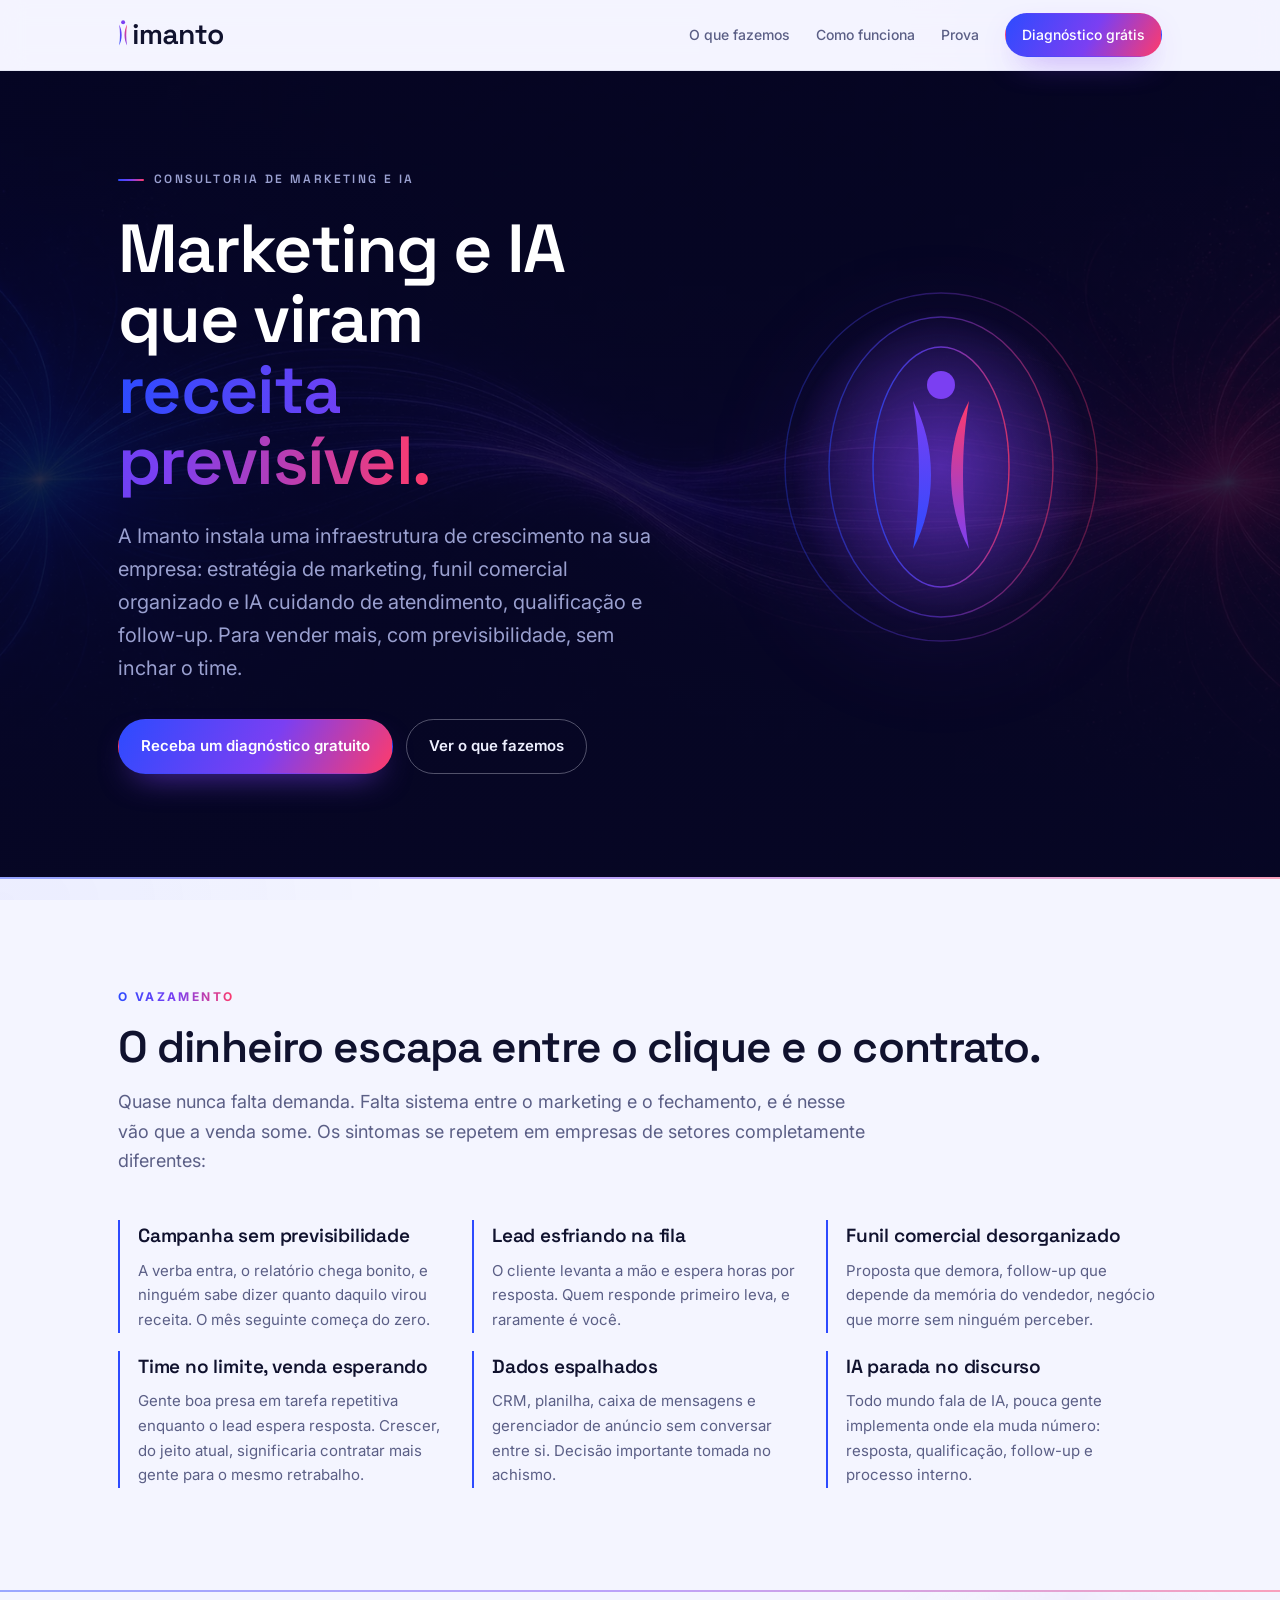
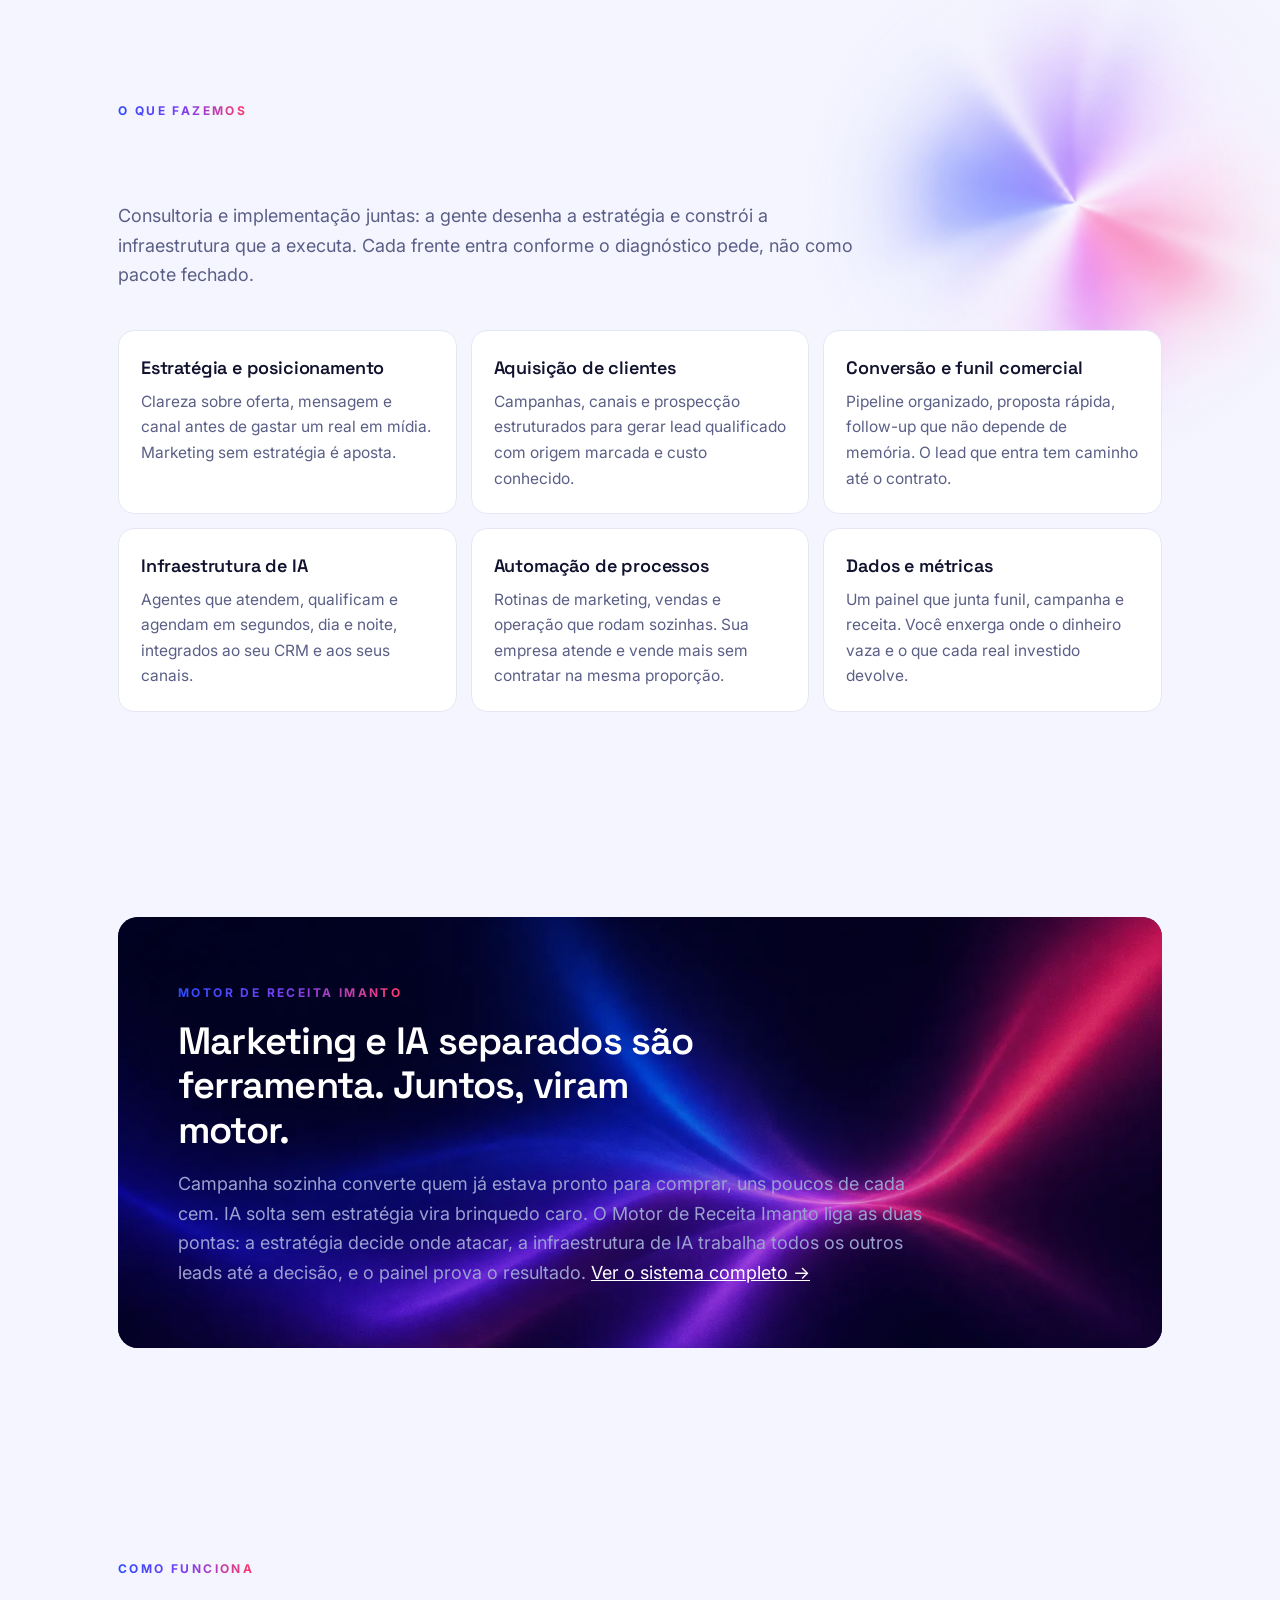
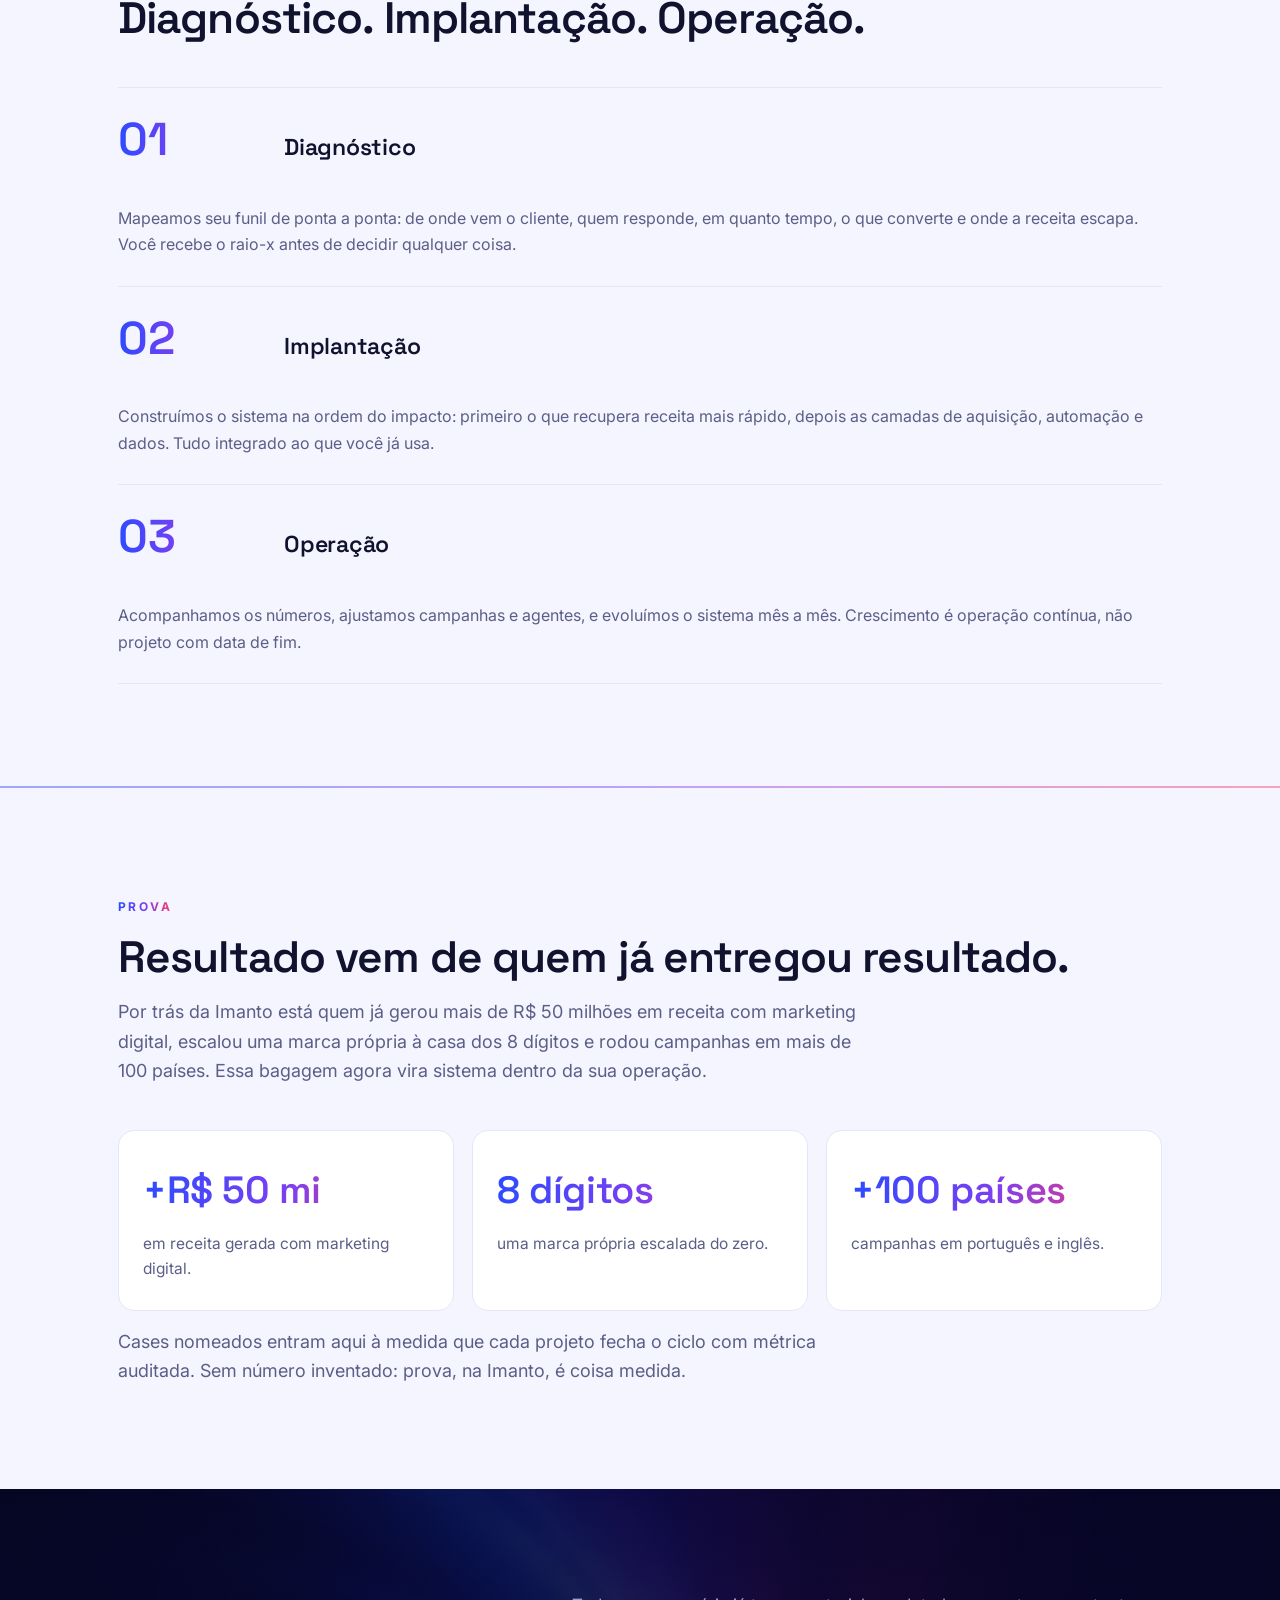
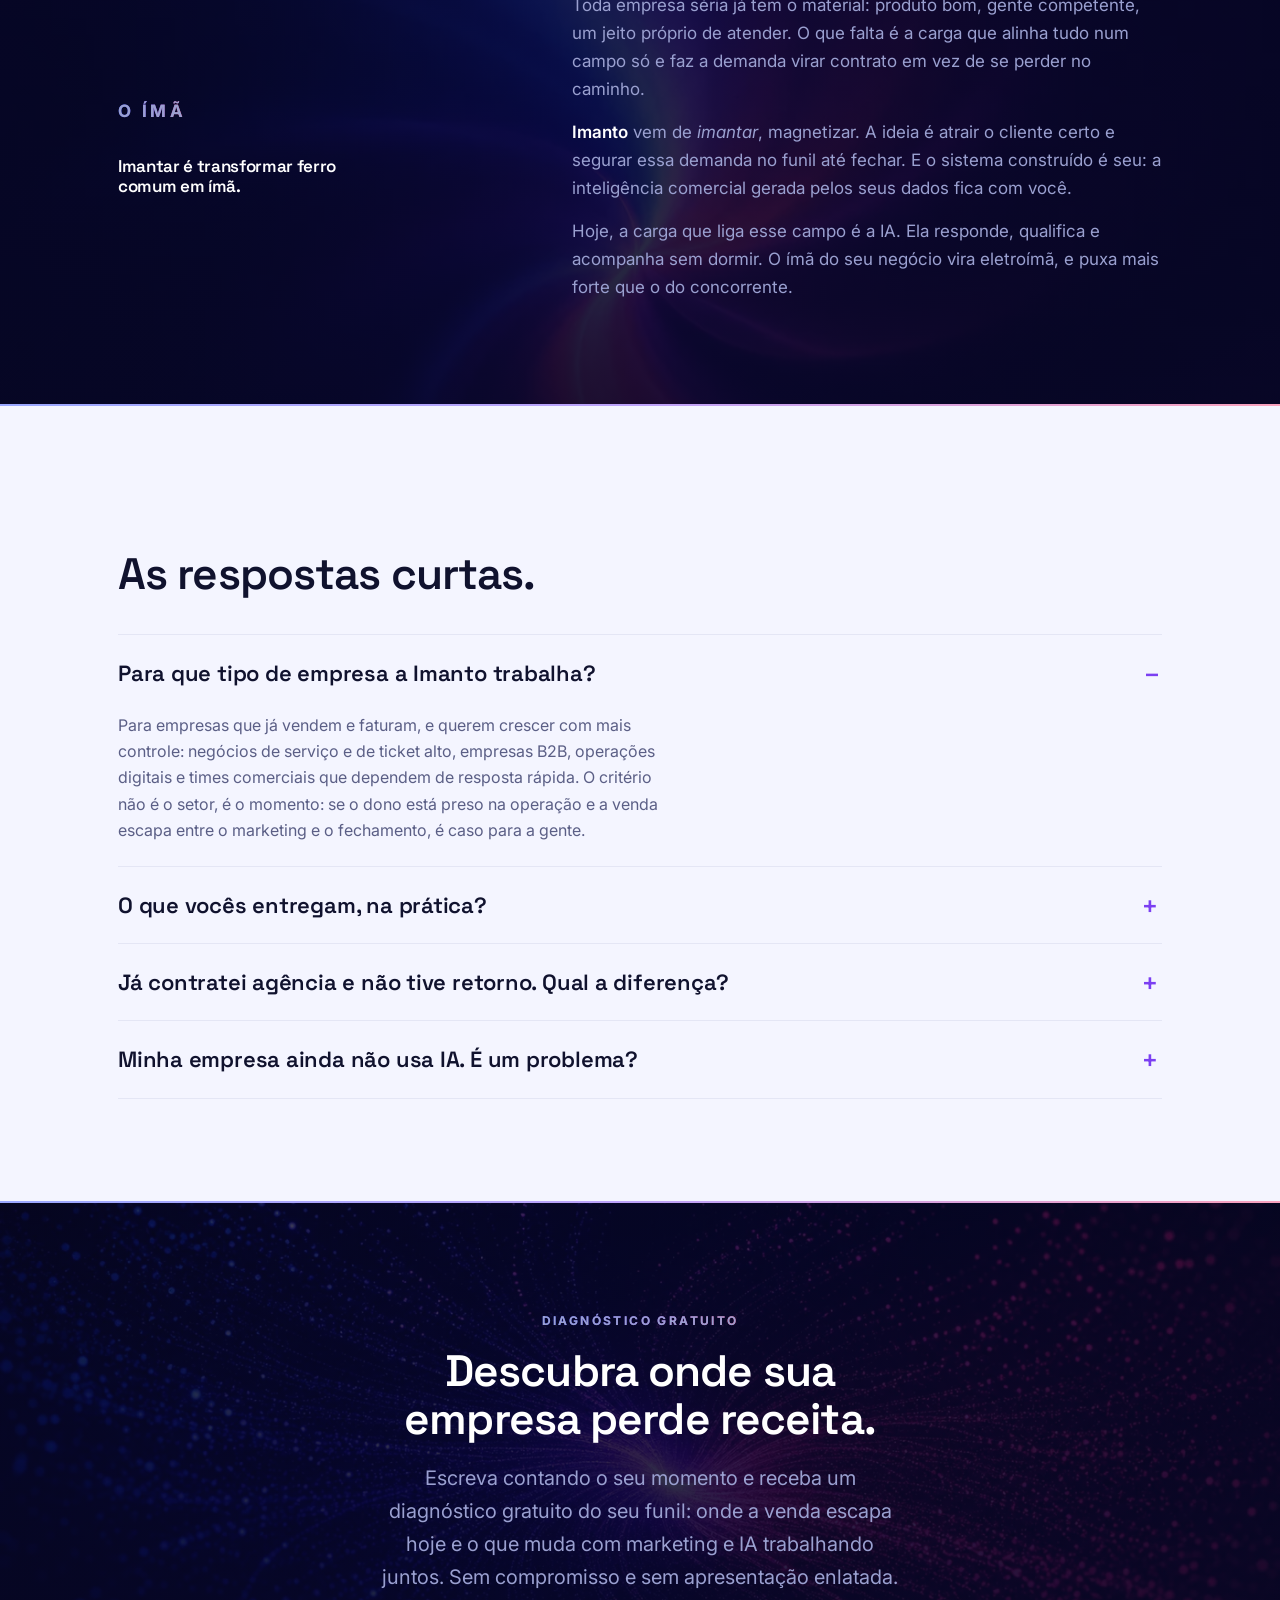
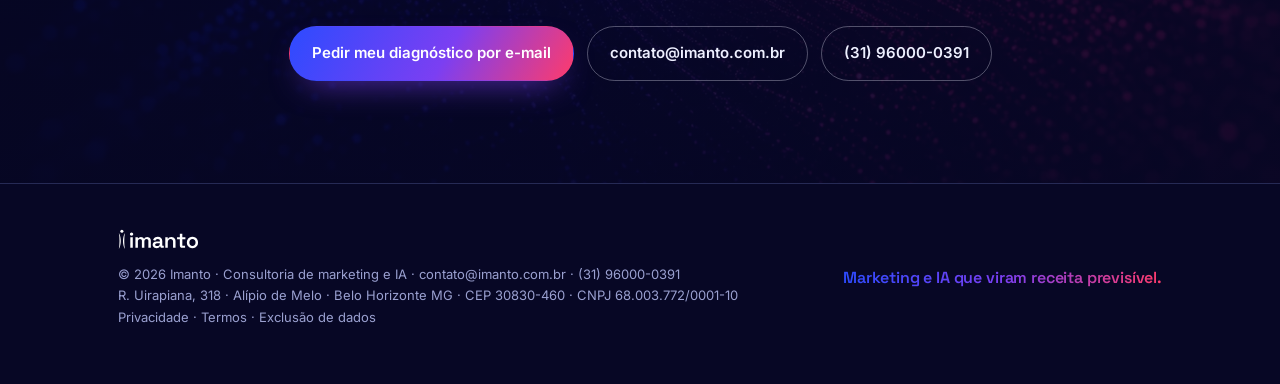
<file: index.html>
<!DOCTYPE html>
<html lang="pt-BR">
<head>
<meta charset="UTF-8" />
<meta name="viewport" content="width=device-width, initial-scale=1.0" />
<title>Imanto · consultoria de marketing e IA</title>
<meta name="description" content="A Imanto une estratégia de marketing, automação e infraestrutura de IA para organizar aquisição, conversão e atendimento, e transformar isso em crescimento previsível." />
<meta name="robots" content="index, follow, max-image-preview:large" />
<meta name="author" content="Imanto" />
<meta name="theme-color" content="#F4F5FF" />
<link rel="canonical" href="https://imanto.com.br/" />
<link rel="icon" type="image/png" sizes="32x32" href="/assets/imanto-favicon-32.png" />
<link rel="icon" type="image/png" sizes="16x16" href="/assets/imanto-favicon-16.png" />
<link rel="icon" type="image/png" sizes="512x512" href="/assets/imanto-favicon-512.png" />
<link rel="apple-touch-icon" href="/assets/imanto-favicon-192.png" />

<meta property="og:type" content="website" />
<meta property="og:site_name" content="Imanto" />
<meta property="og:title" content="Imanto · marketing e IA que viram receita previsível" />
<meta property="og:description" content="Estratégia de marketing, automação e infraestrutura de IA num sistema só: aquisição, conversão, atendimento e dados trabalhando juntos para crescer com previsibilidade." />
<meta property="og:url" content="https://imanto.com.br/" />
<meta property="og:image" content="https://imanto.com.br/assets/imanto-og.jpg" />
<meta property="og:image:width" content="1200" />
<meta property="og:image:height" content="630" />
<meta property="og:locale" content="pt_BR" />
<meta name="twitter:card" content="summary_large_image" />
<meta name="twitter:title" content="Imanto · marketing e IA que viram receita previsível" />
<meta name="twitter:description" content="A Imanto une estratégia de marketing, automação e infraestrutura de IA para organizar aquisição, conversão e atendimento, e transformar isso em crescimento previsível." />
<meta name="twitter:image" content="https://imanto.com.br/assets/imanto-og.jpg" />

<link rel="preconnect" href="https://fonts.googleapis.com" />
<link rel="preconnect" href="https://fonts.gstatic.com" crossorigin />
<link href="https://fonts.googleapis.com/css2?family=Space+Grotesk:wght@400;500;600;700&family=Inter:wght@400;500;600&display=swap" rel="stylesheet" />
<link rel="stylesheet" href="/assets/site.css" />

<script type="application/ld+json">
{
  "@context": "https://schema.org",
  "@graph": [
    { "@type": "Organization", "@id": "https://imanto.com.br/#org", "name": "Imanto",
      "url": "https://imanto.com.br/", "logo": "https://imanto.com.br/assets/imanto-favicon-512.png",
      "description": "Imanto é uma consultoria de marketing e IA. Une estratégia, automação e infraestrutura de inteligência artificial para organizar aquisição, conversão, atendimento e dados, e transformar isso em crescimento previsível.",
      "slogan": "Marketing e IA que viram receita previsível.", "areaServed": "BR", "email": "contato@imanto.com.br",
      "taxID": "68.003.772/0001-10",
      "address": {"@type":"PostalAddress","streetAddress":"R. Uirapiana, 318","addressLocality":"Belo Horizonte","addressRegion":"MG","postalCode":"30830-460","addressCountry":"BR"},
      "telephone": "+55 31 96000-0391",
      "sameAs": [] },
    { "@type": "WebSite", "@id": "https://imanto.com.br/#website", "url": "https://imanto.com.br/",
      "name": "Imanto", "inLanguage": "pt-BR", "publisher": {"@id":"https://imanto.com.br/#org"} },
    { "@type": "ProfessionalService", "@id": "https://imanto.com.br/#service", "name": "Imanto",
      "url": "https://imanto.com.br/", "image": "https://imanto.com.br/assets/imanto-og.jpg",
      "description": "Consultoria e implementação de marketing, automação e infraestrutura de IA: estratégia e posicionamento, aquisição de clientes, conversão e funil comercial, agentes de IA para atendimento e qualificação, automação de processos e painel de dados com ROI.",
      "areaServed": "BR", "serviceType": "Consultoria de marketing, automação e infraestrutura de IA",
      "taxID": "68.003.772/0001-10",
      "address": {"@type":"PostalAddress","streetAddress":"R. Uirapiana, 318","addressLocality":"Belo Horizonte","addressRegion":"MG","postalCode":"30830-460","addressCountry":"BR"},
      "telephone": "+55 31 96000-0391",
      "provider": {"@id":"https://imanto.com.br/#org"} },
    { "@type": "FAQPage", "@id": "https://imanto.com.br/#faq", "mainEntity": [
      { "@type": "Question", "name": "Para que tipo de empresa a Imanto trabalha?", "acceptedAnswer": {"@type":"Answer","text":"Para empresas que já vendem e faturam, e querem crescer com mais controle: negócios de serviço e de ticket alto, empresas B2B, operações digitais e times comerciais que dependem de resposta rápida. O critério não é o setor, é o momento: se o dono está preso na operação e a venda escapa entre o marketing e o fechamento, é caso para a Imanto."} },
      { "@type": "Question", "name": "O que vocês entregam, na prática?", "acceptedAnswer": {"@type":"Answer","text":"O Motor de Receita Imanto: diagnóstico do funil, estratégia de aquisição, atendimento e qualificação com IA, follow-up automático, automação de processos internos e um painel que mostra o que cada etapa gera de receita."} },
      { "@type": "Question", "name": "Já contratei agência e não tive retorno. Qual a diferença?", "acceptedAnswer": {"@type":"Answer","text":"Agência tradicional entrega campanha e relatório, e converte só quem já estava pronto para comprar. A Imanto cuida do sistema inteiro: o que acontece com o lead depois do clique, quem responde, em quanto tempo, o que vira proposta e o que fecha. A campanha é uma peça; o resultado vem do conjunto."} },
      { "@type": "Question", "name": "Minha empresa ainda não usa IA. É um problema?", "acceptedAnswer": {"@type":"Answer","text":"Nenhum. A maioria dos nossos projetos começa exatamente aí. Primeiro diagnosticamos onde o trabalho manual e a demora custam dinheiro; a IA entra nesses pontos, medida por resultado, não como enfeite tecnológico."} }
    ]}
  ]
}
</script>
</head>
<body>
<a href="#main" class="skip">Pular para o conteúdo</a>

<header>
  <div class="wrap nav">
    <a class="brand" href="/" aria-label="Imanto">
      <img class="brand__logo" src="/logo-kit/imanto-h-cor-claro.svg" alt="Imanto" />
    </a>
    <nav class="nav__links" aria-label="Principal">
      <a href="#fazemos">O que fazemos</a>
      <a href="/servicos">Como funciona</a>
      <a href="#prova">Prova</a>
      <a href="#contato" class="btn btn--solid btn--sm">Diagnóstico grátis</a>
    </nav>
  </div>
</header>

<main id="main">
  <!-- HERO -->
  <section class="hero sec-dark">
    <img class="bg-art" src="/assets/img/ilu-campo-a-16x9.webp" alt="" aria-hidden="true" fetchpriority="high" />
    <div class="veil" aria-hidden="true"></div>
    <div class="wrap hero__grid">
      <div class="reveal">
        <span class="kicker">Consultoria de marketing e IA</span>
        <h1>Marketing e IA que viram <em>receita previsível.</em></h1>
        <p class="lede">A Imanto instala uma infraestrutura de crescimento na sua empresa: estratégia de marketing, funil comercial organizado e IA cuidando de atendimento, qualificação e follow-up. Para vender mais, com previsibilidade, sem inchar o time.</p>
        <div class="hero__cta">
          <a href="#contato" class="btn btn--solid">Receba um diagnóstico gratuito</a>
          <a href="#fazemos" class="btn btn--ghost">Ver o que fazemos</a>
        </div>
      </div>
      <div class="hero__art reveal" aria-hidden="true">
        <svg viewBox="0 0 360 360" fill="none" xmlns="http://www.w3.org/2000/svg" role="img" aria-label="Campo magnético da Imanto">
          <defs>
            <linearGradient id="vPB" x1="0" y1="0" x2="0" y2="1"><stop offset="0" stop-color="#7b3ff2"/><stop offset="1" stop-color="#2d4bff"/></linearGradient>
            <linearGradient id="vRP" x1="0" y1="0" x2="0" y2="1"><stop offset="0" stop-color="#ff3b6b"/><stop offset="1" stop-color="#7b3ff2"/></linearGradient>
            <linearGradient id="fl" x1="0" y1="0" x2="1" y2="0"><stop offset="0" stop-color="#2D4BFF"/><stop offset=".5" stop-color="#7B3FF2"/><stop offset="1" stop-color="#FF3B6B"/></linearGradient>
            <radialGradient id="glow" cx="50%" cy="50%" r="50%"><stop offset="0" stop-color="rgba(123,63,242,.55)"/><stop offset="1" stop-color="rgba(123,63,242,0)"/></radialGradient>
          </defs>
          <ellipse cx="180" cy="180" rx="150" ry="160" fill="url(#glow)"/>
          <g fill="none" stroke="url(#fl)" stroke-width="1.4">
            <ellipse cx="180" cy="180" rx="68" ry="120" opacity=".75"/>
            <ellipse cx="180" cy="180" rx="112" ry="150" opacity=".5"/>
            <ellipse cx="180" cy="180" rx="156" ry="174" opacity=".32"/>
          </g>
          <g transform="translate(60,68) scale(2)">
            <path d="M46 23 C58 45,58 75,46 97 C50 75,50 45,46 23 Z" fill="url(#vPB)"/>
            <path d="M74 23 C62 45,62 75,74 97 C70 75,70 45,74 23 Z" fill="url(#vRP)"/>
            <circle cx="60" cy="15" r="7" fill="#7b3ff2"/>
          </g>
        </svg>
      </div>
    </div>
  </section>

  <hr class="vein" />

  <!-- PROBLEMA -->
  <section id="problema">
    <div class="wrap">
      <p class="eyebrow reveal">O vazamento</p>
      <h2 class="reveal">O dinheiro escapa entre o clique e o contrato.</h2>
      <p class="section__intro reveal">Quase nunca falta demanda. Falta sistema entre o marketing e o fechamento, e é nesse vão que a venda some. Os sintomas se repetem em empresas de setores completamente diferentes:</p>
      <div class="grid3">
        <div class="problem reveal"><h3>Campanha sem previsibilidade</h3><p>A verba entra, o relatório chega bonito, e ninguém sabe dizer quanto daquilo virou receita. O mês seguinte começa do zero.</p></div>
        <div class="problem reveal"><h3>Lead esfriando na fila</h3><p>O cliente levanta a mão e espera horas por resposta. Quem responde primeiro leva, e raramente é você.</p></div>
        <div class="problem reveal"><h3>Funil comercial desorganizado</h3><p>Proposta que demora, follow-up que depende da memória do vendedor, negócio que morre sem ninguém perceber.</p></div>
        <div class="problem reveal"><h3>Time no limite, venda esperando</h3><p>Gente boa presa em tarefa repetitiva enquanto o lead espera resposta. Crescer, do jeito atual, significaria contratar mais gente para o mesmo retrabalho.</p></div>
        <div class="problem reveal"><h3>Dados espalhados</h3><p>CRM, planilha, caixa de mensagens e gerenciador de anúncio sem conversar entre si. Decisão importante tomada no achismo.</p></div>
        <div class="problem reveal"><h3>IA parada no discurso</h3><p>Todo mundo fala de IA, pouca gente implementa onde ela muda número: resposta, qualificação, follow-up e processo interno.</p></div>
      </div>
    </div>
  </section>

  <hr class="vein" />

  <!-- O QUE FAZEMOS -->
  <section id="fazemos" class="sec-accent">
    <img class="accent-art" src="/assets/img/ilu-aurora-light-1x1.webp" alt="" aria-hidden="true" loading="lazy" />
    <div class="wrap">
      <p class="eyebrow reveal">O que fazemos</p>
      <h2 class="reveal">Seis frentes, um sistema só.</h2>
      <p class="section__intro reveal">Consultoria e implementação juntas: a gente desenha a estratégia e constrói a infraestrutura que a executa. Cada frente entra conforme o diagnóstico pede, não como pacote fechado.</p>
      <div class="grid-eco">
        <div class="card eco-card reveal"><h3>Estratégia e posicionamento</h3><p>Clareza sobre oferta, mensagem e canal antes de gastar um real em mídia. Marketing sem estratégia é aposta.</p></div>
        <div class="card eco-card reveal"><h3>Aquisição de clientes</h3><p>Campanhas, canais e prospecção estruturados para gerar lead qualificado com origem marcada e custo conhecido.</p></div>
        <div class="card eco-card reveal"><h3>Conversão e funil comercial</h3><p>Pipeline organizado, proposta rápida, follow-up que não depende de memória. O lead que entra tem caminho até o contrato.</p></div>
        <div class="card eco-card reveal"><h3>Infraestrutura de IA</h3><p>Agentes que atendem, qualificam e agendam em segundos, dia e noite, integrados ao seu CRM e aos seus canais.</p></div>
        <div class="card eco-card reveal"><h3>Automação de processos</h3><p>Rotinas de marketing, vendas e operação que rodam sozinhas. Sua empresa atende e vende mais sem contratar na mesma proporção.</p></div>
        <div class="card eco-card reveal"><h3>Dados e métricas</h3><p>Um painel que junta funil, campanha e receita. Você enxerga onde o dinheiro vaza e o que cada real investido devolve.</p></div>
      </div>
    </div>
  </section>

  <!-- MOTOR -->
  <section id="motor">
    <div class="wrap">
      <div class="band reveal">
        <img class="band__art" src="/assets/img/ilu-aurora-a-16x9.webp" alt="" aria-hidden="true" loading="lazy" />
        <p class="eyebrow">Motor de Receita Imanto</p>
        <p class="statement">Marketing e IA separados são ferramenta. Juntos, viram motor.</p>
        <p class="section__intro">Campanha sozinha converte quem já estava pronto para comprar, uns poucos de cada cem. IA solta sem estratégia vira brinquedo caro. O Motor de Receita Imanto liga as duas pontas: a estratégia decide onde atacar, a infraestrutura de IA trabalha todos os outros leads até a decisão, e o painel prova o resultado. <a href="/servicos" style="color:#fff;text-decoration:underline">Ver o sistema completo →</a></p>
      </div>
    </div>
  </section>

  <!-- COMO FUNCIONA -->
  <section id="como">
    <div class="wrap">
      <p class="eyebrow reveal">Como funciona</p>
      <h2 class="reveal">Diagnóstico. Implantação. Operação.</h2>
      <div class="steps">
        <div class="step reveal"><div class="step__n">01</div><h3>Diagnóstico</h3><p>Mapeamos seu funil de ponta a ponta: de onde vem o cliente, quem responde, em quanto tempo, o que converte e onde a receita escapa. Você recebe o raio-x antes de decidir qualquer coisa.</p></div>
        <div class="step reveal"><div class="step__n">02</div><h3>Implantação</h3><p>Construímos o sistema na ordem do impacto: primeiro o que recupera receita mais rápido, depois as camadas de aquisição, automação e dados. Tudo integrado ao que você já usa.</p></div>
        <div class="step reveal"><div class="step__n">03</div><h3>Operação</h3><p>Acompanhamos os números, ajustamos campanhas e agentes, e evoluímos o sistema mês a mês. Crescimento é operação contínua, não projeto com data de fim.</p></div>
      </div>
    </div>
  </section>

  <hr class="vein" />

  <!-- PROVA -->
  <section id="prova">
    <div class="wrap">
      <p class="eyebrow reveal">Prova</p>
      <h2 class="reveal">Resultado vem de quem já entregou resultado.</h2>
      <p class="section__intro reveal">Por trás da Imanto está quem já gerou mais de R$ 50 milhões em receita com marketing digital, escalou uma marca própria à casa dos 8 dígitos e rodou campanhas em mais de 100 países. Essa bagagem agora vira sistema dentro da sua operação.</p>
      <div class="grid3">
        <div class="card stat reveal"><h3>+R$ 50 mi</h3><p>em receita gerada com marketing digital.</p></div>
        <div class="card stat reveal"><h3>8 dígitos</h3><p>uma marca própria escalada do zero.</p></div>
        <div class="card stat reveal"><h3>+100 países</h3><p>campanhas em português e inglês.</p></div>
      </div>
      <p class="section__intro reveal">Cases nomeados entram aqui à medida que cada projeto fecha o ciclo com métrica auditada. Sem número inventado: prova, na Imanto, é coisa medida.</p>
    </div>
  </section>

  <!-- ORIGEM / O IMA -->
  <section id="origem" class="sec-dark">
    <img class="bg-art" src="/assets/img/ilu-aurora-b-1x1.webp" alt="" aria-hidden="true" loading="lazy" />
    <div class="veil" aria-hidden="true"></div>
    <div class="wrap origin">
      <div class="origin__grid">
        <div class="reveal"><p class="eyebrow">O ímã</p><p class="statement">Imantar é transformar ferro comum em ímã.</p></div>
        <div class="reveal">
          <p>Toda empresa séria já tem o material: produto bom, gente competente, um jeito próprio de atender. O que falta é a carga que alinha tudo num campo só e faz a demanda virar contrato em vez de se perder no caminho.</p>
          <p><strong>Imanto</strong> vem de <em>imantar</em>, magnetizar. A ideia é atrair o cliente certo e segurar essa demanda no funil até fechar. E o sistema construído é seu: a inteligência comercial gerada pelos seus dados fica com você.</p>
          <p>Hoje, a carga que liga esse campo é a IA. Ela responde, qualifica e acompanha sem dormir. O ímã do seu negócio vira eletroímã, e puxa mais forte que o do concorrente.</p>
        </div>
      </div>
    </div>
  </section>

  <hr class="vein" />

  <!-- FAQ -->
  <section id="faq">
    <div class="wrap">
      <p class="eyebrow reveal">Perguntas</p>
      <h2 class="reveal">As respostas curtas.</h2>
      <div class="faq">
        <details class="faq__item reveal" open><summary>Para que tipo de empresa a Imanto trabalha?</summary><p>Para empresas que já vendem e faturam, e querem crescer com mais controle: negócios de serviço e de ticket alto, empresas B2B, operações digitais e times comerciais que dependem de resposta rápida. O critério não é o setor, é o momento: se o dono está preso na operação e a venda escapa entre o marketing e o fechamento, é caso para a gente.</p></details>
        <details class="faq__item reveal"><summary>O que vocês entregam, na prática?</summary><p>O Motor de Receita Imanto: diagnóstico do funil, estratégia de aquisição, atendimento e qualificação com IA, follow-up automático, automação de processos internos e um painel que mostra o que cada etapa gera de receita.</p></details>
        <details class="faq__item reveal"><summary>Já contratei agência e não tive retorno. Qual a diferença?</summary><p>Agência tradicional entrega campanha e relatório, e converte só quem já estava pronto para comprar. A gente cuida do sistema inteiro: o que acontece com o lead depois do clique, quem responde, em quanto tempo, o que vira proposta e o que fecha. A campanha é uma peça; o resultado vem do conjunto.</p></details>
        <details class="faq__item reveal"><summary>Minha empresa ainda não usa IA. É um problema?</summary><p>Nenhum. A maioria dos projetos começa exatamente aí. Primeiro diagnosticamos onde o trabalho manual e a demora custam dinheiro; a IA entra nesses pontos, medida por resultado, não como enfeite tecnológico.</p></details>
      </div>
    </div>
  </section>

  <hr class="vein" />

  <!-- CTA -->
  <section id="contato" class="cta sec-dark">
    <img class="bg-art" src="/assets/img/ilu-particulas-a-16x9.webp" alt="" aria-hidden="true" loading="lazy" />
    <div class="veil" aria-hidden="true"></div>
    <div class="wrap">
      <p class="eyebrow reveal">Diagnóstico gratuito</p>
      <h2 class="reveal">Descubra onde sua empresa perde receita.</h2>
      <p class="lede reveal">Escreva contando o seu momento e receba um diagnóstico gratuito do seu funil: onde a venda escapa hoje e o que muda com marketing e IA trabalhando juntos. Sem compromisso e sem apresentação enlatada.</p>
      <div class="cta__row reveal">
        <a href="mailto:contato@imanto.com.br?subject=Quero%20o%20diagn%C3%B3stico%20gratuito%20do%20meu%20funil" class="btn btn--solid">Pedir meu diagnóstico por e-mail</a>
        <a href="mailto:contato@imanto.com.br" class="btn btn--ghost">contato@imanto.com.br</a>
        <a href="tel:+5531960000391" class="btn btn--ghost">(31) 96000-0391</a>
      </div>
    </div>
  </section>
</main>

<footer>
  <div class="wrap foot">
    <div>
      <img class="foot__logo" src="/logo-kit/imanto-h-branco.svg" alt="Imanto" />
      <small>© 2026 Imanto · Consultoria de marketing e IA · <a href="mailto:contato@imanto.com.br" style="color:inherit">contato@imanto.com.br</a> · <a href="tel:+5531960000391" style="color:inherit">(31) 96000-0391</a><br>R. Uirapiana, 318 · Alípio de Melo · Belo Horizonte MG · CEP 30830-460 · CNPJ 68.003.772/0001-10<br><a href="/privacidade/" style="color:inherit">Privacidade</a> · <a href="/termos/" style="color:inherit">Termos</a> · <a href="/exclusao-de-dados/" style="color:inherit">Exclusão de dados</a></small>
    </div>
    <div class="foot__tag">Marketing e IA que viram receita previsível.</div>
  </div>
</footer>

<script src="/assets/site.js"></script>
</body>
</html>
</file>
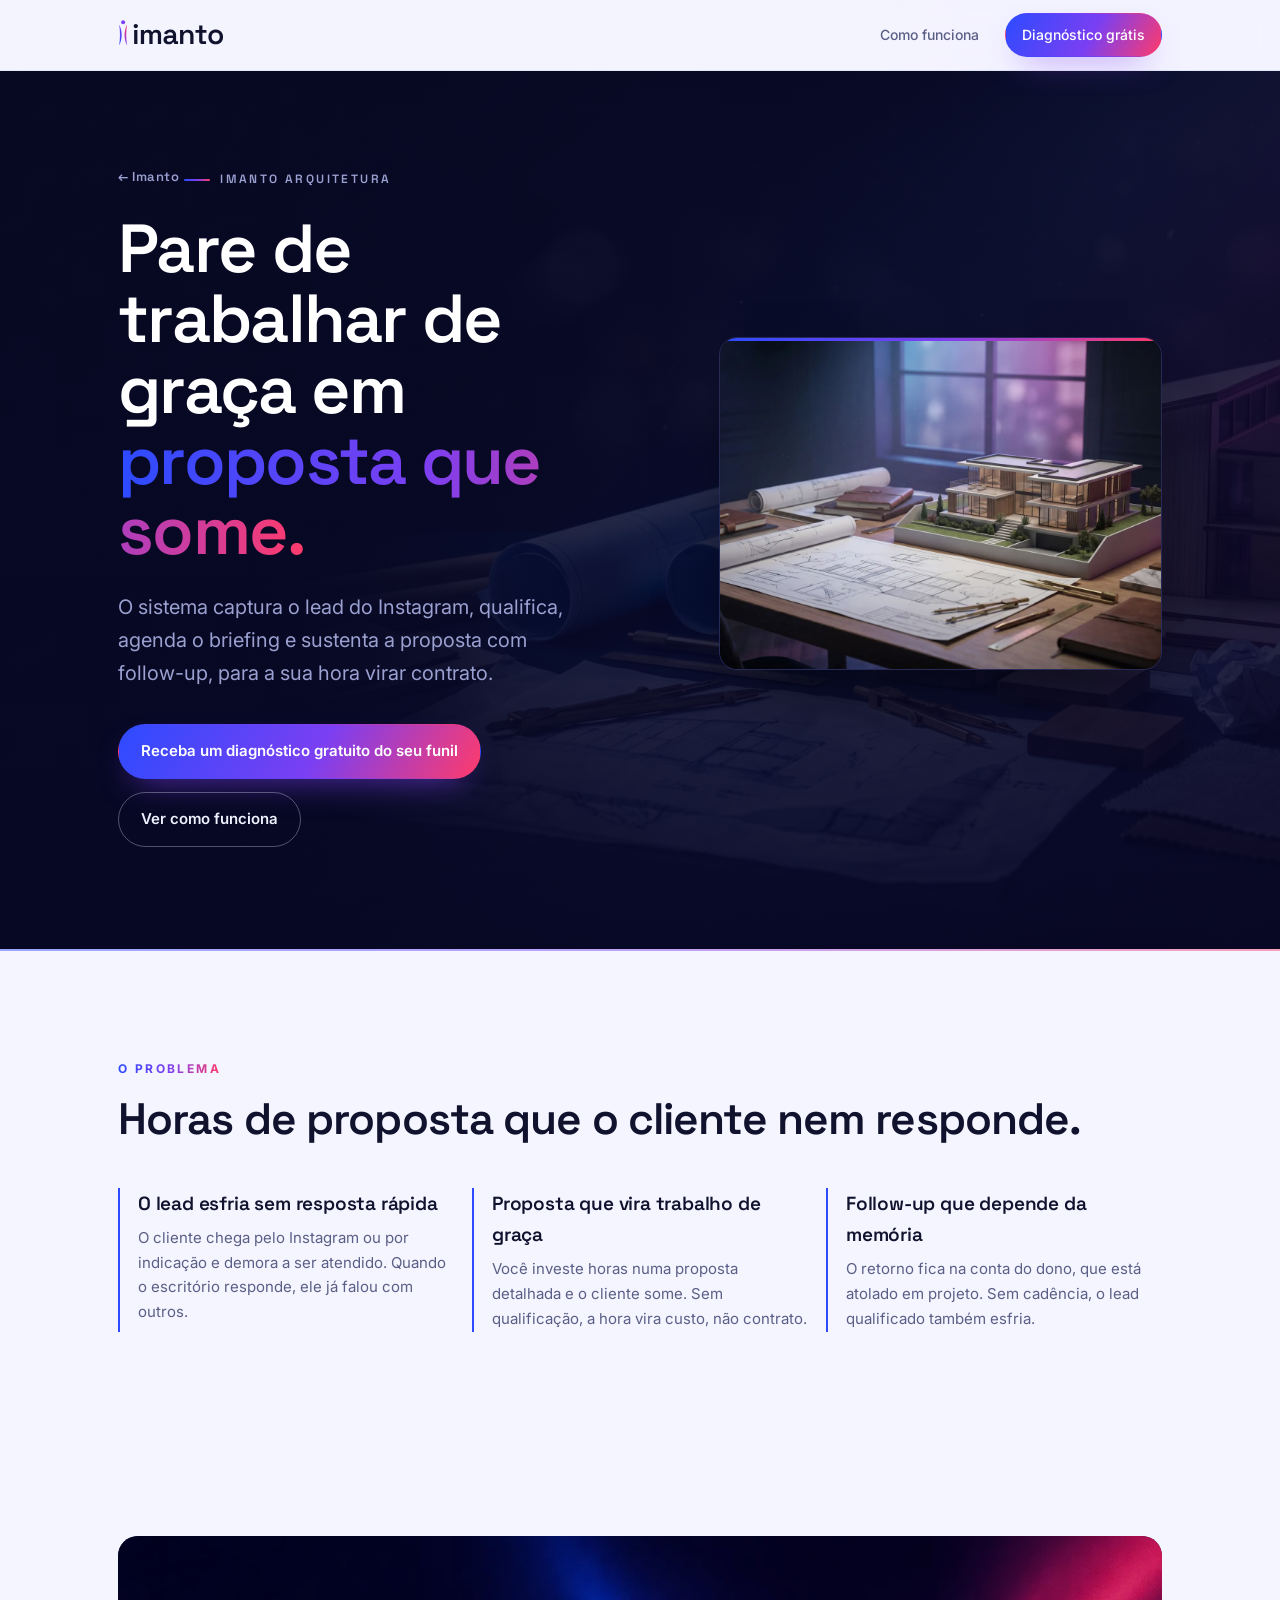
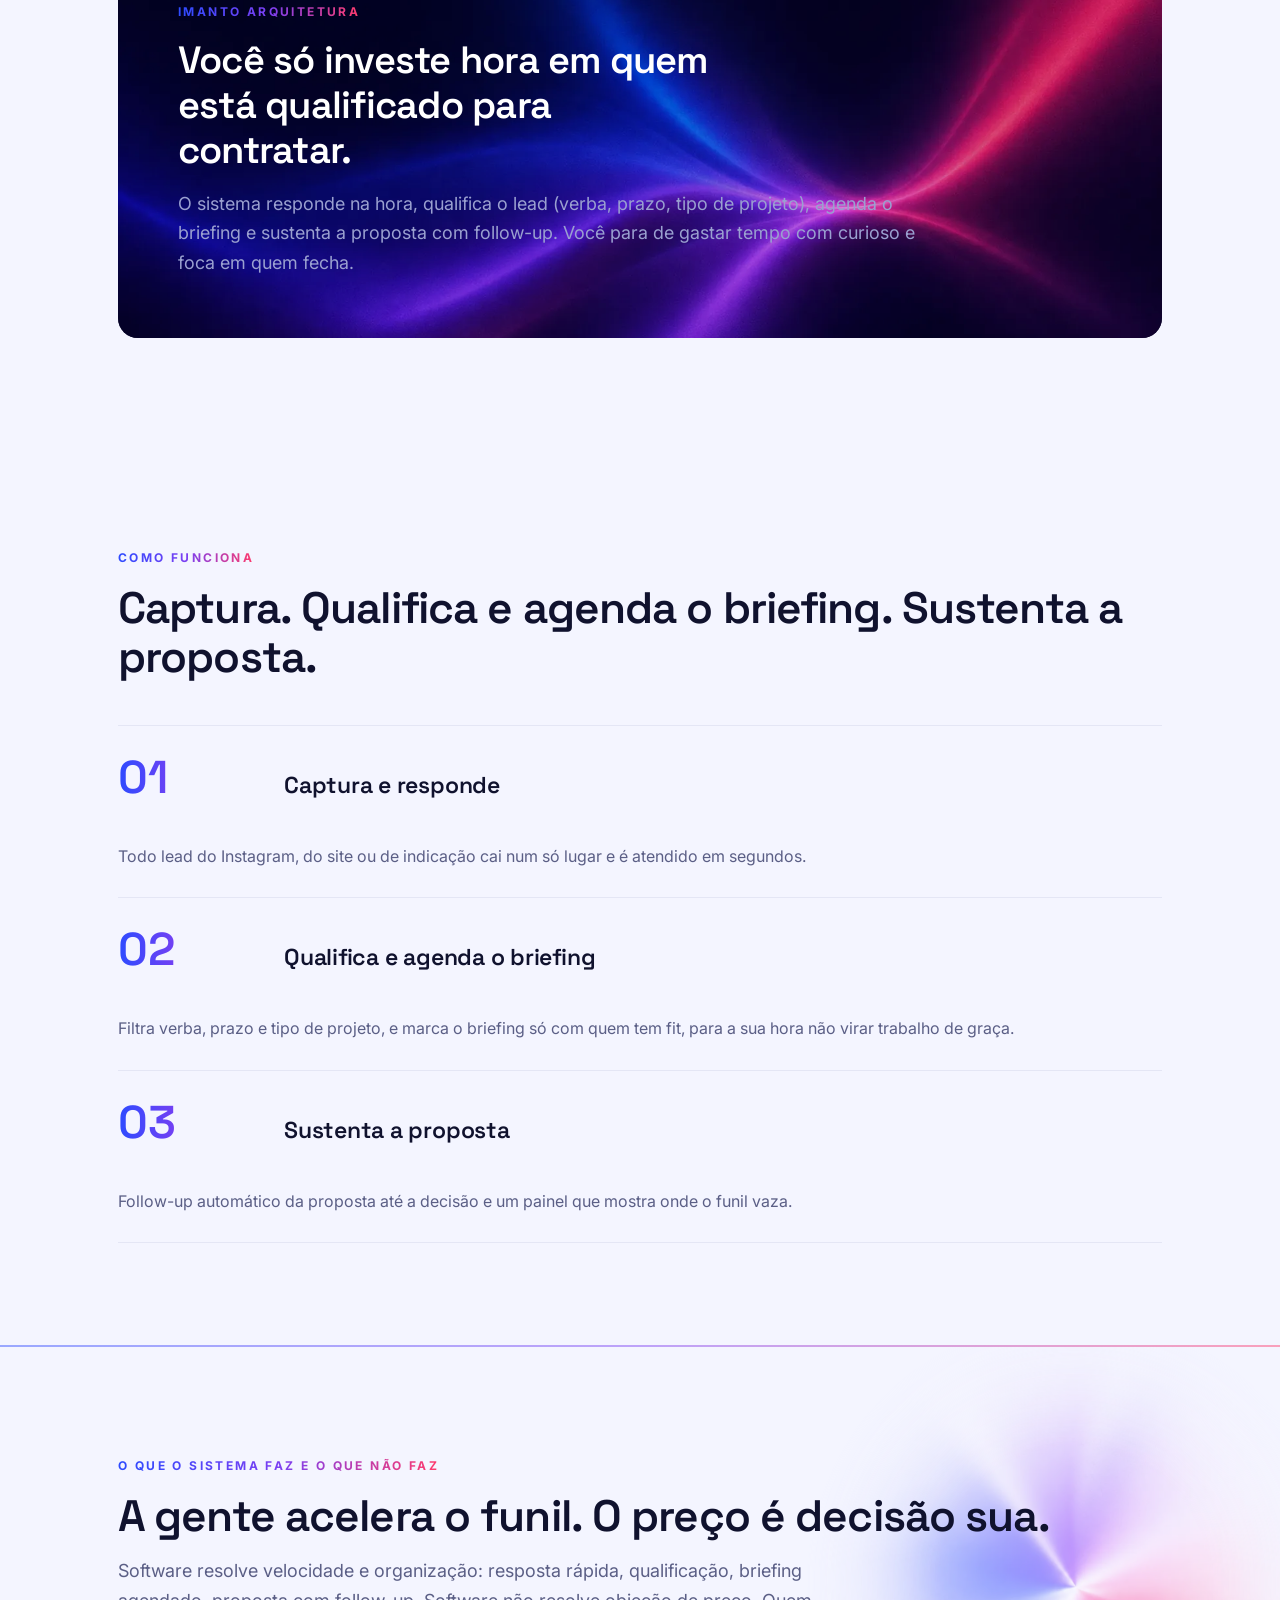
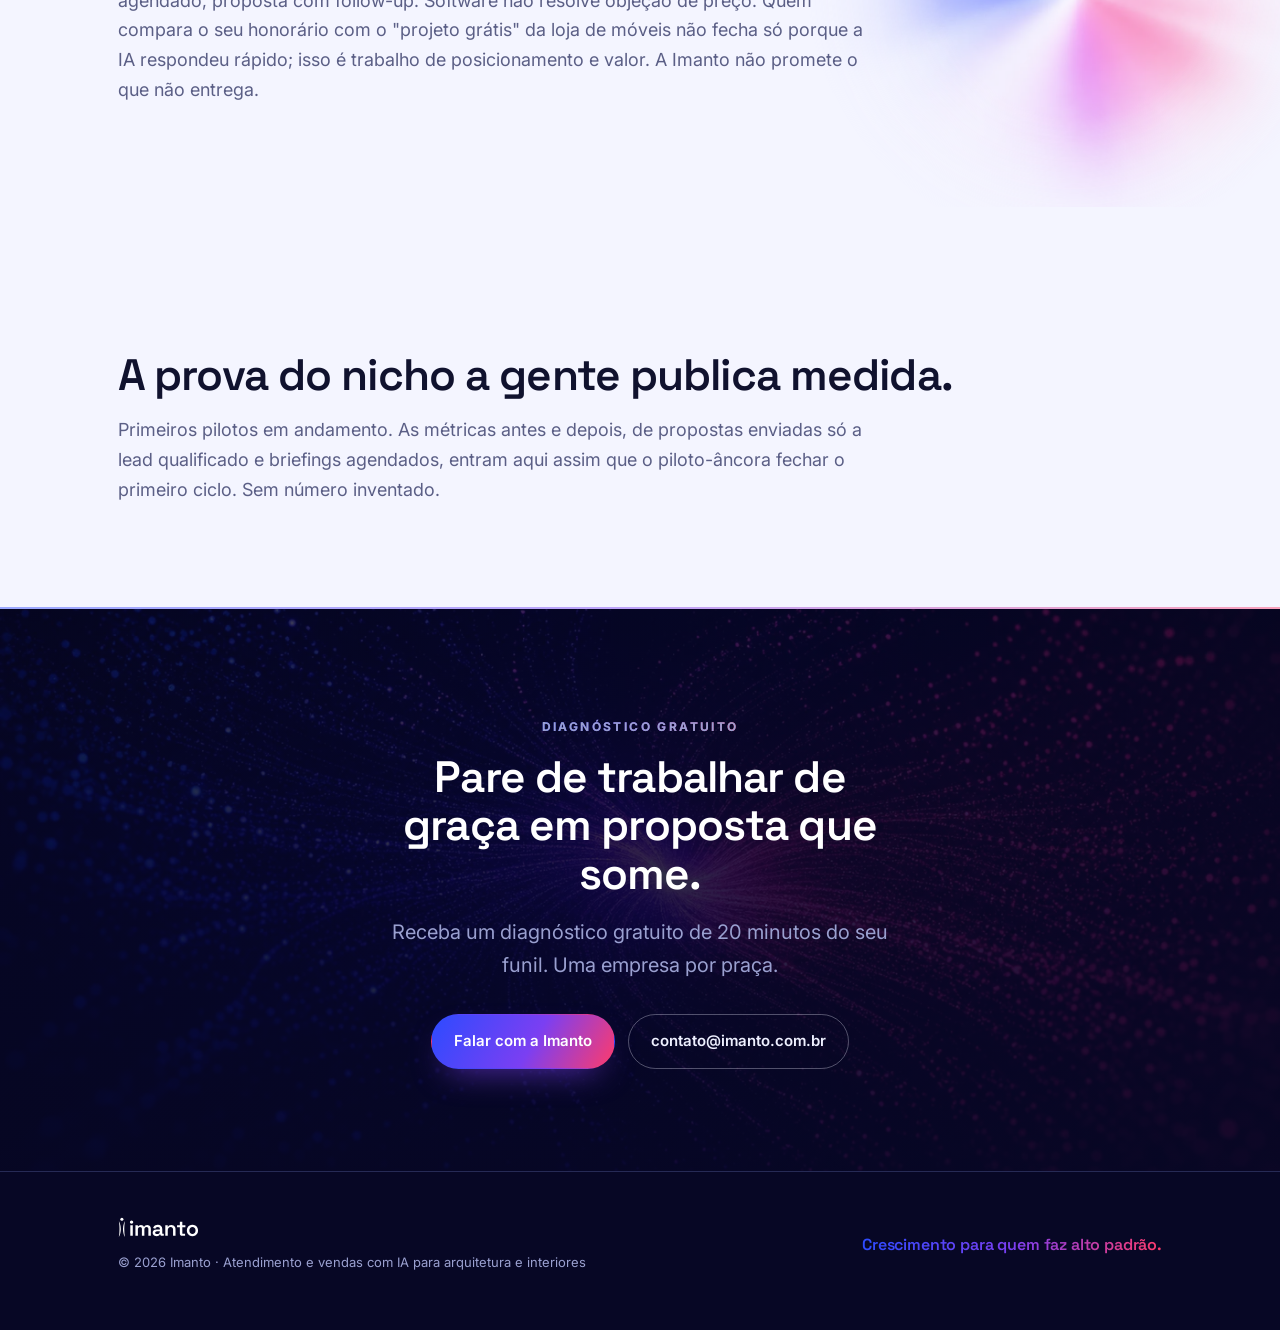
<file: arquitetura/index.html>
<!DOCTYPE html>
<html lang="pt-BR">
<head>
<meta charset="UTF-8" />
<meta name="viewport" content="width=device-width, initial-scale=1.0" />
<title>Imanto Arquitetura · pare de trabalhar de graça em proposta que some</title>
<meta name="description" content="O sistema captura o lead do Instagram, qualifica, agenda o briefing e sustenta a proposta com follow-up, para a sua hora virar contrato." />
<meta name="robots" content="noindex, follow" />
<meta name="theme-color" content="#F4F5FF" />
<link rel="canonical" href="https://imanto.com.br/arquitetura/" />
<link rel="icon" type="image/png" sizes="32x32" href="/assets/imanto-favicon-32.png" />
<link rel="icon" type="image/png" sizes="512x512" href="/assets/imanto-favicon-512.png" />
<link rel="apple-touch-icon" href="/assets/imanto-favicon-192.png" />
<meta property="og:type" content="website" />
<meta property="og:site_name" content="Imanto" />
<meta property="og:title" content="Imanto Arquitetura · pare de trabalhar de graça em proposta que some" />
<meta property="og:description" content="Captura o lead do Instagram, qualifica, agenda o briefing e sustenta a proposta com follow-up." />
<meta property="og:url" content="https://imanto.com.br/arquitetura/" />
<meta property="og:image" content="https://imanto.com.br/assets/imanto-og.jpg" />
<meta property="og:locale" content="pt_BR" />
<link rel="preconnect" href="https://fonts.googleapis.com" />
<link rel="preconnect" href="https://fonts.gstatic.com" crossorigin />
<link href="https://fonts.googleapis.com/css2?family=Space+Grotesk:wght@400;500;600;700&family=Inter:wght@400;500;600&display=swap" rel="stylesheet" />
<link rel="stylesheet" href="/assets/site.css" />
<script type="application/ld+json">
{
  "@context": "https://schema.org",
  "@graph": [
    { "@type": "ProfessionalService", "@id": "https://imanto.com.br/arquitetura/#service", "name": "Imanto Arquitetura",
      "url": "https://imanto.com.br/arquitetura/", "image": "https://imanto.com.br/assets/imanto-og.jpg",
      "description": "Sistema de aquisição e atendimento com IA para escritórios de arquitetura e design de interiores: captura o lead do Instagram, qualifica, agenda o briefing e sustenta a proposta com follow-up.",
      "areaServed": "BR", "serviceType": "Atendimento e vendas com IA para arquitetura e interiores",
      "provider": {"@type":"Organization","name":"Imanto","url":"https://imanto.com.br/"} }
  ]
}
</script>
</head>
<body>
<a href="#main" class="skip">Pular para o conteúdo</a>
<header>
  <div class="wrap nav">
    <a class="brand" href="/" aria-label="Imanto"><img class="brand__logo" src="/logo-kit/imanto-h-cor-claro.svg" alt="Imanto" /></a>
    <nav class="nav__links" aria-label="Principal">
      <a href="/servicos">Como funciona</a>
      
      <a href="#contato" class="btn btn--solid btn--sm">Diagnóstico grátis</a>
    </nav>
  </div>
</header>

<main id="main">
  <section class="hero sec-dark">
    <img class="bg-art" src="/assets/img/ilu-arquitetura-hero-16x9.webp" alt="" aria-hidden="true" fetchpriority="high" />
    <div class="veil" aria-hidden="true"></div>
    <div class="wrap hero__grid">
      <div class="reveal" style="max-width:42ch">
        <a class="backlink" href="/">← Imanto</a>
        <span class="kicker">Imanto Arquitetura</span>
        <h1>Pare de trabalhar de graça em <em>proposta que some.</em></h1>
        <p class="lede">O sistema captura o lead do Instagram, qualifica, agenda o briefing e sustenta a proposta com follow-up, para a sua hora virar contrato.</p>
        <div class="hero__cta">
          <a href="#contato" class="btn btn--solid">Receba um diagnóstico gratuito do seu funil</a>
          <a href="#como" class="btn btn--ghost">Ver como funciona</a>
        </div>
      </div>
      <figure class="hero__shot reveal">
        <img src="/assets/img/ilu-arquitetura-showcase-16x9.webp" alt="Mesa de arquiteto com plantas, maquete e amostras de materiais" loading="eager" />
      </figure>
    </div>
  </section>

  <hr class="vein" />

  <section id="problema">
    <div class="wrap">
      <p class="eyebrow reveal">O problema</p>
      <h2 class="reveal">Horas de proposta que o cliente nem responde.</h2>
      <div class="grid3">
        <div class="problem reveal"><h3>O lead esfria sem resposta rápida</h3><p>O cliente chega pelo Instagram ou por indicação e demora a ser atendido. Quando o escritório responde, ele já falou com outros.</p></div>
        <div class="problem reveal"><h3>Proposta que vira trabalho de graça</h3><p>Você investe horas numa proposta detalhada e o cliente some. Sem qualificação, a hora vira custo, não contrato.</p></div>
        <div class="problem reveal"><h3>Follow-up que depende da memória</h3><p>O retorno fica na conta do dono, que está atolado em projeto. Sem cadência, o lead qualificado também esfria.</p></div>
      </div>
    </div>
  </section>

  <section id="motor">
    <div class="wrap">
      <div class="band reveal">
        <img class="band__art" src="/assets/img/ilu-aurora-a-16x9.webp" alt="" aria-hidden="true" loading="lazy" />
        <p class="eyebrow">Imanto Arquitetura</p>
        <p class="statement">Você só investe hora em quem está qualificado para contratar.</p>
        <p class="section__intro">O sistema responde na hora, qualifica o lead (verba, prazo, tipo de projeto), agenda o briefing e sustenta a proposta com follow-up. Você para de gastar tempo com curioso e foca em quem fecha.</p>
      </div>
    </div>
  </section>

  <section id="como">
    <div class="wrap">
      <p class="eyebrow reveal">Como funciona</p>
      <h2 class="reveal">Captura. Qualifica e agenda o briefing. Sustenta a proposta.</h2>
      <div class="steps">
        <div class="step reveal"><div class="step__n">01</div><h3>Captura e responde</h3><p>Todo lead do Instagram, do site ou de indicação cai num só lugar e é atendido em segundos.</p></div>
        <div class="step reveal"><div class="step__n">02</div><h3>Qualifica e agenda o briefing</h3><p>Filtra verba, prazo e tipo de projeto, e marca o briefing só com quem tem fit, para a sua hora não virar trabalho de graça.</p></div>
        <div class="step reveal"><div class="step__n">03</div><h3>Sustenta a proposta</h3><p>Follow-up automático da proposta até a decisão e um painel que mostra onde o funil vaza.</p></div>
      </div>
    </div>
  </section>

  <hr class="vein" />

  <section id="honestidade" class="sec-accent">
    <img class="accent-art" src="/assets/img/ilu-aurora-light-1x1.webp" alt="" aria-hidden="true" loading="lazy" />
    <div class="wrap">
      <p class="eyebrow reveal">O que o sistema faz e o que não faz</p>
      <h2 class="reveal">A gente acelera o funil. O preço é decisão sua.</h2>
      <p class="section__intro reveal">Software resolve velocidade e organização: resposta rápida, qualificação, briefing agendado, proposta com follow-up. Software não resolve objeção de preço. Quem compara o seu honorário com o "projeto grátis" da loja de móveis não fecha só porque a IA respondeu rápido; isso é trabalho de posicionamento e valor. A Imanto não promete o que não entrega.</p>
    </div>
  </section>

  <section id="prova">
    <div class="wrap">
      <p class="eyebrow reveal">Prova</p>
      <h2 class="reveal">A prova do nicho a gente publica medida.</h2>
      <p class="section__intro reveal">Primeiros pilotos em andamento. As métricas antes e depois, de propostas enviadas só a lead qualificado e briefings agendados, entram aqui assim que o piloto-âncora fechar o primeiro ciclo. Sem número inventado.</p>
    </div>
  </section>

  <hr class="vein" />

  <section id="contato" class="cta sec-dark">
    <img class="bg-art" src="/assets/img/ilu-particulas-a-16x9.webp" alt="" aria-hidden="true" loading="lazy" />
    <div class="veil" aria-hidden="true"></div>
    <div class="wrap">
      <p class="eyebrow reveal">Diagnóstico gratuito</p>
      <h2 class="reveal">Pare de trabalhar de graça em proposta que some.</h2>
      <p class="lede reveal">Receba um diagnóstico gratuito de 20 minutos do seu funil. Uma empresa por praça.</p>
      <div class="cta__row reveal">
        <a href="mailto:contato@imanto.com.br?subject=Diagn%C3%B3stico%20Imanto%20Arquitetura" class="btn btn--solid">Falar com a Imanto</a>
        <a href="mailto:contato@imanto.com.br" class="btn btn--ghost">contato@imanto.com.br</a>
      </div>
    </div>
  </section>
</main>

<footer>
  <div class="wrap foot">
    <div>
      <img class="foot__logo" src="/logo-kit/imanto-h-branco.svg" alt="Imanto" />
      <small>© 2026 Imanto · Atendimento e vendas com IA para arquitetura e interiores</small>
    </div>
    <div class="foot__tag">Crescimento para quem faz alto padrão.</div>
  </div>
</footer>

<script src="/assets/site.js"></script>
</body>
</html>
</file>
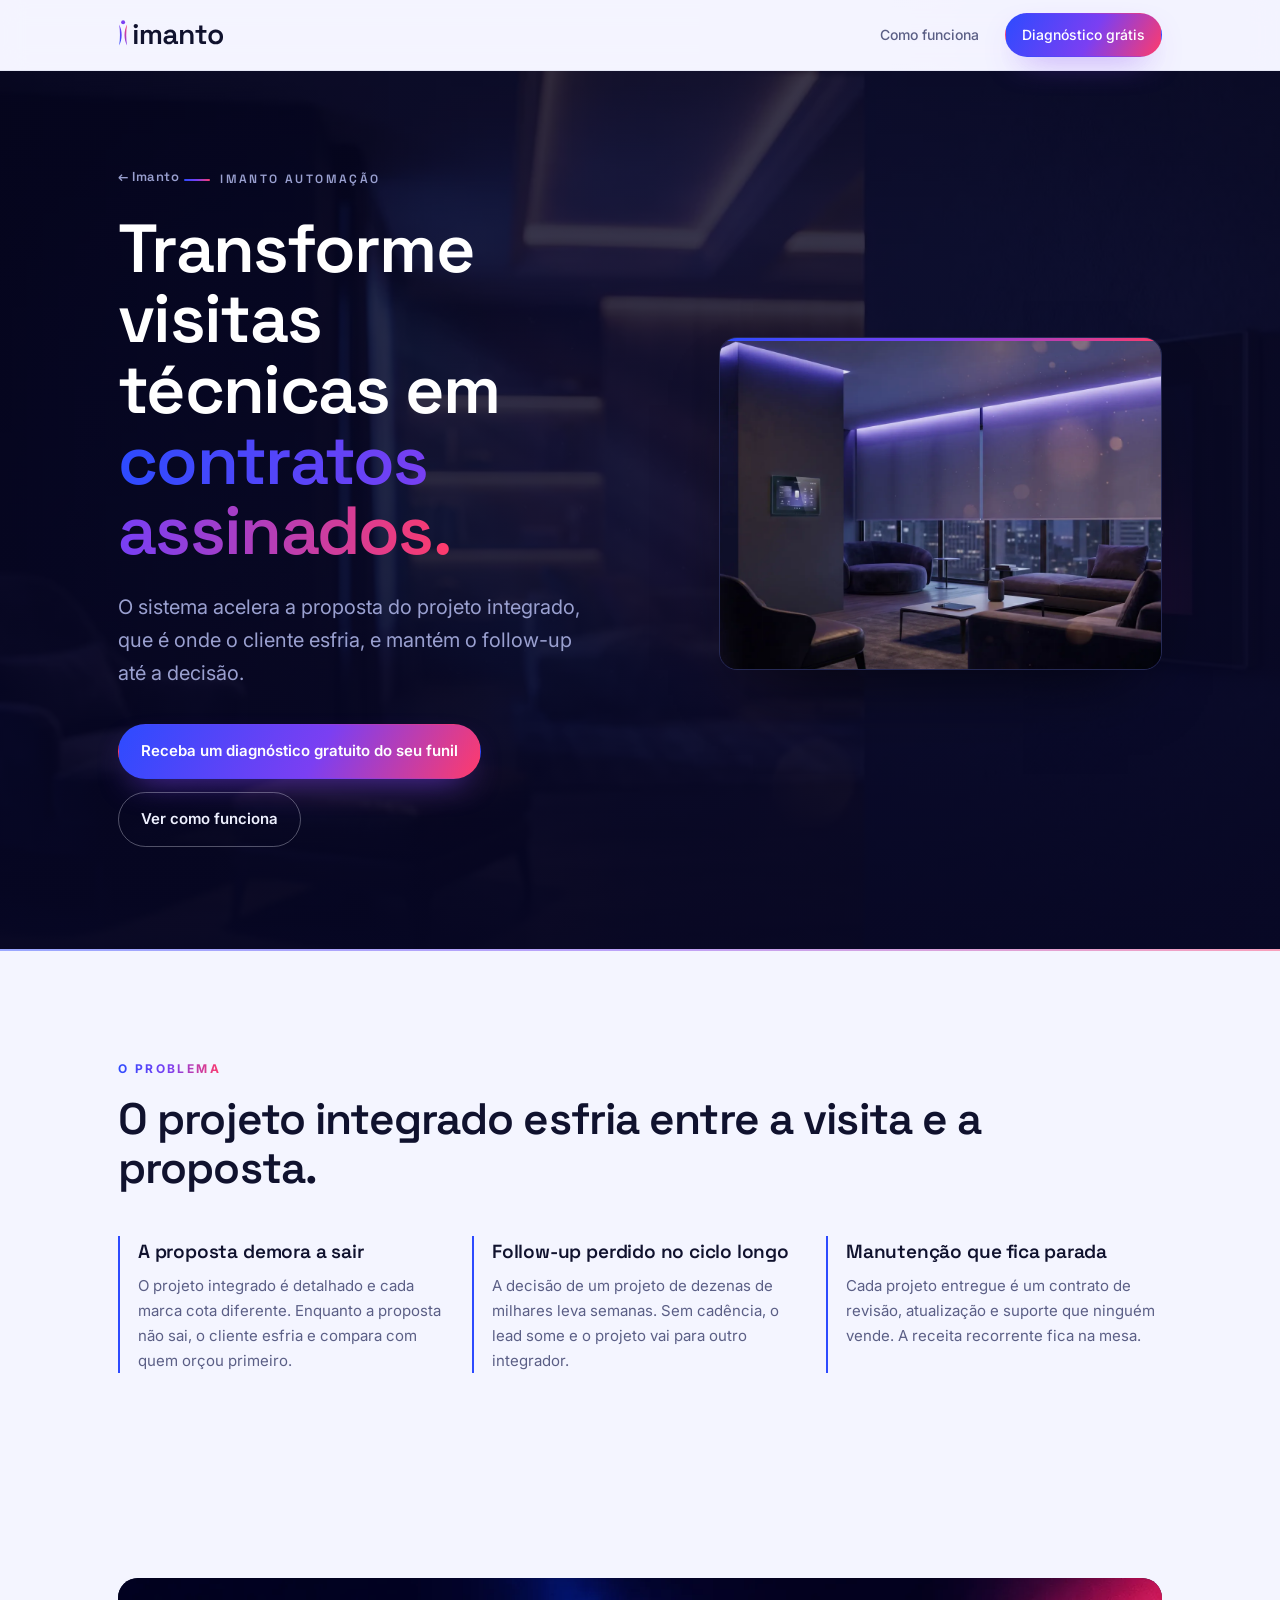
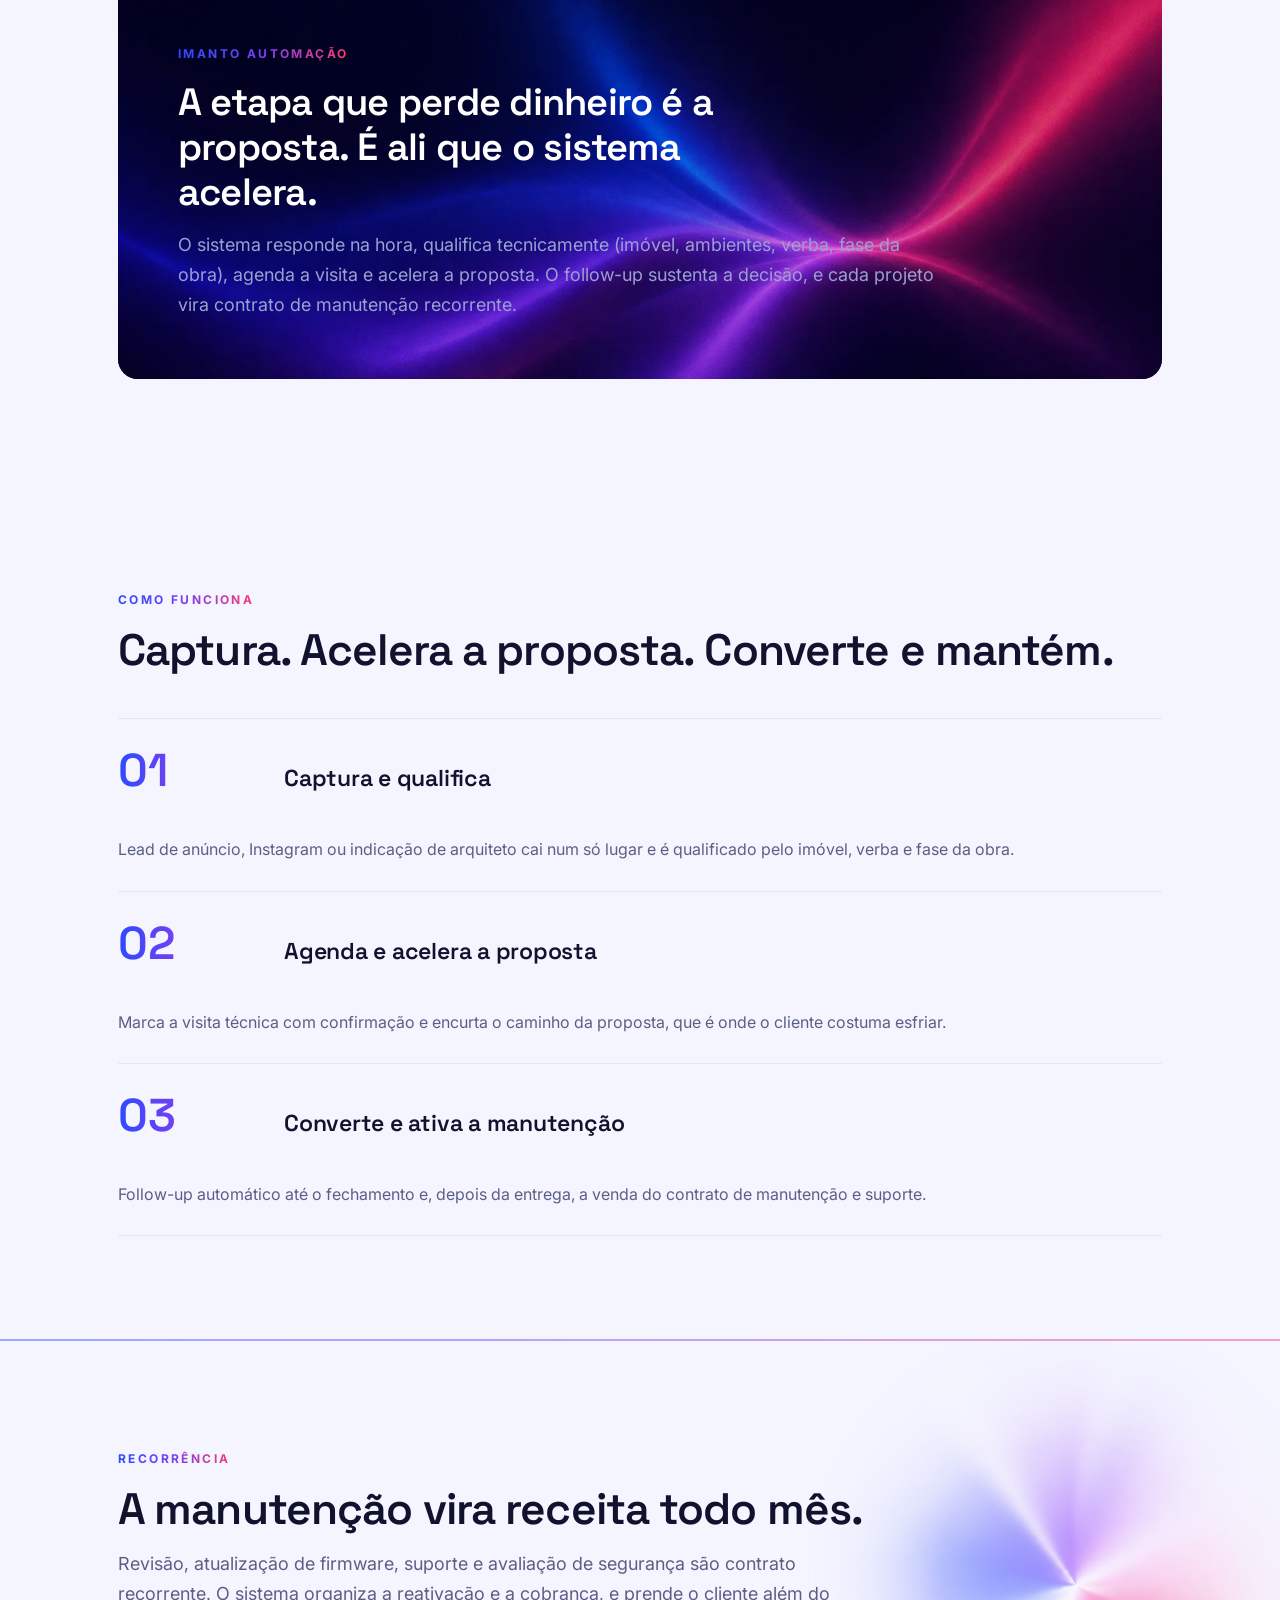
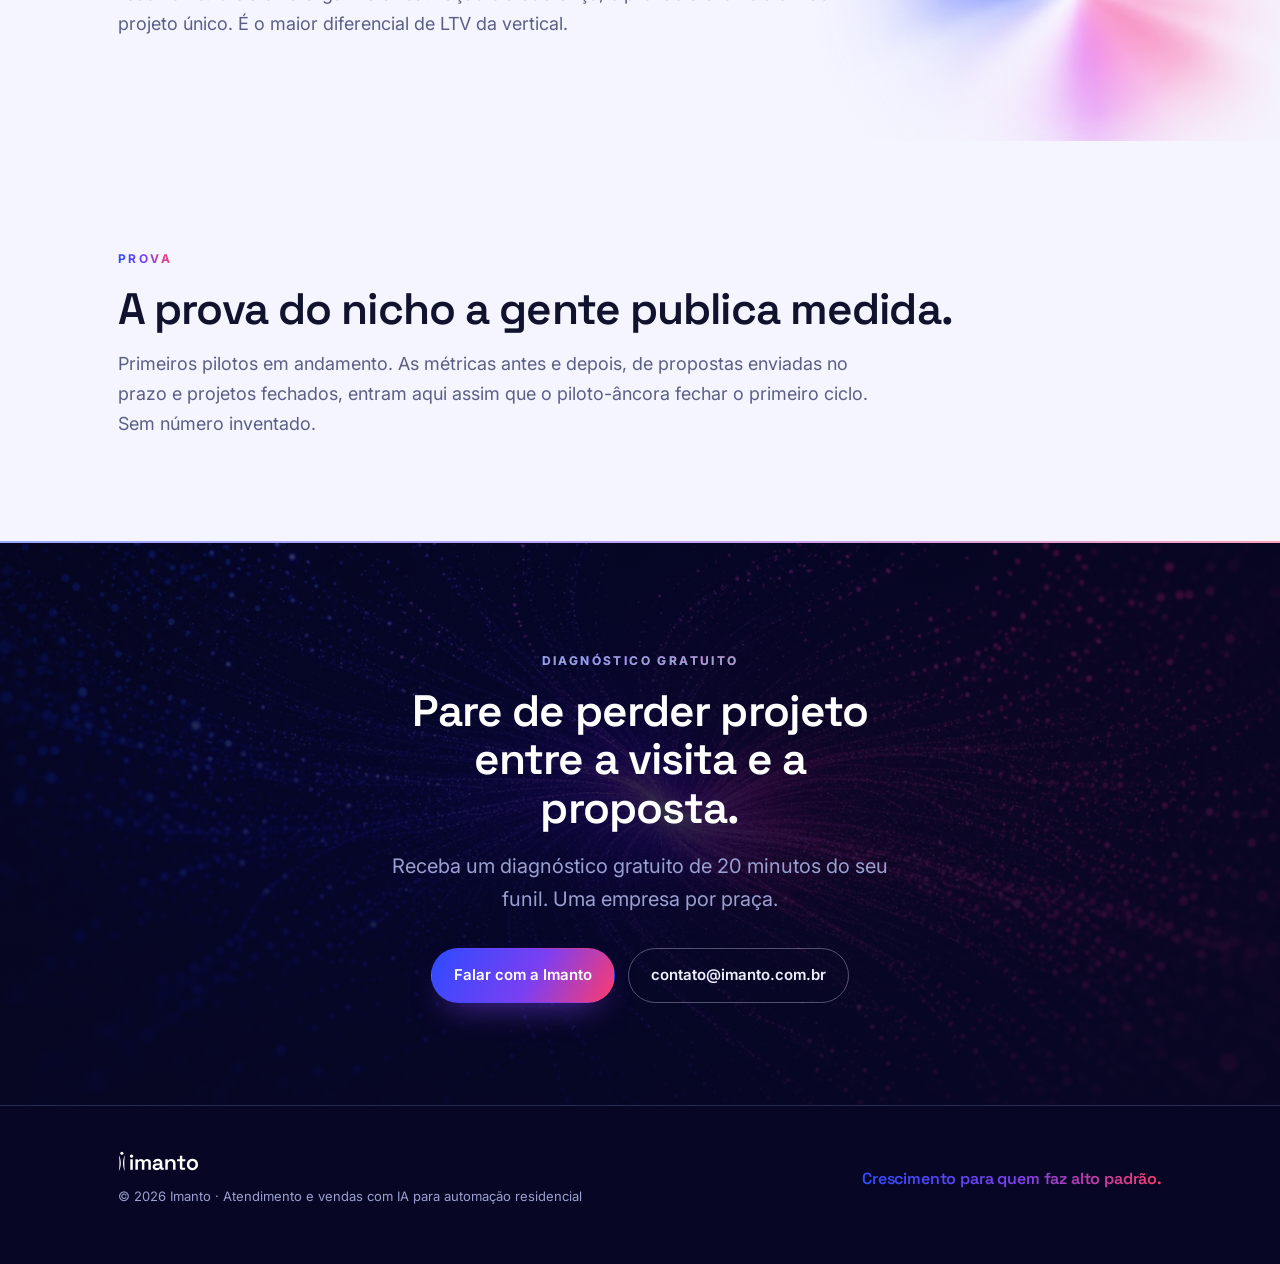
<file: automacao/index.html>
<!DOCTYPE html>
<html lang="pt-BR">
<head>
<meta charset="UTF-8" />
<meta name="viewport" content="width=device-width, initial-scale=1.0" />
<title>Imanto Automação · transforme visitas técnicas em contratos assinados</title>
<meta name="description" content="O sistema acelera a proposta do projeto integrado, que é onde o cliente esfria, e mantém o follow-up até a decisão." />
<meta name="robots" content="noindex, follow" />
<meta name="theme-color" content="#F4F5FF" />
<link rel="canonical" href="https://imanto.com.br/automacao/" />
<link rel="icon" type="image/png" sizes="32x32" href="/assets/imanto-favicon-32.png" />
<link rel="icon" type="image/png" sizes="512x512" href="/assets/imanto-favicon-512.png" />
<link rel="apple-touch-icon" href="/assets/imanto-favicon-192.png" />
<meta property="og:type" content="website" />
<meta property="og:site_name" content="Imanto" />
<meta property="og:title" content="Imanto Automação · transforme visitas técnicas em contratos assinados" />
<meta property="og:description" content="Acelera a proposta do projeto integrado e mantém o follow-up até a decisão." />
<meta property="og:url" content="https://imanto.com.br/automacao/" />
<meta property="og:image" content="https://imanto.com.br/assets/imanto-og.jpg" />
<meta property="og:locale" content="pt_BR" />
<link rel="preconnect" href="https://fonts.googleapis.com" />
<link rel="preconnect" href="https://fonts.gstatic.com" crossorigin />
<link href="https://fonts.googleapis.com/css2?family=Space+Grotesk:wght@400;500;600;700&family=Inter:wght@400;500;600&display=swap" rel="stylesheet" />
<link rel="stylesheet" href="/assets/site.css" />
<script type="application/ld+json">
{
  "@context": "https://schema.org",
  "@graph": [
    { "@type": "ProfessionalService", "@id": "https://imanto.com.br/automacao/#service", "name": "Imanto Automação",
      "url": "https://imanto.com.br/automacao/", "image": "https://imanto.com.br/assets/imanto-og.jpg",
      "description": "Sistema de aquisição e atendimento com IA para integradores de automação residencial: acelera a proposta do projeto integrado, mantém o follow-up até a decisão e ativa o contrato de manutenção recorrente.",
      "areaServed": "BR", "serviceType": "Atendimento e vendas com IA para automação residencial",
      "provider": {"@type":"Organization","name":"Imanto","url":"https://imanto.com.br/"} }
  ]
}
</script>
</head>
<body>
<a href="#main" class="skip">Pular para o conteúdo</a>
<header>
  <div class="wrap nav">
    <a class="brand" href="/" aria-label="Imanto"><img class="brand__logo" src="/logo-kit/imanto-h-cor-claro.svg" alt="Imanto" /></a>
    <nav class="nav__links" aria-label="Principal">
      <a href="/servicos">Como funciona</a>
      
      <a href="#contato" class="btn btn--solid btn--sm">Diagnóstico grátis</a>
    </nav>
  </div>
</header>

<main id="main">
  <section class="hero sec-dark">
    <img class="bg-art" src="/assets/img/ilu-automacao-hero-16x9.webp" alt="" aria-hidden="true" fetchpriority="high" />
    <div class="veil" aria-hidden="true"></div>
    <div class="wrap hero__grid">
      <div class="reveal" style="max-width:42ch">
        <a class="backlink" href="/">← Imanto</a>
        <span class="kicker">Imanto Automação</span>
        <h1>Transforme visitas técnicas em <em>contratos assinados.</em></h1>
        <p class="lede">O sistema acelera a proposta do projeto integrado, que é onde o cliente esfria, e mantém o follow-up até a decisão.</p>
        <div class="hero__cta">
          <a href="#contato" class="btn btn--solid">Receba um diagnóstico gratuito do seu funil</a>
          <a href="#como" class="btn btn--ghost">Ver como funciona</a>
        </div>
      </div>
      <figure class="hero__shot reveal">
        <img src="/assets/img/ilu-automacao-showcase-16x9.webp" alt="Painel de automação residencial em ambiente integrado de alto padrão" loading="eager" />
      </figure>
    </div>
  </section>

  <hr class="vein" />

  <section id="problema">
    <div class="wrap">
      <p class="eyebrow reveal">O problema</p>
      <h2 class="reveal">O projeto integrado esfria entre a visita e a proposta.</h2>
      <div class="grid3">
        <div class="problem reveal"><h3>A proposta demora a sair</h3><p>O projeto integrado é detalhado e cada marca cota diferente. Enquanto a proposta não sai, o cliente esfria e compara com quem orçou primeiro.</p></div>
        <div class="problem reveal"><h3>Follow-up perdido no ciclo longo</h3><p>A decisão de um projeto de dezenas de milhares leva semanas. Sem cadência, o lead some e o projeto vai para outro integrador.</p></div>
        <div class="problem reveal"><h3>Manutenção que fica parada</h3><p>Cada projeto entregue é um contrato de revisão, atualização e suporte que ninguém vende. A receita recorrente fica na mesa.</p></div>
      </div>
    </div>
  </section>

  <section id="motor">
    <div class="wrap">
      <div class="band reveal">
        <img class="band__art" src="/assets/img/ilu-aurora-a-16x9.webp" alt="" aria-hidden="true" loading="lazy" />
        <p class="eyebrow">Imanto Automação</p>
        <p class="statement">A etapa que perde dinheiro é a proposta. É ali que o sistema acelera.</p>
        <p class="section__intro">O sistema responde na hora, qualifica tecnicamente (imóvel, ambientes, verba, fase da obra), agenda a visita e acelera a proposta. O follow-up sustenta a decisão, e cada projeto vira contrato de manutenção recorrente.</p>
      </div>
    </div>
  </section>

  <section id="como">
    <div class="wrap">
      <p class="eyebrow reveal">Como funciona</p>
      <h2 class="reveal">Captura. Acelera a proposta. Converte e mantém.</h2>
      <div class="steps">
        <div class="step reveal"><div class="step__n">01</div><h3>Captura e qualifica</h3><p>Lead de anúncio, Instagram ou indicação de arquiteto cai num só lugar e é qualificado pelo imóvel, verba e fase da obra.</p></div>
        <div class="step reveal"><div class="step__n">02</div><h3>Agenda e acelera a proposta</h3><p>Marca a visita técnica com confirmação e encurta o caminho da proposta, que é onde o cliente costuma esfriar.</p></div>
        <div class="step reveal"><div class="step__n">03</div><h3>Converte e ativa a manutenção</h3><p>Follow-up automático até o fechamento e, depois da entrega, a venda do contrato de manutenção e suporte.</p></div>
      </div>
    </div>
  </section>

  <hr class="vein" />

  <section id="recorrencia" class="sec-accent">
    <img class="accent-art" src="/assets/img/ilu-aurora-light-1x1.webp" alt="" aria-hidden="true" loading="lazy" />
    <div class="wrap">
      <p class="eyebrow reveal">Recorrência</p>
      <h2 class="reveal">A manutenção vira receita todo mês.</h2>
      <p class="section__intro reveal">Revisão, atualização de firmware, suporte e avaliação de segurança são contrato recorrente. O sistema organiza a reativação e a cobrança, e prende o cliente além do projeto único. É o maior diferencial de LTV da vertical.</p>
    </div>
  </section>

  <section id="prova">
    <div class="wrap">
      <p class="eyebrow reveal">Prova</p>
      <h2 class="reveal">A prova do nicho a gente publica medida.</h2>
      <p class="section__intro reveal">Primeiros pilotos em andamento. As métricas antes e depois, de propostas enviadas no prazo e projetos fechados, entram aqui assim que o piloto-âncora fechar o primeiro ciclo. Sem número inventado.</p>
    </div>
  </section>

  <hr class="vein" />

  <section id="contato" class="cta sec-dark">
    <img class="bg-art" src="/assets/img/ilu-particulas-a-16x9.webp" alt="" aria-hidden="true" loading="lazy" />
    <div class="veil" aria-hidden="true"></div>
    <div class="wrap">
      <p class="eyebrow reveal">Diagnóstico gratuito</p>
      <h2 class="reveal">Pare de perder projeto entre a visita e a proposta.</h2>
      <p class="lede reveal">Receba um diagnóstico gratuito de 20 minutos do seu funil. Uma empresa por praça.</p>
      <div class="cta__row reveal">
        <a href="mailto:contato@imanto.com.br?subject=Diagn%C3%B3stico%20Imanto%20Automa%C3%A7%C3%A3o" class="btn btn--solid">Falar com a Imanto</a>
        <a href="mailto:contato@imanto.com.br" class="btn btn--ghost">contato@imanto.com.br</a>
      </div>
    </div>
  </section>
</main>

<footer>
  <div class="wrap foot">
    <div>
      <img class="foot__logo" src="/logo-kit/imanto-h-branco.svg" alt="Imanto" />
      <small>© 2026 Imanto · Atendimento e vendas com IA para automação residencial</small>
    </div>
    <div class="foot__tag">Crescimento para quem faz alto padrão.</div>
  </div>
</footer>

<script src="/assets/site.js"></script>
</body>
</html>
</file>
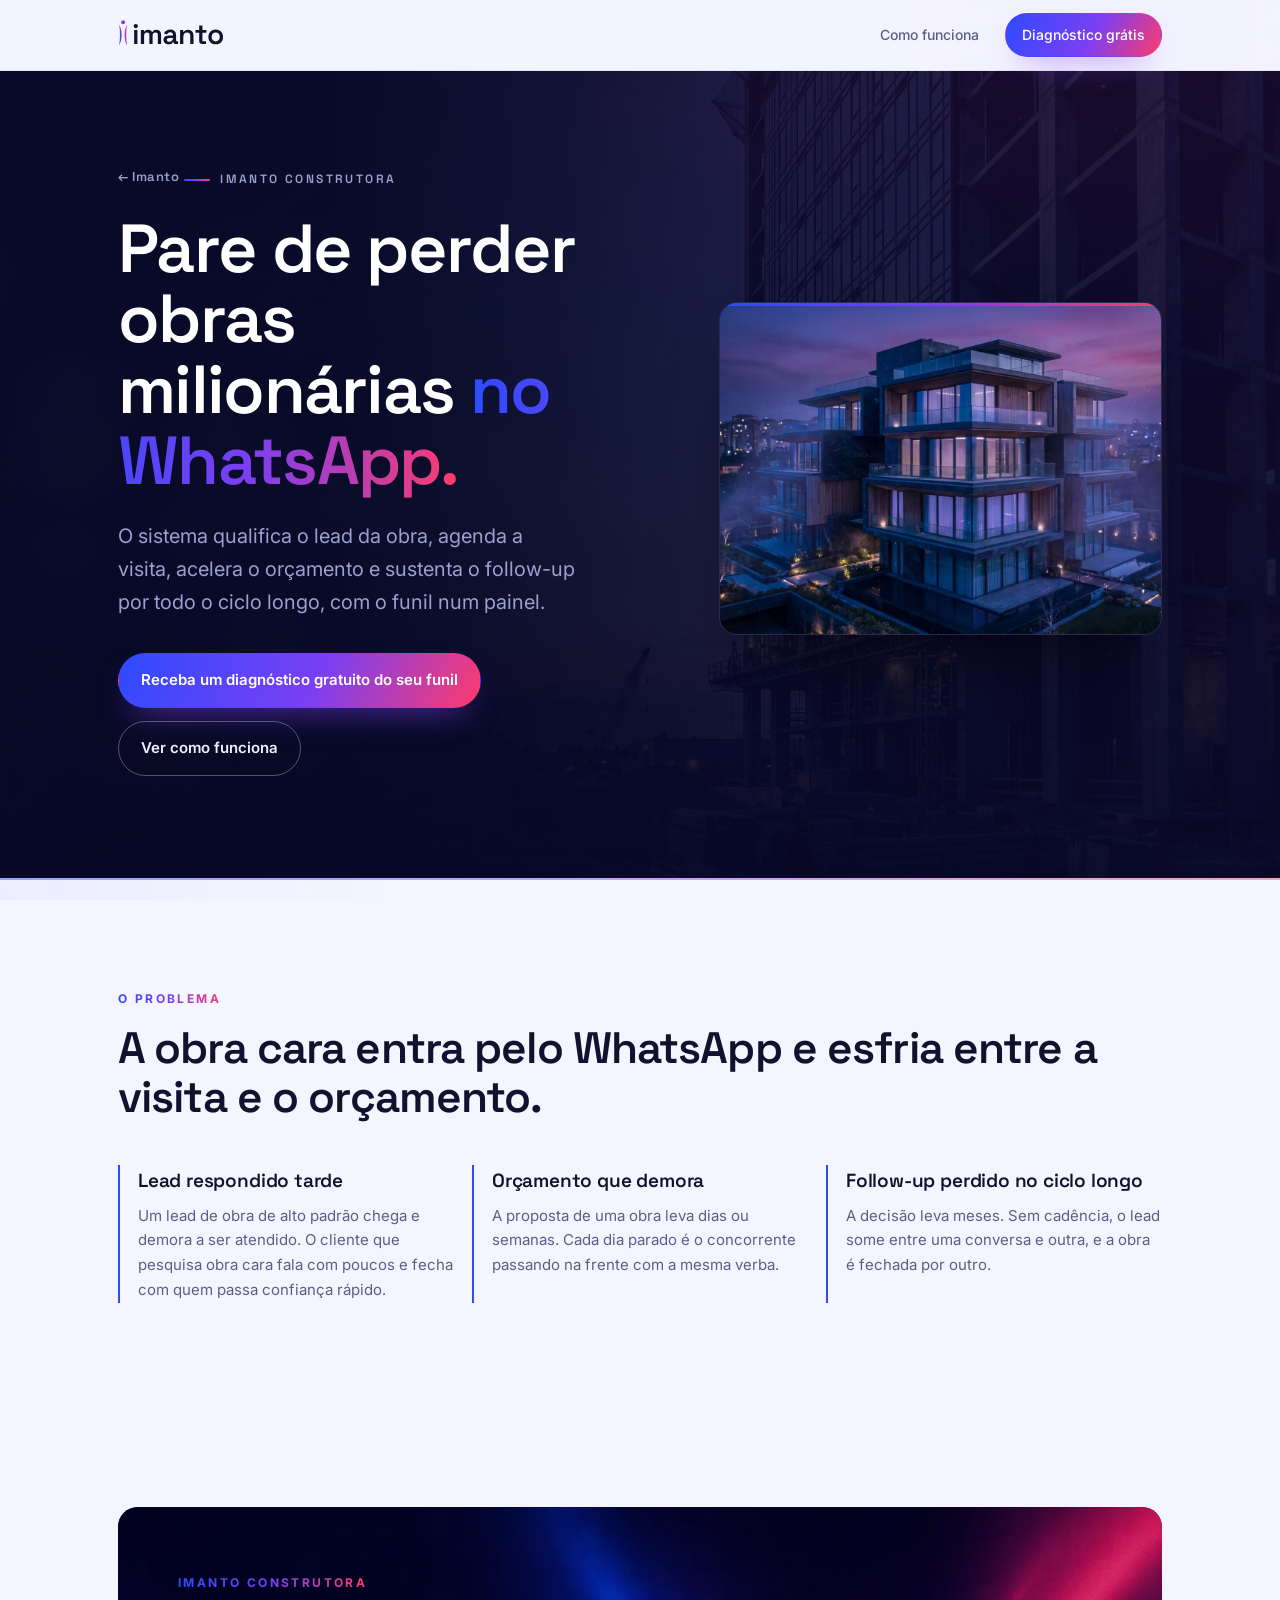
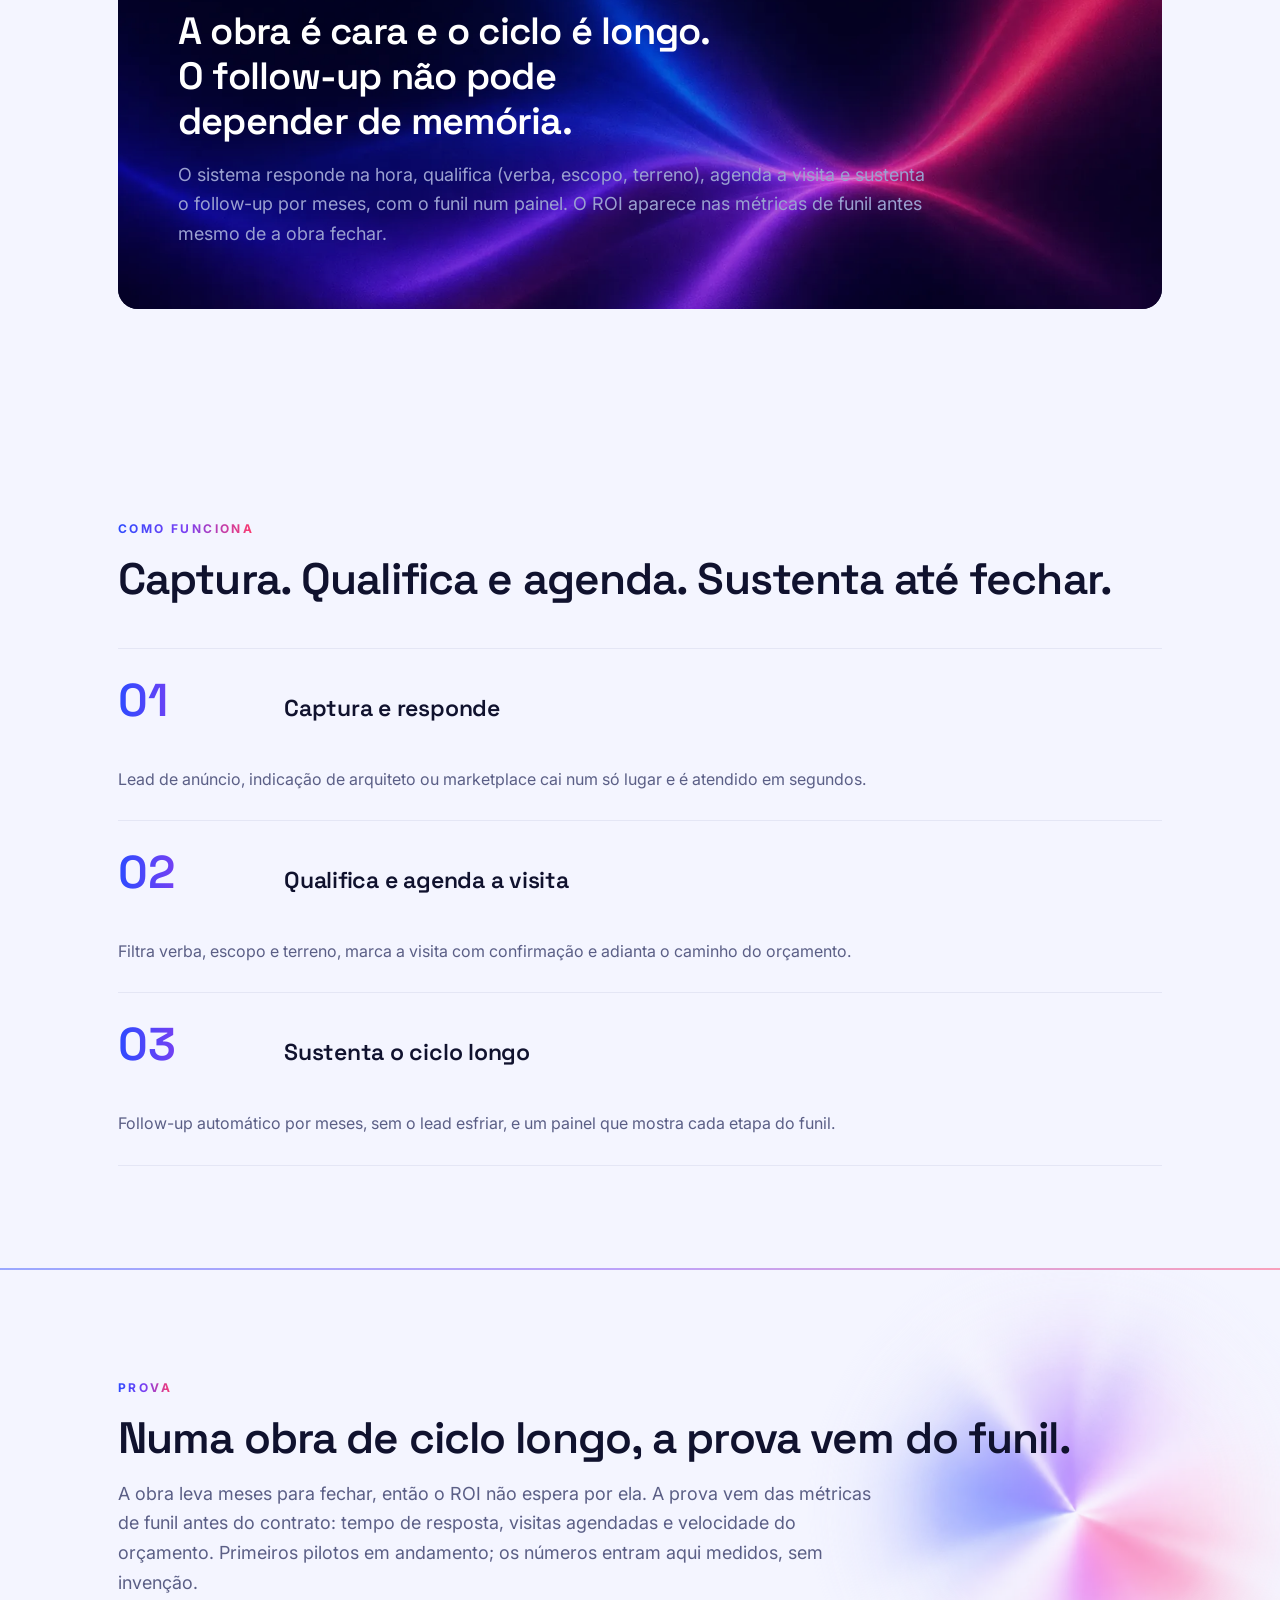
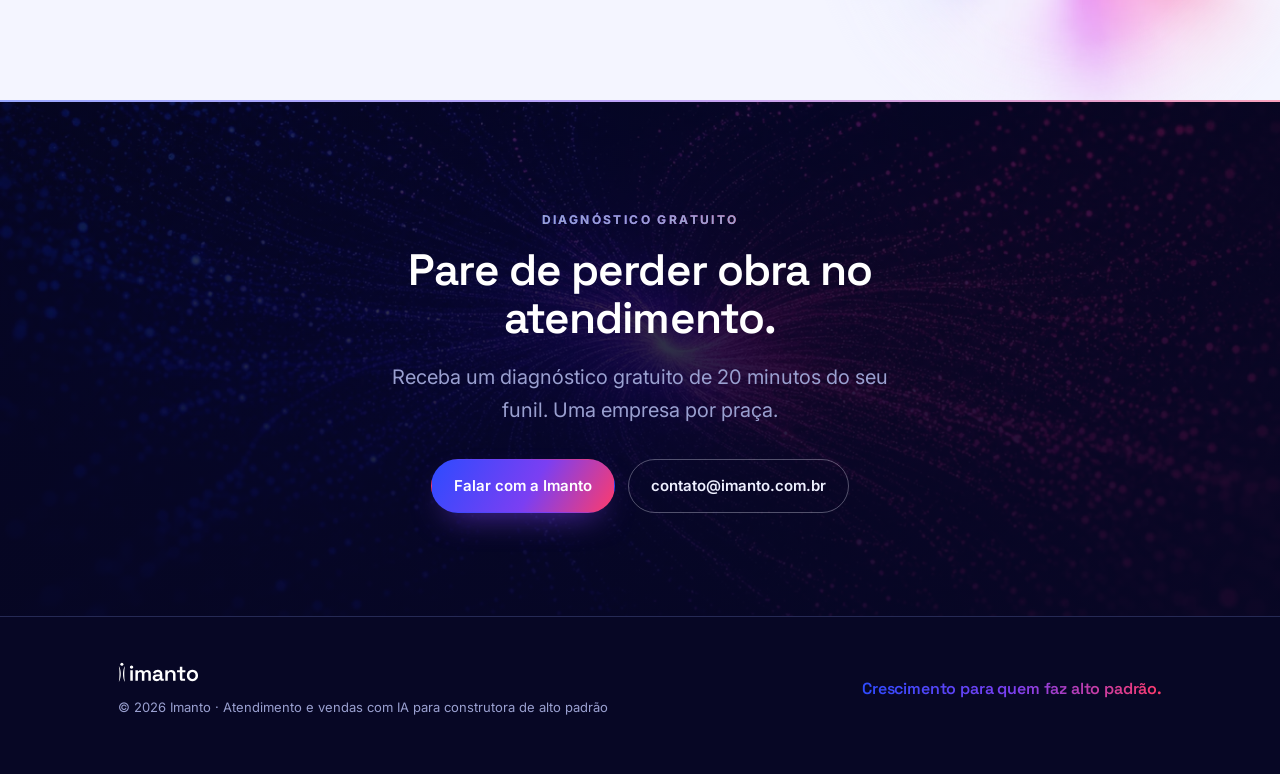
<file: construtora/index.html>
<!DOCTYPE html>
<html lang="pt-BR">
<head>
<meta charset="UTF-8" />
<meta name="viewport" content="width=device-width, initial-scale=1.0" />
<title>Imanto Construtora · pare de perder obras milionárias no WhatsApp</title>
<meta name="description" content="O sistema qualifica o lead da obra, agenda a visita, acelera o orçamento e sustenta o follow-up por todo o ciclo longo, com o funil num painel." />
<meta name="robots" content="noindex, follow" />
<meta name="theme-color" content="#F4F5FF" />
<link rel="canonical" href="https://imanto.com.br/construtora/" />
<link rel="icon" type="image/png" sizes="32x32" href="/assets/imanto-favicon-32.png" />
<link rel="icon" type="image/png" sizes="512x512" href="/assets/imanto-favicon-512.png" />
<link rel="apple-touch-icon" href="/assets/imanto-favicon-192.png" />
<meta property="og:type" content="website" />
<meta property="og:site_name" content="Imanto" />
<meta property="og:title" content="Imanto Construtora · pare de perder obras milionárias no WhatsApp" />
<meta property="og:description" content="Qualifica o lead da obra, agenda a visita, acelera o orçamento e sustenta o follow-up do ciclo longo." />
<meta property="og:url" content="https://imanto.com.br/construtora/" />
<meta property="og:image" content="https://imanto.com.br/assets/imanto-og.jpg" />
<meta property="og:locale" content="pt_BR" />
<link rel="preconnect" href="https://fonts.googleapis.com" />
<link rel="preconnect" href="https://fonts.gstatic.com" crossorigin />
<link href="https://fonts.googleapis.com/css2?family=Space+Grotesk:wght@400;500;600;700&family=Inter:wght@400;500;600&display=swap" rel="stylesheet" />
<link rel="stylesheet" href="/assets/site.css" />
<script type="application/ld+json">
{
  "@context": "https://schema.org",
  "@graph": [
    { "@type": "ProfessionalService", "@id": "https://imanto.com.br/construtora/#service", "name": "Imanto Construtora",
      "url": "https://imanto.com.br/construtora/", "image": "https://imanto.com.br/assets/imanto-og.jpg",
      "description": "Sistema de aquisição e atendimento com IA para construtoras de alto padrão: qualifica o lead da obra, agenda a visita, acelera o orçamento e sustenta o follow-up por todo o ciclo longo.",
      "areaServed": "BR", "serviceType": "Atendimento e vendas com IA para construtora de alto padrão",
      "provider": {"@type":"Organization","name":"Imanto","url":"https://imanto.com.br/"} }
  ]
}
</script>
</head>
<body>
<a href="#main" class="skip">Pular para o conteúdo</a>
<header>
  <div class="wrap nav">
    <a class="brand" href="/" aria-label="Imanto"><img class="brand__logo" src="/logo-kit/imanto-h-cor-claro.svg" alt="Imanto" /></a>
    <nav class="nav__links" aria-label="Principal">
      <a href="/servicos">Como funciona</a>
      
      <a href="#contato" class="btn btn--solid btn--sm">Diagnóstico grátis</a>
    </nav>
  </div>
</header>

<main id="main">
  <section class="hero sec-dark">
    <img class="bg-art" src="/assets/img/ilu-construtora-hero-16x9.webp" alt="" aria-hidden="true" fetchpriority="high" />
    <div class="veil" aria-hidden="true"></div>
    <div class="wrap hero__grid">
      <div class="reveal" style="max-width:42ch">
        <a class="backlink" href="/">← Imanto</a>
        <span class="kicker">Imanto Construtora</span>
        <h1>Pare de perder obras milionárias <em>no WhatsApp.</em></h1>
        <p class="lede">O sistema qualifica o lead da obra, agenda a visita, acelera o orçamento e sustenta o follow-up por todo o ciclo longo, com o funil num painel.</p>
        <div class="hero__cta">
          <a href="#contato" class="btn btn--solid">Receba um diagnóstico gratuito do seu funil</a>
          <a href="#como" class="btn btn--ghost">Ver como funciona</a>
        </div>
      </div>
      <figure class="hero__shot reveal">
        <img src="/assets/img/ilu-construtora-showcase-16x9.webp" alt="Fachada de edifício de alto padrão em construção ao entardecer" loading="eager" />
      </figure>
    </div>
  </section>

  <hr class="vein" />

  <section id="problema">
    <div class="wrap">
      <p class="eyebrow reveal">O problema</p>
      <h2 class="reveal">A obra cara entra pelo WhatsApp e esfria entre a visita e o orçamento.</h2>
      <div class="grid3">
        <div class="problem reveal"><h3>Lead respondido tarde</h3><p>Um lead de obra de alto padrão chega e demora a ser atendido. O cliente que pesquisa obra cara fala com poucos e fecha com quem passa confiança rápido.</p></div>
        <div class="problem reveal"><h3>Orçamento que demora</h3><p>A proposta de uma obra leva dias ou semanas. Cada dia parado é o concorrente passando na frente com a mesma verba.</p></div>
        <div class="problem reveal"><h3>Follow-up perdido no ciclo longo</h3><p>A decisão leva meses. Sem cadência, o lead some entre uma conversa e outra, e a obra é fechada por outro.</p></div>
      </div>
    </div>
  </section>

  <section id="motor">
    <div class="wrap">
      <div class="band reveal">
        <img class="band__art" src="/assets/img/ilu-aurora-a-16x9.webp" alt="" aria-hidden="true" loading="lazy" />
        <p class="eyebrow">Imanto Construtora</p>
        <p class="statement">A obra é cara e o ciclo é longo. O follow-up não pode depender de memória.</p>
        <p class="section__intro">O sistema responde na hora, qualifica (verba, escopo, terreno), agenda a visita e sustenta o follow-up por meses, com o funil num painel. O ROI aparece nas métricas de funil antes mesmo de a obra fechar.</p>
      </div>
    </div>
  </section>

  <section id="como">
    <div class="wrap">
      <p class="eyebrow reveal">Como funciona</p>
      <h2 class="reveal">Captura. Qualifica e agenda. Sustenta até fechar.</h2>
      <div class="steps">
        <div class="step reveal"><div class="step__n">01</div><h3>Captura e responde</h3><p>Lead de anúncio, indicação de arquiteto ou marketplace cai num só lugar e é atendido em segundos.</p></div>
        <div class="step reveal"><div class="step__n">02</div><h3>Qualifica e agenda a visita</h3><p>Filtra verba, escopo e terreno, marca a visita com confirmação e adianta o caminho do orçamento.</p></div>
        <div class="step reveal"><div class="step__n">03</div><h3>Sustenta o ciclo longo</h3><p>Follow-up automático por meses, sem o lead esfriar, e um painel que mostra cada etapa do funil.</p></div>
      </div>
    </div>
  </section>

  <hr class="vein" />

  <section id="prova" class="sec-accent">
    <img class="accent-art" src="/assets/img/ilu-aurora-light-1x1.webp" alt="" aria-hidden="true" loading="lazy" />
    <div class="wrap">
      <p class="eyebrow reveal">Prova</p>
      <h2 class="reveal">Numa obra de ciclo longo, a prova vem do funil.</h2>
      <p class="section__intro reveal">A obra leva meses para fechar, então o ROI não espera por ela. A prova vem das métricas de funil antes do contrato: tempo de resposta, visitas agendadas e velocidade do orçamento. Primeiros pilotos em andamento; os números entram aqui medidos, sem invenção.</p>
    </div>
  </section>

  <hr class="vein" />

  <section id="contato" class="cta sec-dark">
    <img class="bg-art" src="/assets/img/ilu-particulas-a-16x9.webp" alt="" aria-hidden="true" loading="lazy" />
    <div class="veil" aria-hidden="true"></div>
    <div class="wrap">
      <p class="eyebrow reveal">Diagnóstico gratuito</p>
      <h2 class="reveal">Pare de perder obra no atendimento.</h2>
      <p class="lede reveal">Receba um diagnóstico gratuito de 20 minutos do seu funil. Uma empresa por praça.</p>
      <div class="cta__row reveal">
        <a href="mailto:contato@imanto.com.br?subject=Diagn%C3%B3stico%20Imanto%20Construtora" class="btn btn--solid">Falar com a Imanto</a>
        <a href="mailto:contato@imanto.com.br" class="btn btn--ghost">contato@imanto.com.br</a>
      </div>
    </div>
  </section>
</main>

<footer>
  <div class="wrap foot">
    <div>
      <img class="foot__logo" src="/logo-kit/imanto-h-branco.svg" alt="Imanto" />
      <small>© 2026 Imanto · Atendimento e vendas com IA para construtora de alto padrão</small>
    </div>
    <div class="foot__tag">Crescimento para quem faz alto padrão.</div>
  </div>
</footer>

<script src="/assets/site.js"></script>
</body>
</html>
</file>
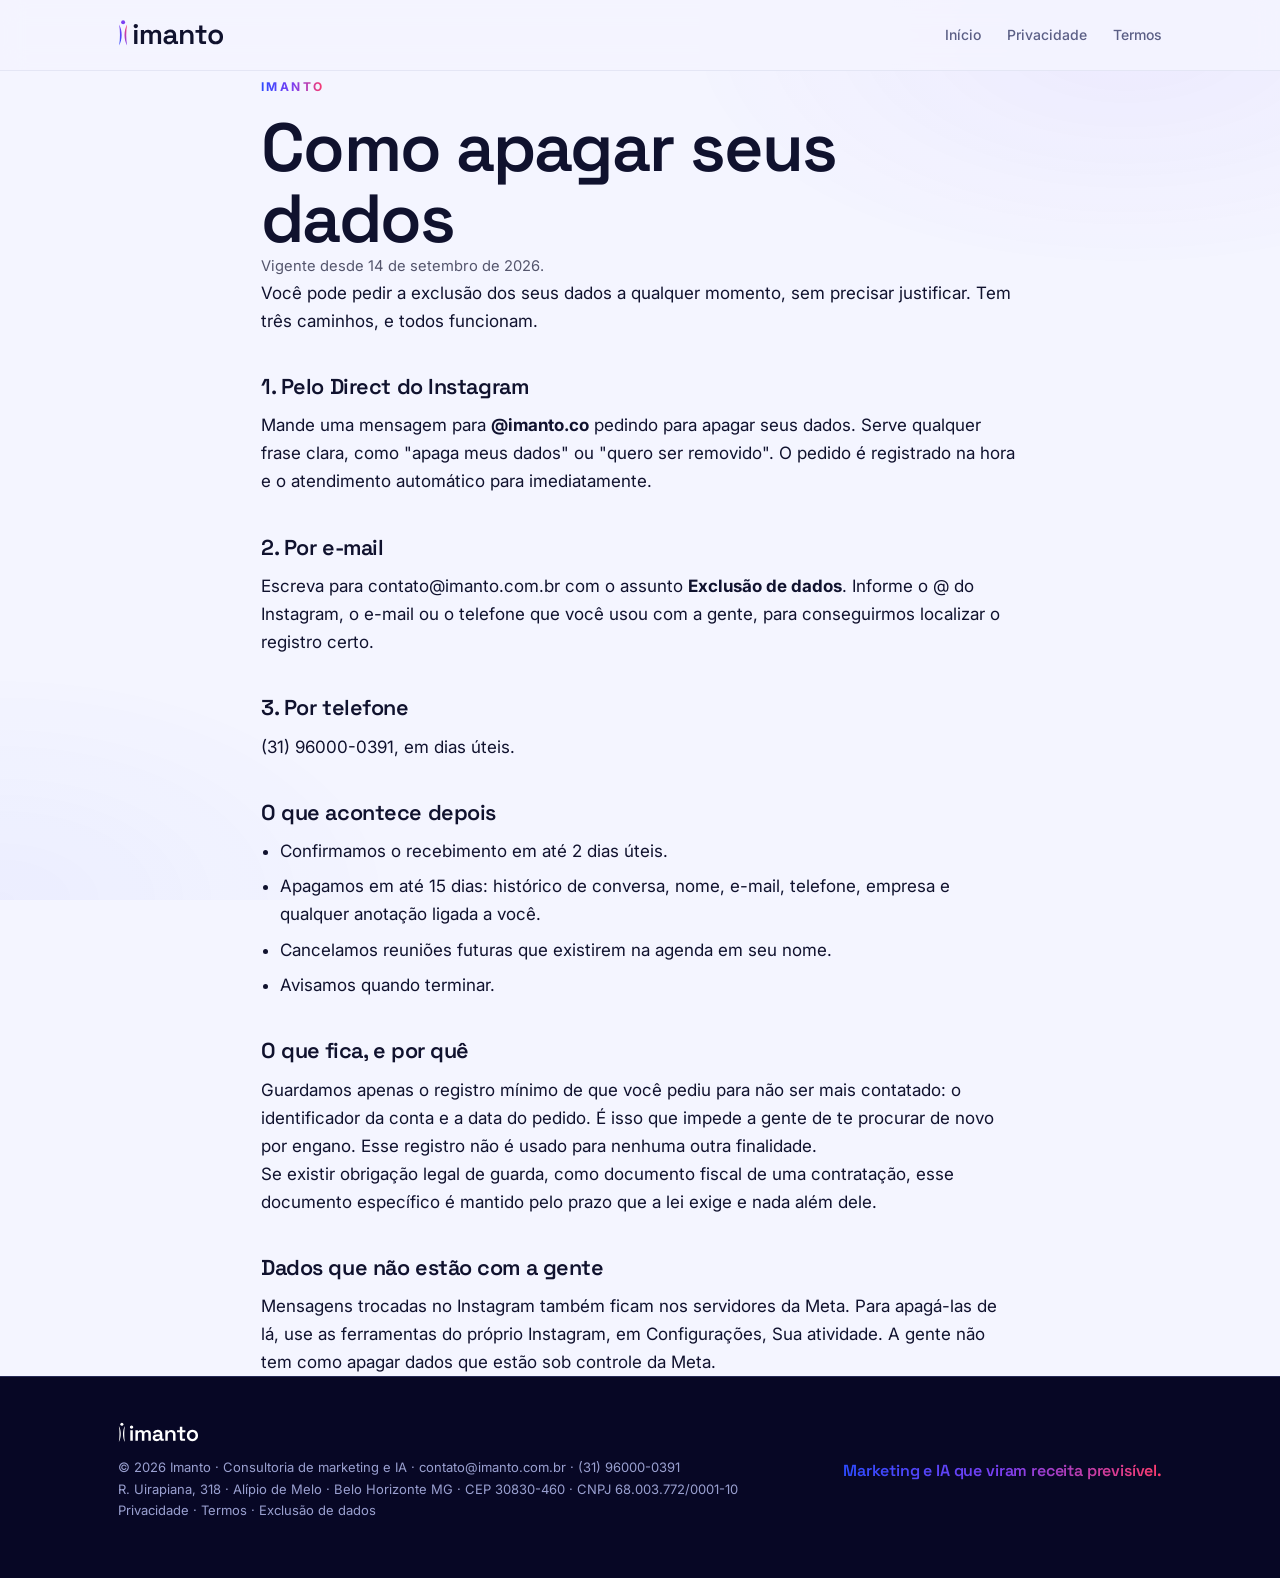
<file: exclusao-de-dados/index.html>
<!DOCTYPE html>
<html lang="pt-BR">
<head>
<meta charset="UTF-8" />
<meta name="viewport" content="width=device-width, initial-scale=1.0" />
<title>Como apagar seus dados · Imanto</title>
<meta name="description" content="Três formas de pedir a exclusão dos seus dados na Imanto e o que acontece depois." />
<meta name="robots" content="index, follow" />
<meta name="theme-color" content="#F4F5FF" />
<link rel="canonical" href="https://imanto.com.br/exclusao-de-dados/" />
<link rel="icon" type="image/png" sizes="32x32" href="/assets/imanto-favicon-32.png" />
<link rel="icon" type="image/png" sizes="512x512" href="/assets/imanto-favicon-512.png" />
<link rel="apple-touch-icon" href="/assets/imanto-favicon-192.png" />
<meta property="og:type" content="website" />
<meta property="og:site_name" content="Imanto" />
<meta property="og:title" content="Como apagar seus dados · Imanto" />
<meta property="og:url" content="https://imanto.com.br/exclusao-de-dados/" />
<meta property="og:locale" content="pt_BR" />
<link rel="preconnect" href="https://fonts.googleapis.com" />
<link rel="preconnect" href="https://fonts.gstatic.com" crossorigin />
<link href="https://fonts.googleapis.com/css2?family=Space+Grotesk:wght@400;500;600;700&family=Inter:wght@400;500;600&display=swap" rel="stylesheet" />
<link rel="stylesheet" href="/assets/site.css" />
<style>
  .legal { max-width: 74ch; }
  .legal h2 { margin: 2.4rem 0 .7rem; font-size: 1.35rem; line-height: 1.25; }
  .legal h3 { margin: 1.8rem 0 .5rem; font-size: 1.05rem; }
  .legal p, .legal li { line-height: 1.65; }
  .legal ul { padding-left: 1.2rem; margin: .6rem 0 1rem; }
  .legal li { margin-bottom: .45rem; }
  .legal table { width: 100%; border-collapse: collapse; margin: 1rem 0 1.6rem; font-size: .94rem; }
  .legal th, .legal td { text-align: left; padding: .6rem .7rem; border-bottom: 1px solid rgba(16,18,46,.12); vertical-align: top; }
  .legal th { font-weight: 600; white-space: nowrap; }
  .legal .meta { opacity: .7; font-size: .92rem; }
</style>
</head>
<body>
<a class="skip" href="#conteudo">Ir para o conteúdo</a>
<header>
  <div class="wrap nav">
    <a class="brand" href="/" aria-label="Imanto">
      <img class="brand__logo" src="/logo-kit/imanto-h-cor-claro.svg" alt="Imanto" />
    </a>
    <nav class="nav__links" aria-label="Principal">
      <a href="/">Início</a>
      <a href="/privacidade/">Privacidade</a>
      <a href="/termos/">Termos</a>
    </nav>
  </div>
</header>
<main id="conteudo" class="section">
  <div class="wrap legal">
    <p class="eyebrow">Imanto</p>
    <h1>Como apagar seus dados</h1>
    <p class="meta">Vigente desde 14 de setembro de 2026.</p>

    <p>Você pode pedir a exclusão dos seus dados a qualquer momento, sem precisar justificar.
    Tem três caminhos, e todos funcionam.</p>

    <h2>1. Pelo Direct do Instagram</h2>
    <p>Mande uma mensagem para <strong>@imanto.co</strong> pedindo para apagar seus dados.
    Serve qualquer frase clara, como "apaga meus dados" ou "quero ser removido".
    O pedido é registrado na hora e o atendimento automático para imediatamente.</p>

    <h2>2. Por e-mail</h2>
    <p>Escreva para <a href="mailto:contato@imanto.com.br">contato@imanto.com.br</a> com o
    assunto <strong>Exclusão de dados</strong>. Informe o @ do Instagram, o e-mail ou o
    telefone que você usou com a gente, para conseguirmos localizar o registro certo.</p>

    <h2>3. Por telefone</h2>
    <p>(31) 96000-0391, em dias úteis.</p>

    <h2>O que acontece depois</h2>
    <ul>
      <li>Confirmamos o recebimento em até 2 dias úteis.</li>
      <li>Apagamos em até 15 dias: histórico de conversa, nome, e-mail, telefone, empresa e qualquer anotação ligada a você.</li>
      <li>Cancelamos reuniões futuras que existirem na agenda em seu nome.</li>
      <li>Avisamos quando terminar.</li>
    </ul>

    <h2>O que fica, e por quê</h2>
    <p>Guardamos apenas o registro mínimo de que você pediu para não ser mais contatado:
    o identificador da conta e a data do pedido. É isso que impede a gente de te procurar
    de novo por engano. Esse registro não é usado para nenhuma outra finalidade.</p>
    <p>Se existir obrigação legal de guarda, como documento fiscal de uma contratação,
    esse documento específico é mantido pelo prazo que a lei exige e nada além dele.</p>

    <h2>Dados que não estão com a gente</h2>
    <p>Mensagens trocadas no Instagram também ficam nos servidores da Meta. Para apagá-las
    de lá, use as ferramentas do próprio Instagram, em Configurações, Sua atividade.
    A gente não tem como apagar dados que estão sob controle da Meta.</p>
  </div>
</main>
<footer>
  <div class="wrap foot">
    <div>
      <img class="foot__logo" src="/logo-kit/imanto-h-branco.svg" alt="Imanto" />
      <small>© 2026 Imanto · Consultoria de marketing e IA · <a href="mailto:contato@imanto.com.br" style="color:inherit">contato@imanto.com.br</a> · <a href="tel:+5531960000391" style="color:inherit">(31) 96000-0391</a><br>R. Uirapiana, 318 · Alípio de Melo · Belo Horizonte MG · CEP 30830-460 · CNPJ 68.003.772/0001-10<br><a href="/privacidade/" style="color:inherit">Privacidade</a> · <a href="/termos/" style="color:inherit">Termos</a> · <a href="/exclusao-de-dados/" style="color:inherit">Exclusão de dados</a></small>
    </div>
    <div class="foot__tag">Marketing e IA que viram receita previsível.</div>
  </div>
</footer>
</body>
</html>
</file>
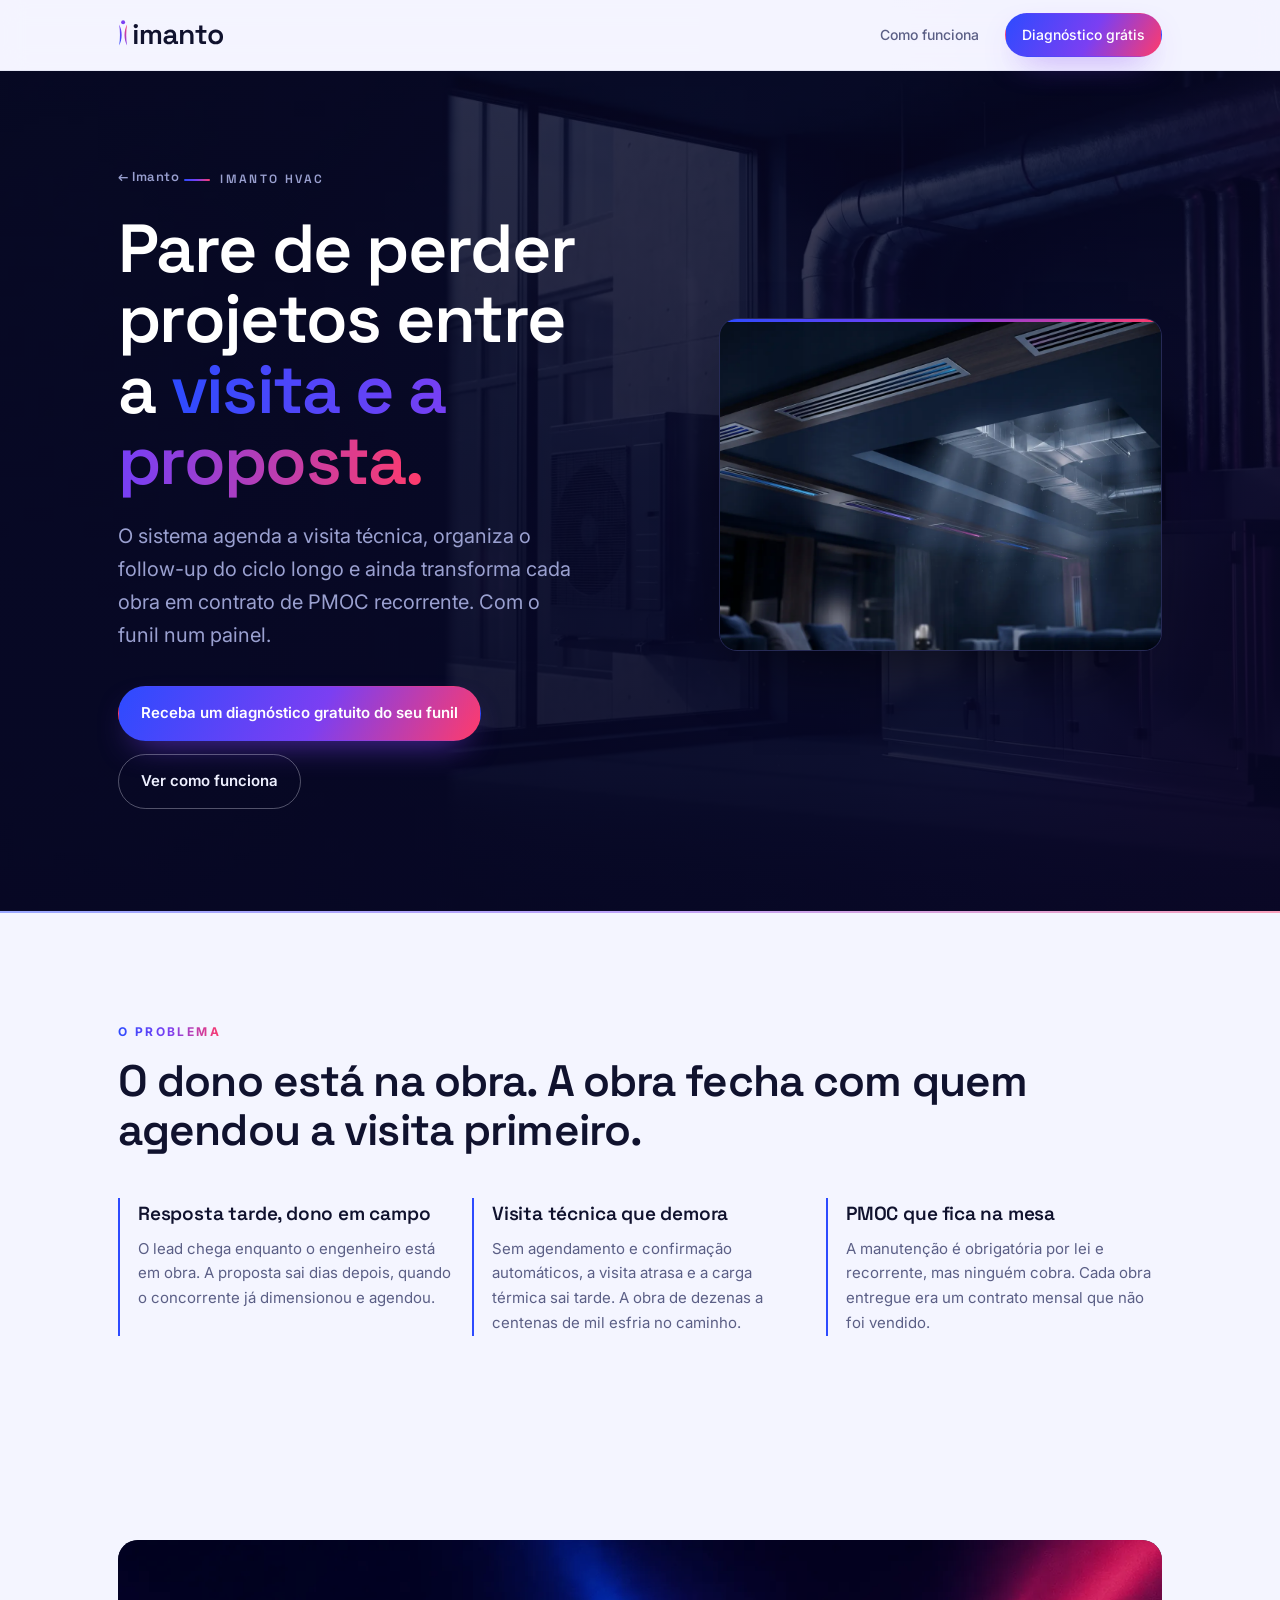
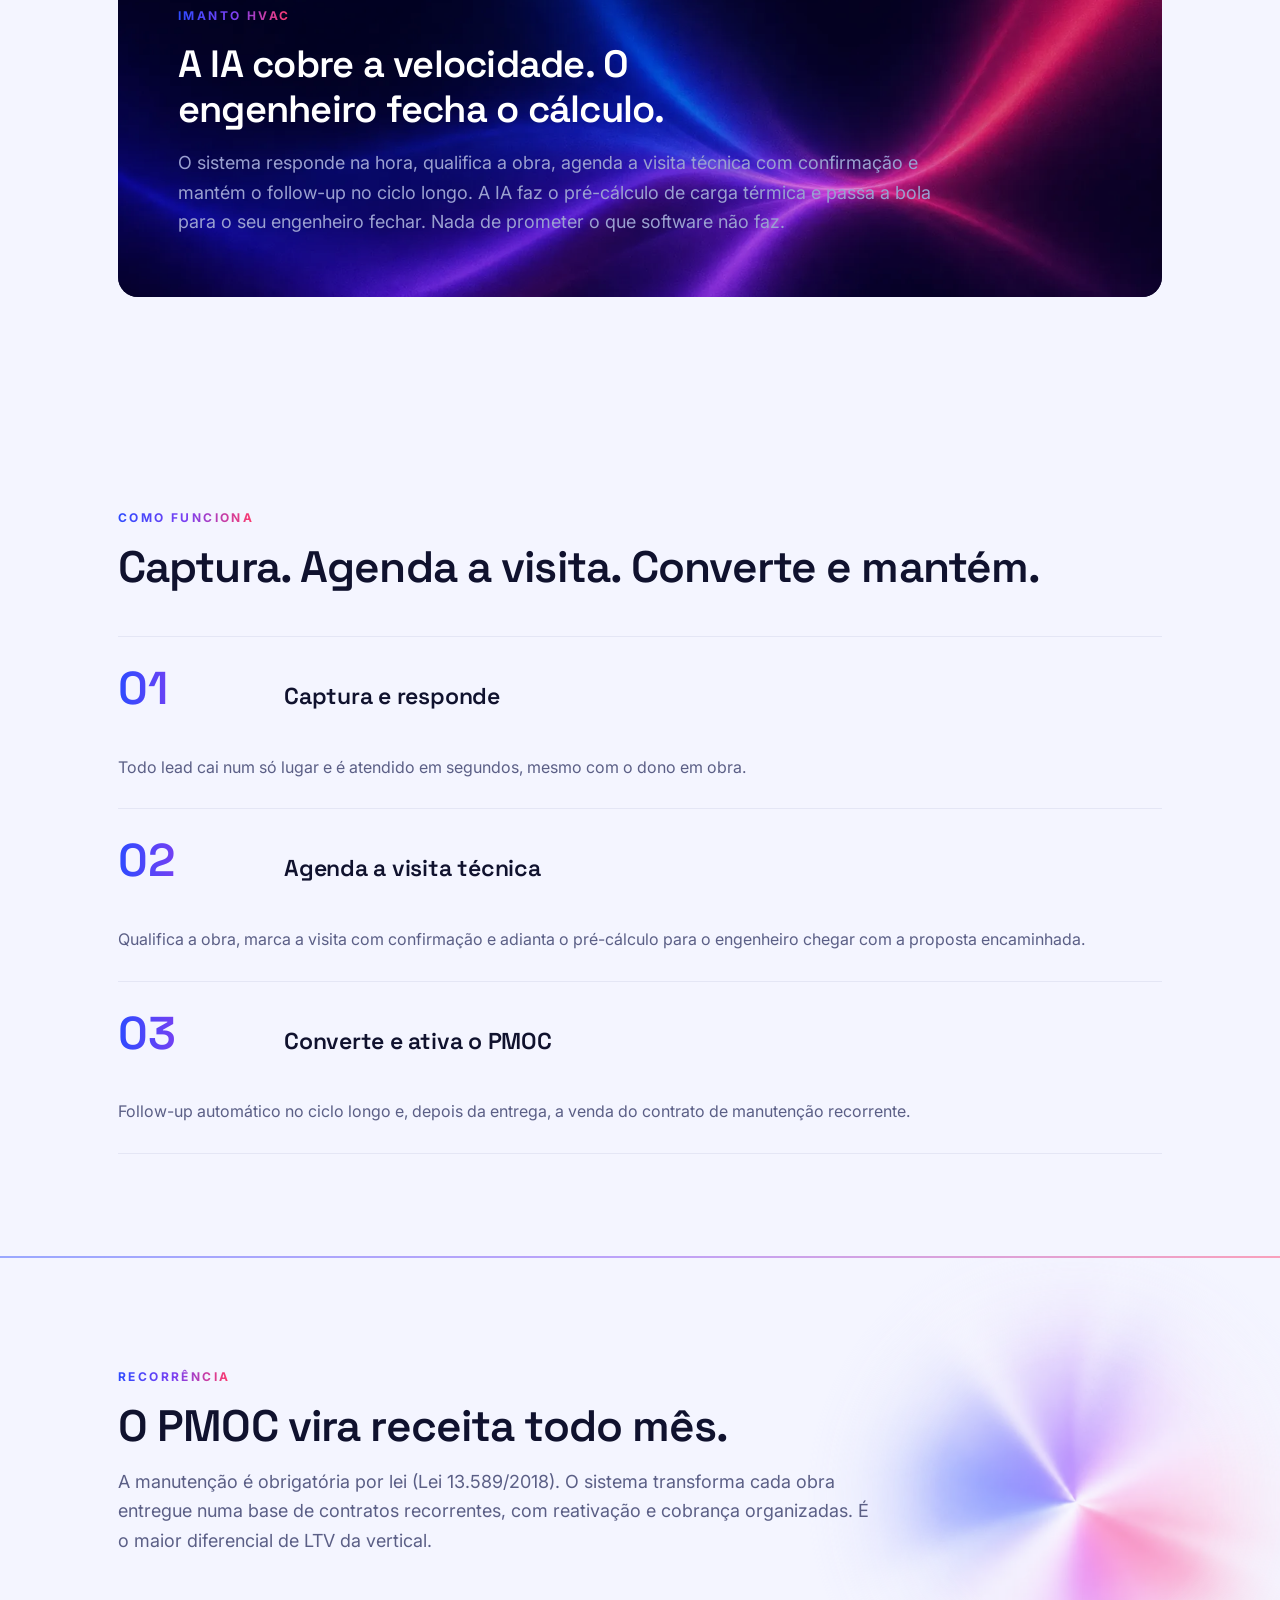
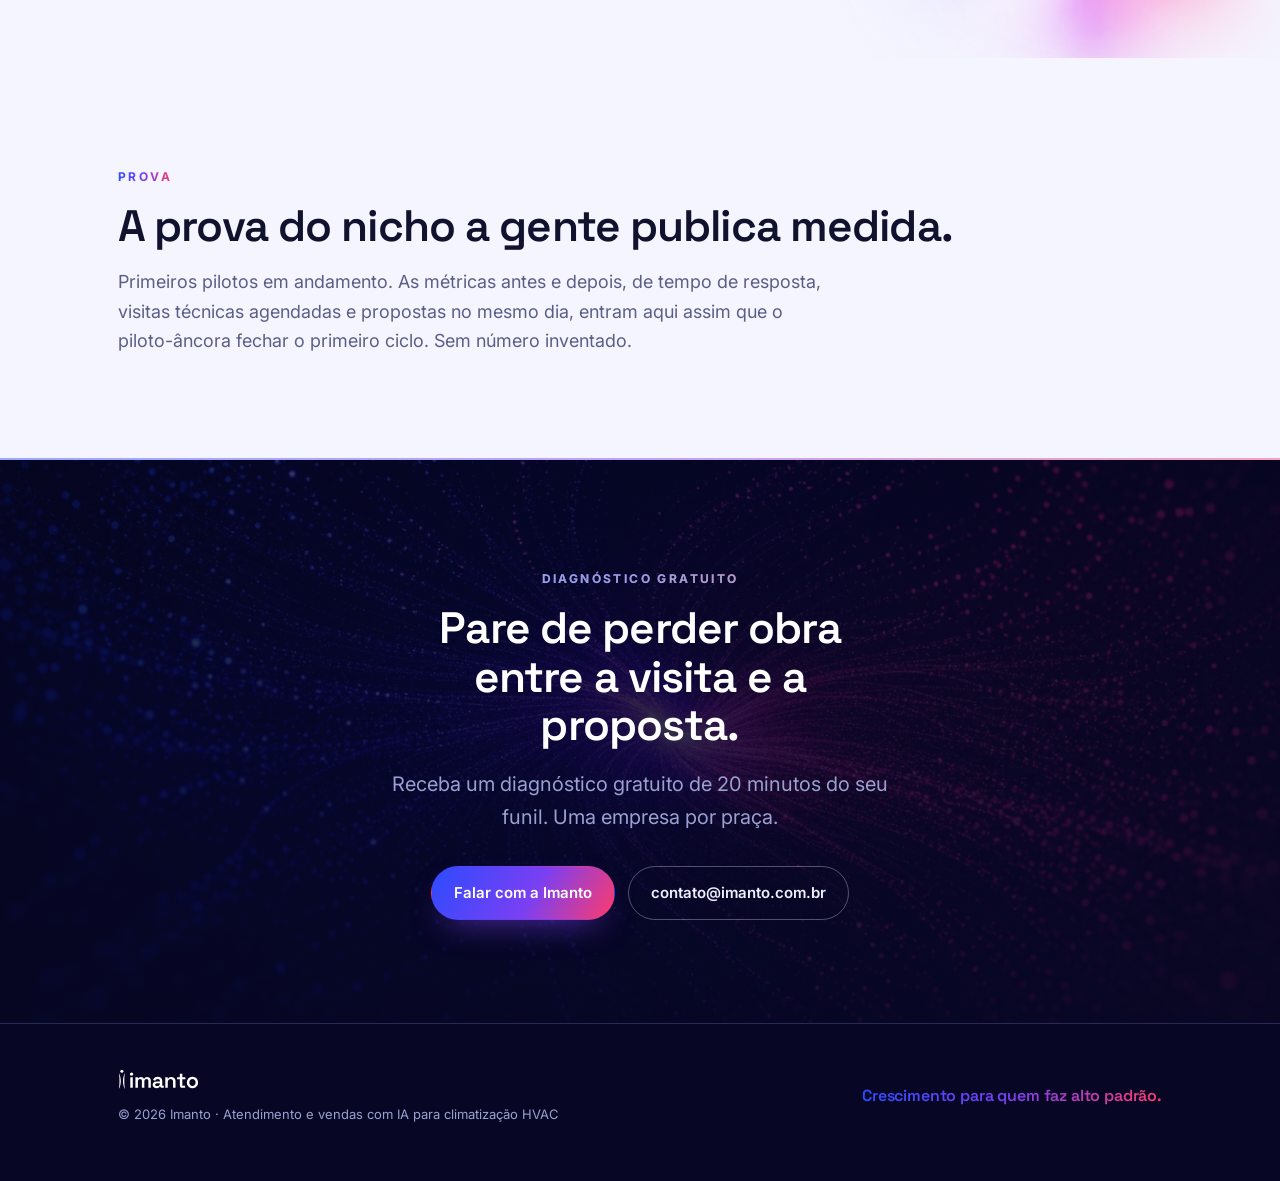
<file: hvac/index.html>
<!DOCTYPE html>
<html lang="pt-BR">
<head>
<meta charset="UTF-8" />
<meta name="viewport" content="width=device-width, initial-scale=1.0" />
<title>Imanto HVAC · pare de perder projetos entre a visita e a proposta</title>
<meta name="description" content="O sistema com IA que agenda a visita técnica, organiza o follow-up do ciclo longo e transforma cada obra de climatização em contrato de PMOC recorrente." />
<meta name="robots" content="noindex, follow" />
<meta name="theme-color" content="#F4F5FF" />
<link rel="canonical" href="https://imanto.com.br/hvac/" />
<link rel="icon" type="image/png" sizes="32x32" href="/assets/imanto-favicon-32.png" />
<link rel="icon" type="image/png" sizes="512x512" href="/assets/imanto-favicon-512.png" />
<link rel="apple-touch-icon" href="/assets/imanto-favicon-192.png" />
<meta property="og:type" content="website" />
<meta property="og:site_name" content="Imanto" />
<meta property="og:title" content="Imanto HVAC · pare de perder projetos entre a visita e a proposta" />
<meta property="og:description" content="Agenda a visita técnica, organiza o follow-up e transforma cada obra em PMOC recorrente." />
<meta property="og:url" content="https://imanto.com.br/hvac/" />
<meta property="og:image" content="https://imanto.com.br/assets/imanto-og.jpg" />
<meta property="og:locale" content="pt_BR" />
<link rel="preconnect" href="https://fonts.googleapis.com" />
<link rel="preconnect" href="https://fonts.gstatic.com" crossorigin />
<link href="https://fonts.googleapis.com/css2?family=Space+Grotesk:wght@400;500;600;700&family=Inter:wght@400;500;600&display=swap" rel="stylesheet" />
<link rel="stylesheet" href="/assets/site.css" />
<script type="application/ld+json">
{
  "@context": "https://schema.org",
  "@graph": [
    { "@type": "ProfessionalService", "@id": "https://imanto.com.br/hvac/#service", "name": "Imanto HVAC",
      "url": "https://imanto.com.br/hvac/", "image": "https://imanto.com.br/assets/imanto-og.jpg",
      "description": "Sistema de aquisição e atendimento com IA para empresas de climatização de alto padrão: agenda a visita técnica, organiza o follow-up do ciclo longo e ativa o contrato de PMOC recorrente.",
      "areaServed": "BR", "serviceType": "Atendimento e vendas com IA para climatização HVAC",
      "provider": {"@type":"Organization","name":"Imanto","url":"https://imanto.com.br/"} }
  ]
}
</script>
</head>
<body>
<a href="#main" class="skip">Pular para o conteúdo</a>
<header>
  <div class="wrap nav">
    <a class="brand" href="/" aria-label="Imanto"><img class="brand__logo" src="/logo-kit/imanto-h-cor-claro.svg" alt="Imanto" /></a>
    <nav class="nav__links" aria-label="Principal">
      <a href="/servicos">Como funciona</a>
      
      <a href="#contato" class="btn btn--solid btn--sm">Diagnóstico grátis</a>
    </nav>
  </div>
</header>

<main id="main">
  <section class="hero sec-dark">
    <img class="bg-art" src="/assets/img/ilu-hvac-hero-16x9.webp" alt="" aria-hidden="true" fetchpriority="high" />
    <div class="veil" aria-hidden="true"></div>
    <div class="wrap hero__grid">
      <div class="reveal" style="max-width:42ch">
        <a class="backlink" href="/">← Imanto</a>
        <span class="kicker">Imanto HVAC</span>
        <h1>Pare de perder projetos entre a <em>visita e a proposta.</em></h1>
        <p class="lede">O sistema agenda a visita técnica, organiza o follow-up do ciclo longo e ainda transforma cada obra em contrato de PMOC recorrente. Com o funil num painel.</p>
        <div class="hero__cta">
          <a href="#contato" class="btn btn--solid">Receba um diagnóstico gratuito do seu funil</a>
          <a href="#como" class="btn btn--ghost">Ver como funciona</a>
        </div>
      </div>
      <figure class="hero__shot reveal">
        <img src="/assets/img/ilu-hvac-showcase-16x9.webp" alt="Sistema de climatização instalado com precisão em obra de alto padrão" loading="eager" />
      </figure>
    </div>
  </section>

  <hr class="vein" />

  <section id="problema">
    <div class="wrap">
      <p class="eyebrow reveal">O problema</p>
      <h2 class="reveal">O dono está na obra. A obra fecha com quem agendou a visita primeiro.</h2>
      <div class="grid3">
        <div class="problem reveal"><h3>Resposta tarde, dono em campo</h3><p>O lead chega enquanto o engenheiro está em obra. A proposta sai dias depois, quando o concorrente já dimensionou e agendou.</p></div>
        <div class="problem reveal"><h3>Visita técnica que demora</h3><p>Sem agendamento e confirmação automáticos, a visita atrasa e a carga térmica sai tarde. A obra de dezenas a centenas de mil esfria no caminho.</p></div>
        <div class="problem reveal"><h3>PMOC que fica na mesa</h3><p>A manutenção é obrigatória por lei e recorrente, mas ninguém cobra. Cada obra entregue era um contrato mensal que não foi vendido.</p></div>
      </div>
    </div>
  </section>

  <section id="motor">
    <div class="wrap">
      <div class="band reveal">
        <img class="band__art" src="/assets/img/ilu-aurora-a-16x9.webp" alt="" aria-hidden="true" loading="lazy" />
        <p class="eyebrow">Imanto HVAC</p>
        <p class="statement">A IA cobre a velocidade. O engenheiro fecha o cálculo.</p>
        <p class="section__intro">O sistema responde na hora, qualifica a obra, agenda a visita técnica com confirmação e mantém o follow-up no ciclo longo. A IA faz o pré-cálculo de carga térmica e passa a bola para o seu engenheiro fechar. Nada de prometer o que software não faz.</p>
      </div>
    </div>
  </section>

  <section id="como">
    <div class="wrap">
      <p class="eyebrow reveal">Como funciona</p>
      <h2 class="reveal">Captura. Agenda a visita. Converte e mantém.</h2>
      <div class="steps">
        <div class="step reveal"><div class="step__n">01</div><h3>Captura e responde</h3><p>Todo lead cai num só lugar e é atendido em segundos, mesmo com o dono em obra.</p></div>
        <div class="step reveal"><div class="step__n">02</div><h3>Agenda a visita técnica</h3><p>Qualifica a obra, marca a visita com confirmação e adianta o pré-cálculo para o engenheiro chegar com a proposta encaminhada.</p></div>
        <div class="step reveal"><div class="step__n">03</div><h3>Converte e ativa o PMOC</h3><p>Follow-up automático no ciclo longo e, depois da entrega, a venda do contrato de manutenção recorrente.</p></div>
      </div>
    </div>
  </section>

  <hr class="vein" />

  <section id="recorrencia" class="sec-accent">
    <img class="accent-art" src="/assets/img/ilu-aurora-light-1x1.webp" alt="" aria-hidden="true" loading="lazy" />
    <div class="wrap">
      <p class="eyebrow reveal">Recorrência</p>
      <h2 class="reveal">O PMOC vira receita todo mês.</h2>
      <p class="section__intro reveal">A manutenção é obrigatória por lei (Lei 13.589/2018). O sistema transforma cada obra entregue numa base de contratos recorrentes, com reativação e cobrança organizadas. É o maior diferencial de LTV da vertical.</p>
    </div>
  </section>

  <section id="prova">
    <div class="wrap">
      <p class="eyebrow reveal">Prova</p>
      <h2 class="reveal">A prova do nicho a gente publica medida.</h2>
      <p class="section__intro reveal">Primeiros pilotos em andamento. As métricas antes e depois, de tempo de resposta, visitas técnicas agendadas e propostas no mesmo dia, entram aqui assim que o piloto-âncora fechar o primeiro ciclo. Sem número inventado.</p>
    </div>
  </section>

  <hr class="vein" />

  <section id="contato" class="cta sec-dark">
    <img class="bg-art" src="/assets/img/ilu-particulas-a-16x9.webp" alt="" aria-hidden="true" loading="lazy" />
    <div class="veil" aria-hidden="true"></div>
    <div class="wrap">
      <p class="eyebrow reveal">Diagnóstico gratuito</p>
      <h2 class="reveal">Pare de perder obra entre a visita e a proposta.</h2>
      <p class="lede reveal">Receba um diagnóstico gratuito de 20 minutos do seu funil. Uma empresa por praça.</p>
      <div class="cta__row reveal">
        <a href="mailto:contato@imanto.com.br?subject=Diagn%C3%B3stico%20Imanto%20HVAC" class="btn btn--solid">Falar com a Imanto</a>
        <a href="mailto:contato@imanto.com.br" class="btn btn--ghost">contato@imanto.com.br</a>
      </div>
    </div>
  </section>
</main>

<footer>
  <div class="wrap foot">
    <div>
      <img class="foot__logo" src="/logo-kit/imanto-h-branco.svg" alt="Imanto" />
      <small>© 2026 Imanto · Atendimento e vendas com IA para climatização HVAC</small>
    </div>
    <div class="foot__tag">Crescimento para quem faz alto padrão.</div>
  </div>
</footer>

<script src="/assets/site.js"></script>
</body>
</html>
</file>
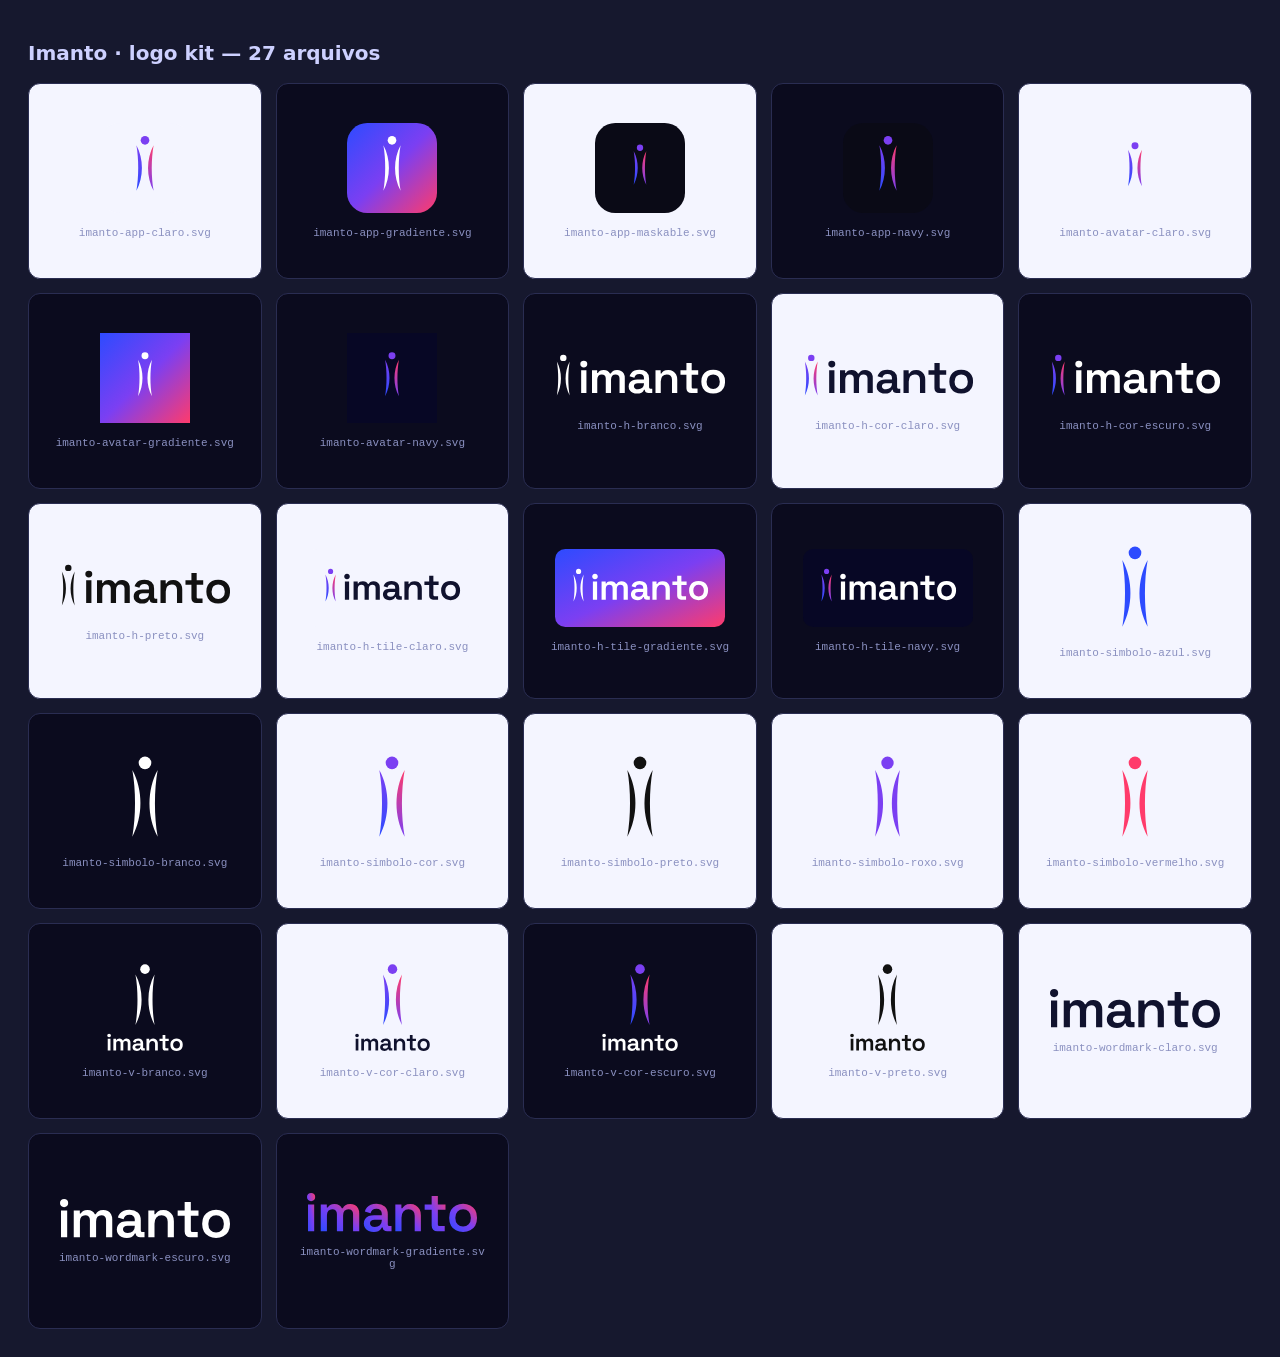
<file: logo-kit/index.html>
<!doctype html><meta charset="utf-8"><title>Imanto — logo kit</title><style>body{margin:0;background:#16182e;color:#cdd0ff;font-family:system-ui;padding:28px}h1{font-size:20px}.g{display:grid;grid-template-columns:repeat(auto-fill,minmax(230px,1fr));gap:14px;margin-top:18px}.c{border-radius:12px;padding:22px;min-height:150px;display:flex;flex-direction:column;align-items:center;justify-content:center;gap:14px;border:1px solid #2a2d52}.c img{max-width:170px;max-height:90px}.n{font-size:11px;color:#8a90c0;font-family:monospace;text-align:center;word-break:break-all}</style><h1>Imanto · logo kit — 27 arquivos</h1><div class="g"><div class="c" style="background:#f4f5ff"><img src="imanto-app-claro.svg"><div class="n">imanto-app-claro.svg</div></div><div class="c" style="background:#0b0b1e"><img src="imanto-app-gradiente.svg"><div class="n">imanto-app-gradiente.svg</div></div><div class="c" style="background:#f4f5ff"><img src="imanto-app-maskable.svg"><div class="n">imanto-app-maskable.svg</div></div><div class="c" style="background:#0b0b1e"><img src="imanto-app-navy.svg"><div class="n">imanto-app-navy.svg</div></div><div class="c" style="background:#f4f5ff"><img src="imanto-avatar-claro.svg"><div class="n">imanto-avatar-claro.svg</div></div><div class="c" style="background:#0b0b1e"><img src="imanto-avatar-gradiente.svg"><div class="n">imanto-avatar-gradiente.svg</div></div><div class="c" style="background:#0b0b1e"><img src="imanto-avatar-navy.svg"><div class="n">imanto-avatar-navy.svg</div></div><div class="c" style="background:#0b0b1e"><img src="imanto-h-branco.svg"><div class="n">imanto-h-branco.svg</div></div><div class="c" style="background:#f4f5ff"><img src="imanto-h-cor-claro.svg"><div class="n">imanto-h-cor-claro.svg</div></div><div class="c" style="background:#0b0b1e"><img src="imanto-h-cor-escuro.svg"><div class="n">imanto-h-cor-escuro.svg</div></div><div class="c" style="background:#f4f5ff"><img src="imanto-h-preto.svg"><div class="n">imanto-h-preto.svg</div></div><div class="c" style="background:#f4f5ff"><img src="imanto-h-tile-claro.svg"><div class="n">imanto-h-tile-claro.svg</div></div><div class="c" style="background:#0b0b1e"><img src="imanto-h-tile-gradiente.svg"><div class="n">imanto-h-tile-gradiente.svg</div></div><div class="c" style="background:#0b0b1e"><img src="imanto-h-tile-navy.svg"><div class="n">imanto-h-tile-navy.svg</div></div><div class="c" style="background:#f4f5ff"><img src="imanto-simbolo-azul.svg"><div class="n">imanto-simbolo-azul.svg</div></div><div class="c" style="background:#0b0b1e"><img src="imanto-simbolo-branco.svg"><div class="n">imanto-simbolo-branco.svg</div></div><div class="c" style="background:#f4f5ff"><img src="imanto-simbolo-cor.svg"><div class="n">imanto-simbolo-cor.svg</div></div><div class="c" style="background:#f4f5ff"><img src="imanto-simbolo-preto.svg"><div class="n">imanto-simbolo-preto.svg</div></div><div class="c" style="background:#f4f5ff"><img src="imanto-simbolo-roxo.svg"><div class="n">imanto-simbolo-roxo.svg</div></div><div class="c" style="background:#f4f5ff"><img src="imanto-simbolo-vermelho.svg"><div class="n">imanto-simbolo-vermelho.svg</div></div><div class="c" style="background:#0b0b1e"><img src="imanto-v-branco.svg"><div class="n">imanto-v-branco.svg</div></div><div class="c" style="background:#f4f5ff"><img src="imanto-v-cor-claro.svg"><div class="n">imanto-v-cor-claro.svg</div></div><div class="c" style="background:#0b0b1e"><img src="imanto-v-cor-escuro.svg"><div class="n">imanto-v-cor-escuro.svg</div></div><div class="c" style="background:#f4f5ff"><img src="imanto-v-preto.svg"><div class="n">imanto-v-preto.svg</div></div><div class="c" style="background:#f4f5ff"><img src="imanto-wordmark-claro.svg"><div class="n">imanto-wordmark-claro.svg</div></div><div class="c" style="background:#0b0b1e"><img src="imanto-wordmark-escuro.svg"><div class="n">imanto-wordmark-escuro.svg</div></div><div class="c" style="background:#0b0b1e"><img src="imanto-wordmark-gradiente.svg"><div class="n">imanto-wordmark-gradiente.svg</div></div></div>
</file>
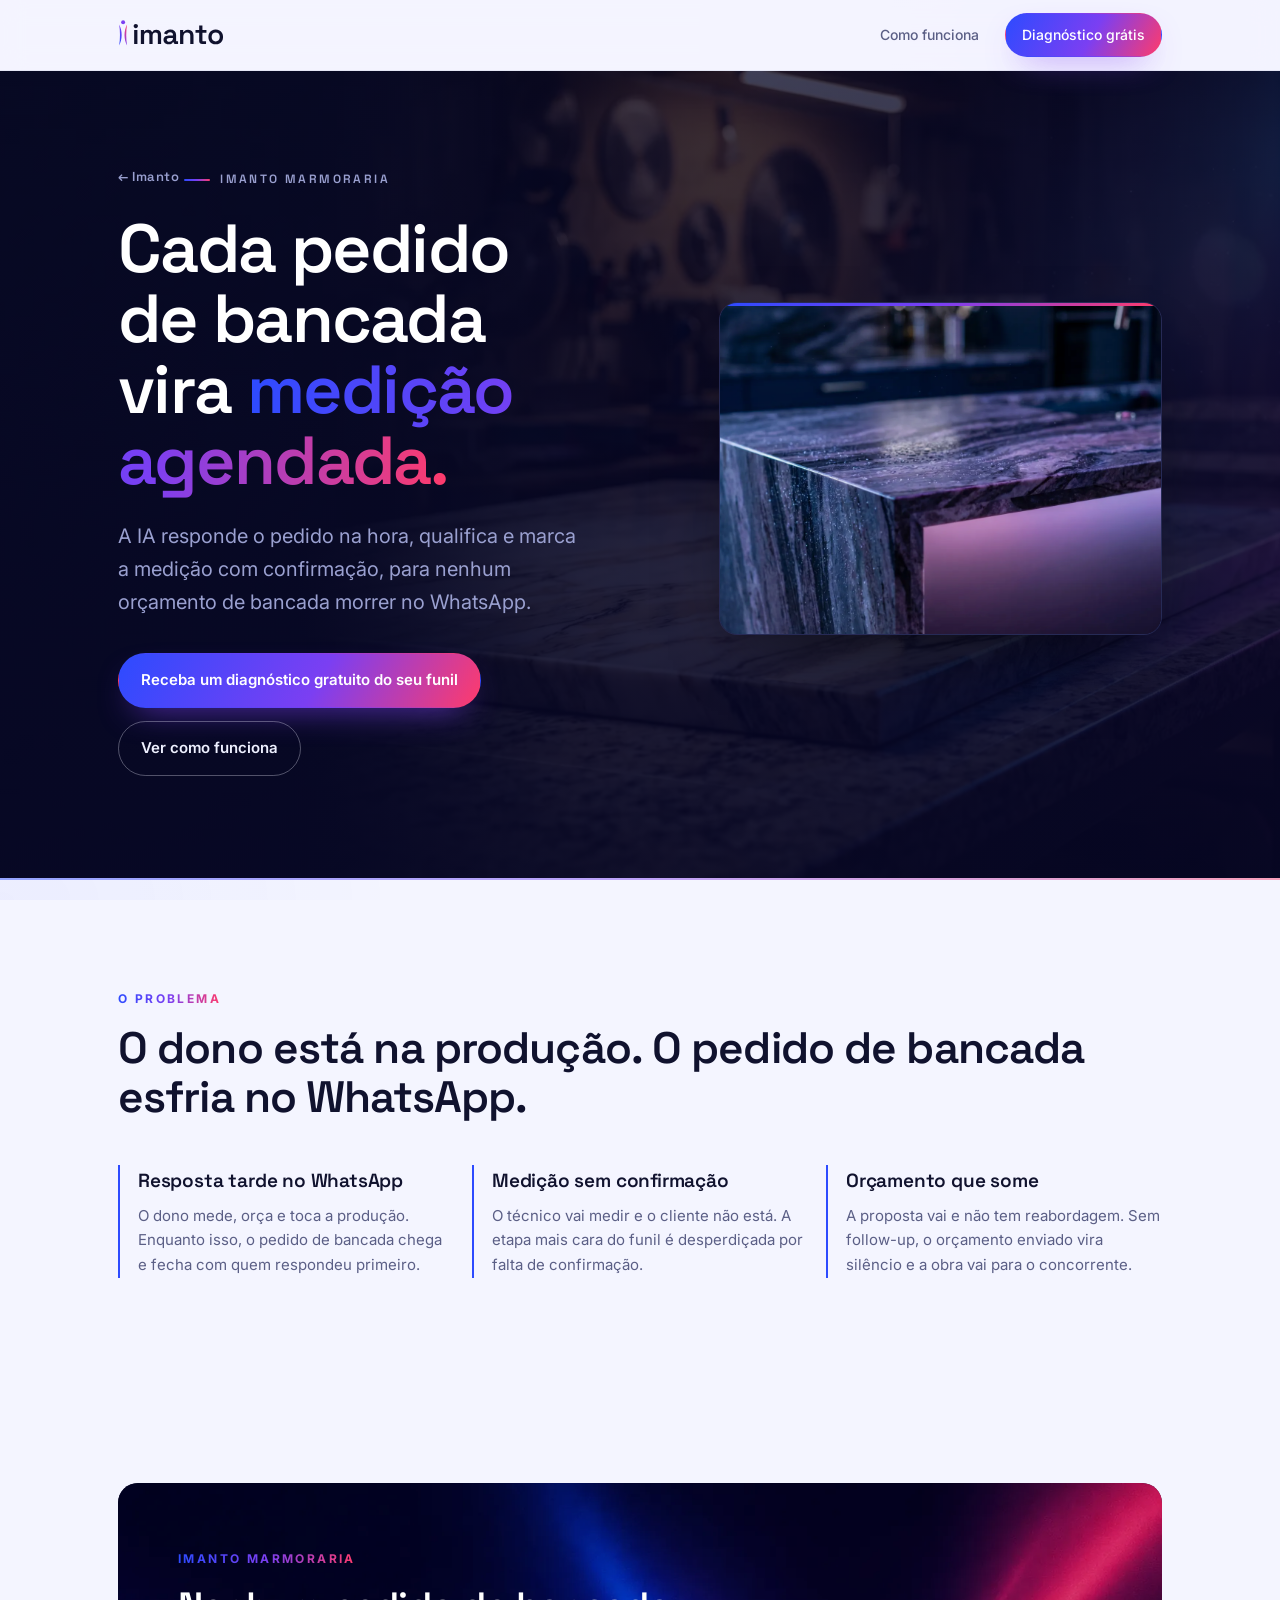
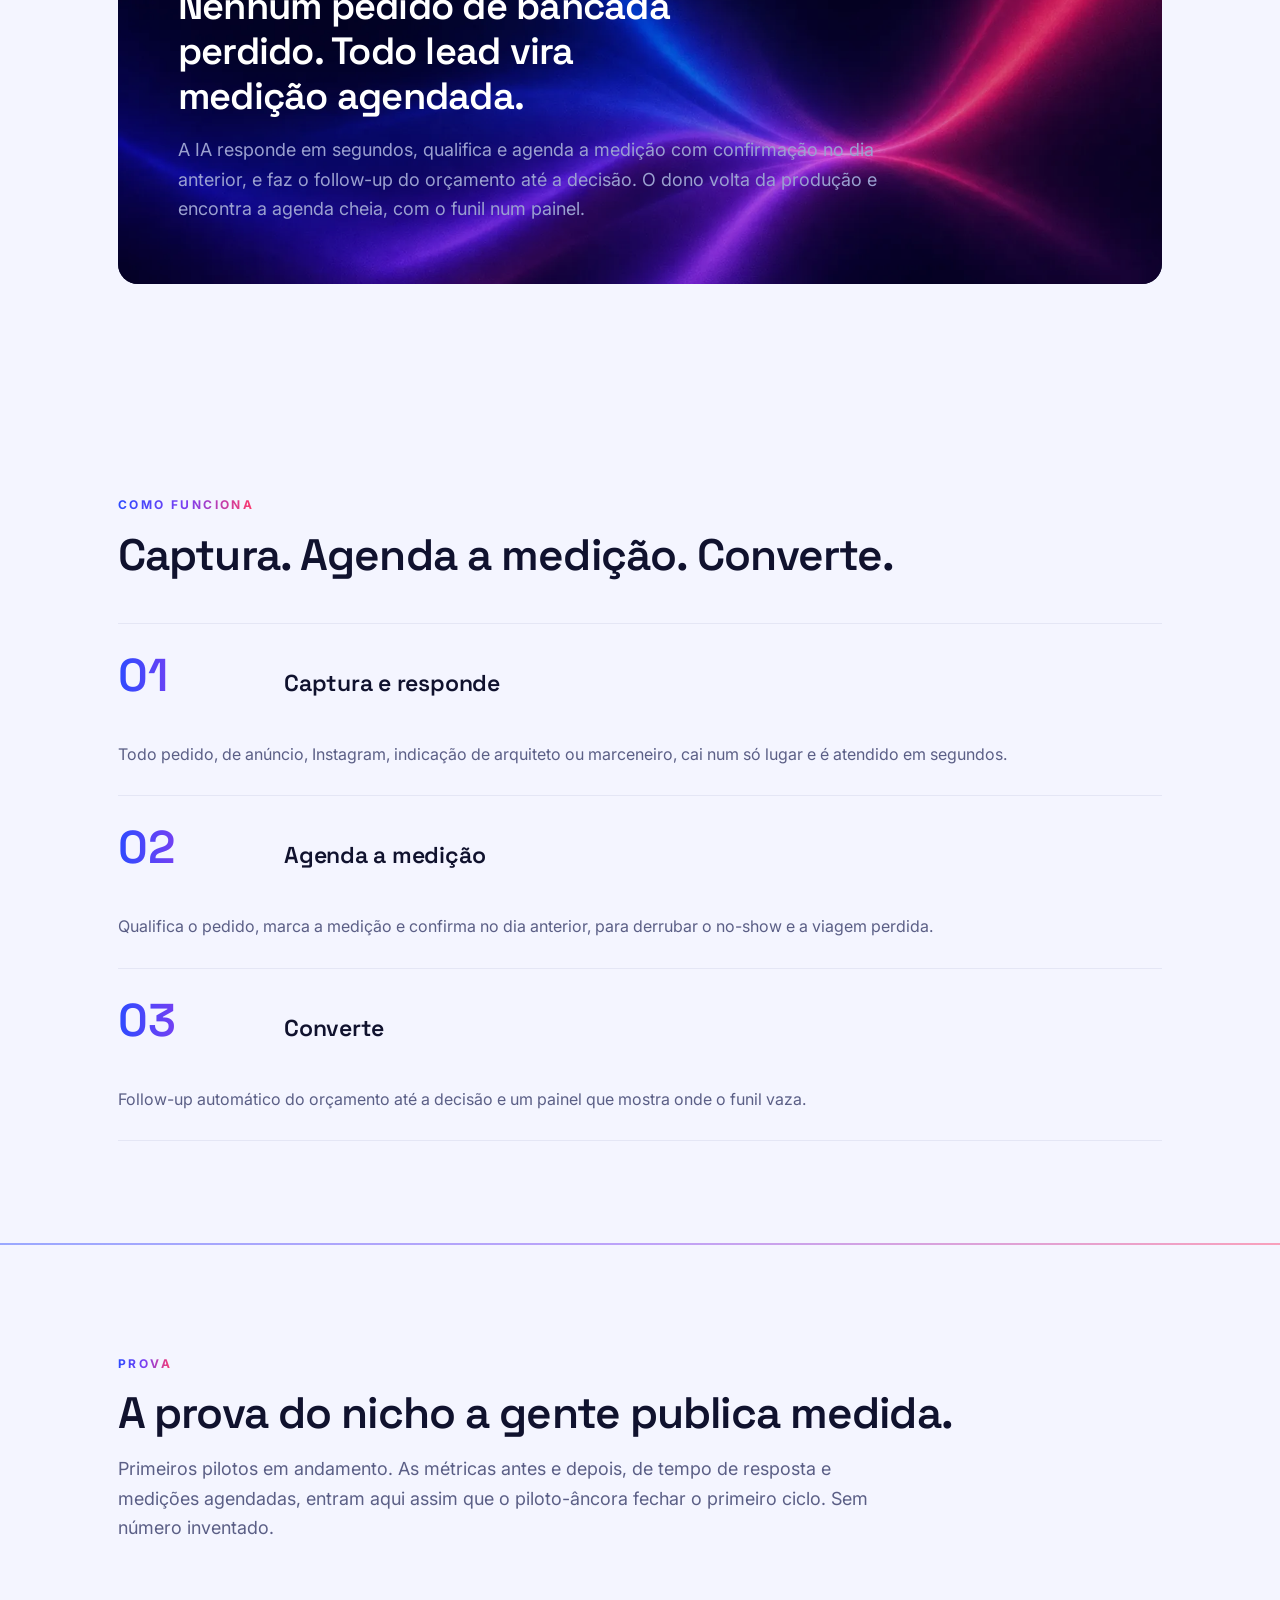
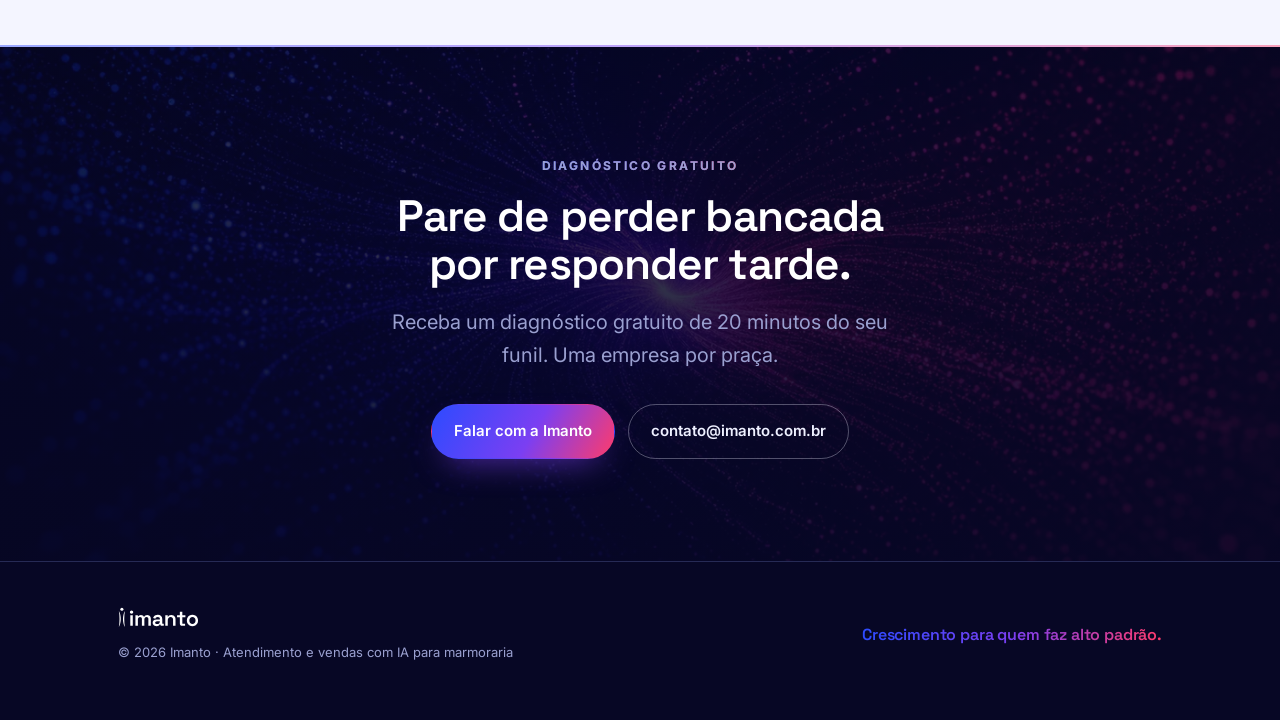
<file: marmoraria/index.html>
<!DOCTYPE html>
<html lang="pt-BR">
<head>
<meta charset="UTF-8" />
<meta name="viewport" content="width=device-width, initial-scale=1.0" />
<title>Imanto Marmoraria · cada pedido de bancada vira medição agendada</title>
<meta name="description" content="A IA responde o pedido de bancada na hora, qualifica e marca a medição com confirmação, para nenhum orçamento morrer no WhatsApp." />
<meta name="robots" content="noindex, follow" />
<meta name="theme-color" content="#F4F5FF" />
<link rel="canonical" href="https://imanto.com.br/marmoraria/" />
<link rel="icon" type="image/png" sizes="32x32" href="/assets/imanto-favicon-32.png" />
<link rel="icon" type="image/png" sizes="512x512" href="/assets/imanto-favicon-512.png" />
<link rel="apple-touch-icon" href="/assets/imanto-favicon-192.png" />
<meta property="og:type" content="website" />
<meta property="og:site_name" content="Imanto" />
<meta property="og:title" content="Imanto Marmoraria · cada pedido de bancada vira medição agendada" />
<meta property="og:description" content="A IA responde o pedido na hora, qualifica e marca a medição com confirmação." />
<meta property="og:url" content="https://imanto.com.br/marmoraria/" />
<meta property="og:image" content="https://imanto.com.br/assets/imanto-og.jpg" />
<meta property="og:locale" content="pt_BR" />
<link rel="preconnect" href="https://fonts.googleapis.com" />
<link rel="preconnect" href="https://fonts.gstatic.com" crossorigin />
<link href="https://fonts.googleapis.com/css2?family=Space+Grotesk:wght@400;500;600;700&family=Inter:wght@400;500;600&display=swap" rel="stylesheet" />
<link rel="stylesheet" href="/assets/site.css" />
<script type="application/ld+json">
{
  "@context": "https://schema.org",
  "@graph": [
    { "@type": "ProfessionalService", "@id": "https://imanto.com.br/marmoraria/#service", "name": "Imanto Marmoraria",
      "url": "https://imanto.com.br/marmoraria/", "image": "https://imanto.com.br/assets/imanto-og.jpg",
      "description": "Sistema de aquisição e atendimento com IA para marmorarias: responde o pedido de bancada na hora, qualifica, agenda a medição com confirmação e faz o follow-up do orçamento.",
      "areaServed": "BR", "serviceType": "Atendimento e vendas com IA para marmoraria",
      "provider": {"@type":"Organization","name":"Imanto","url":"https://imanto.com.br/"} }
  ]
}
</script>
</head>
<body>
<a href="#main" class="skip">Pular para o conteúdo</a>
<header>
  <div class="wrap nav">
    <a class="brand" href="/" aria-label="Imanto"><img class="brand__logo" src="/logo-kit/imanto-h-cor-claro.svg" alt="Imanto" /></a>
    <nav class="nav__links" aria-label="Principal">
      <a href="/servicos">Como funciona</a>
      
      <a href="#contato" class="btn btn--solid btn--sm">Diagnóstico grátis</a>
    </nav>
  </div>
</header>

<main id="main">
  <section class="hero sec-dark">
    <img class="bg-art" src="/assets/img/ilu-marmoraria-hero-16x9.webp" alt="" aria-hidden="true" fetchpriority="high" />
    <div class="veil" aria-hidden="true"></div>
    <div class="wrap hero__grid">
      <div class="reveal" style="max-width:42ch">
        <a class="backlink" href="/">← Imanto</a>
        <span class="kicker">Imanto Marmoraria</span>
        <h1>Cada pedido de bancada vira <em>medição agendada.</em></h1>
        <p class="lede">A IA responde o pedido na hora, qualifica e marca a medição com confirmação, para nenhum orçamento de bancada morrer no WhatsApp.</p>
        <div class="hero__cta">
          <a href="#contato" class="btn btn--solid">Receba um diagnóstico gratuito do seu funil</a>
          <a href="#como" class="btn btn--ghost">Ver como funciona</a>
        </div>
      </div>
      <figure class="hero__shot reveal">
        <img src="/assets/img/ilu-marmoraria-showcase-16x9.webp" alt="Bancada de mármore polido com veios marcantes em marmoraria de alto padrão" loading="eager" />
      </figure>
    </div>
  </section>

  <hr class="vein" />

  <section id="problema">
    <div class="wrap">
      <p class="eyebrow reveal">O problema</p>
      <h2 class="reveal">O dono está na produção. O pedido de bancada esfria no WhatsApp.</h2>
      <div class="grid3">
        <div class="problem reveal"><h3>Resposta tarde no WhatsApp</h3><p>O dono mede, orça e toca a produção. Enquanto isso, o pedido de bancada chega e fecha com quem respondeu primeiro.</p></div>
        <div class="problem reveal"><h3>Medição sem confirmação</h3><p>O técnico vai medir e o cliente não está. A etapa mais cara do funil é desperdiçada por falta de confirmação.</p></div>
        <div class="problem reveal"><h3>Orçamento que some</h3><p>A proposta vai e não tem reabordagem. Sem follow-up, o orçamento enviado vira silêncio e a obra vai para o concorrente.</p></div>
      </div>
    </div>
  </section>

  <section id="motor">
    <div class="wrap">
      <div class="band reveal">
        <img class="band__art" src="/assets/img/ilu-aurora-a-16x9.webp" alt="" aria-hidden="true" loading="lazy" />
        <p class="eyebrow">Imanto Marmoraria</p>
        <p class="statement">Nenhum pedido de bancada perdido. Todo lead vira medição agendada.</p>
        <p class="section__intro">A IA responde em segundos, qualifica e agenda a medição com confirmação no dia anterior, e faz o follow-up do orçamento até a decisão. O dono volta da produção e encontra a agenda cheia, com o funil num painel.</p>
      </div>
    </div>
  </section>

  <section id="como">
    <div class="wrap">
      <p class="eyebrow reveal">Como funciona</p>
      <h2 class="reveal">Captura. Agenda a medição. Converte.</h2>
      <div class="steps">
        <div class="step reveal"><div class="step__n">01</div><h3>Captura e responde</h3><p>Todo pedido, de anúncio, Instagram, indicação de arquiteto ou marceneiro, cai num só lugar e é atendido em segundos.</p></div>
        <div class="step reveal"><div class="step__n">02</div><h3>Agenda a medição</h3><p>Qualifica o pedido, marca a medição e confirma no dia anterior, para derrubar o no-show e a viagem perdida.</p></div>
        <div class="step reveal"><div class="step__n">03</div><h3>Converte</h3><p>Follow-up automático do orçamento até a decisão e um painel que mostra onde o funil vaza.</p></div>
      </div>
    </div>
  </section>

  <hr class="vein" />

  <section id="prova">
    <div class="wrap">
      <p class="eyebrow reveal">Prova</p>
      <h2 class="reveal">A prova do nicho a gente publica medida.</h2>
      <p class="section__intro reveal">Primeiros pilotos em andamento. As métricas antes e depois, de tempo de resposta e medições agendadas, entram aqui assim que o piloto-âncora fechar o primeiro ciclo. Sem número inventado.</p>
    </div>
  </section>

  <hr class="vein" />

  <section id="contato" class="cta sec-dark">
    <img class="bg-art" src="/assets/img/ilu-particulas-a-16x9.webp" alt="" aria-hidden="true" loading="lazy" />
    <div class="veil" aria-hidden="true"></div>
    <div class="wrap">
      <p class="eyebrow reveal">Diagnóstico gratuito</p>
      <h2 class="reveal">Pare de perder bancada por responder tarde.</h2>
      <p class="lede reveal">Receba um diagnóstico gratuito de 20 minutos do seu funil. Uma empresa por praça.</p>
      <div class="cta__row reveal">
        <a href="mailto:contato@imanto.com.br?subject=Diagn%C3%B3stico%20Imanto%20Marmoraria" class="btn btn--solid">Falar com a Imanto</a>
        <a href="mailto:contato@imanto.com.br" class="btn btn--ghost">contato@imanto.com.br</a>
      </div>
    </div>
  </section>
</main>

<footer>
  <div class="wrap foot">
    <div>
      <img class="foot__logo" src="/logo-kit/imanto-h-branco.svg" alt="Imanto" />
      <small>© 2026 Imanto · Atendimento e vendas com IA para marmoraria</small>
    </div>
    <div class="foot__tag">Crescimento para quem faz alto padrão.</div>
  </div>
</footer>

<script src="/assets/site.js"></script>
</body>
</html>
</file>
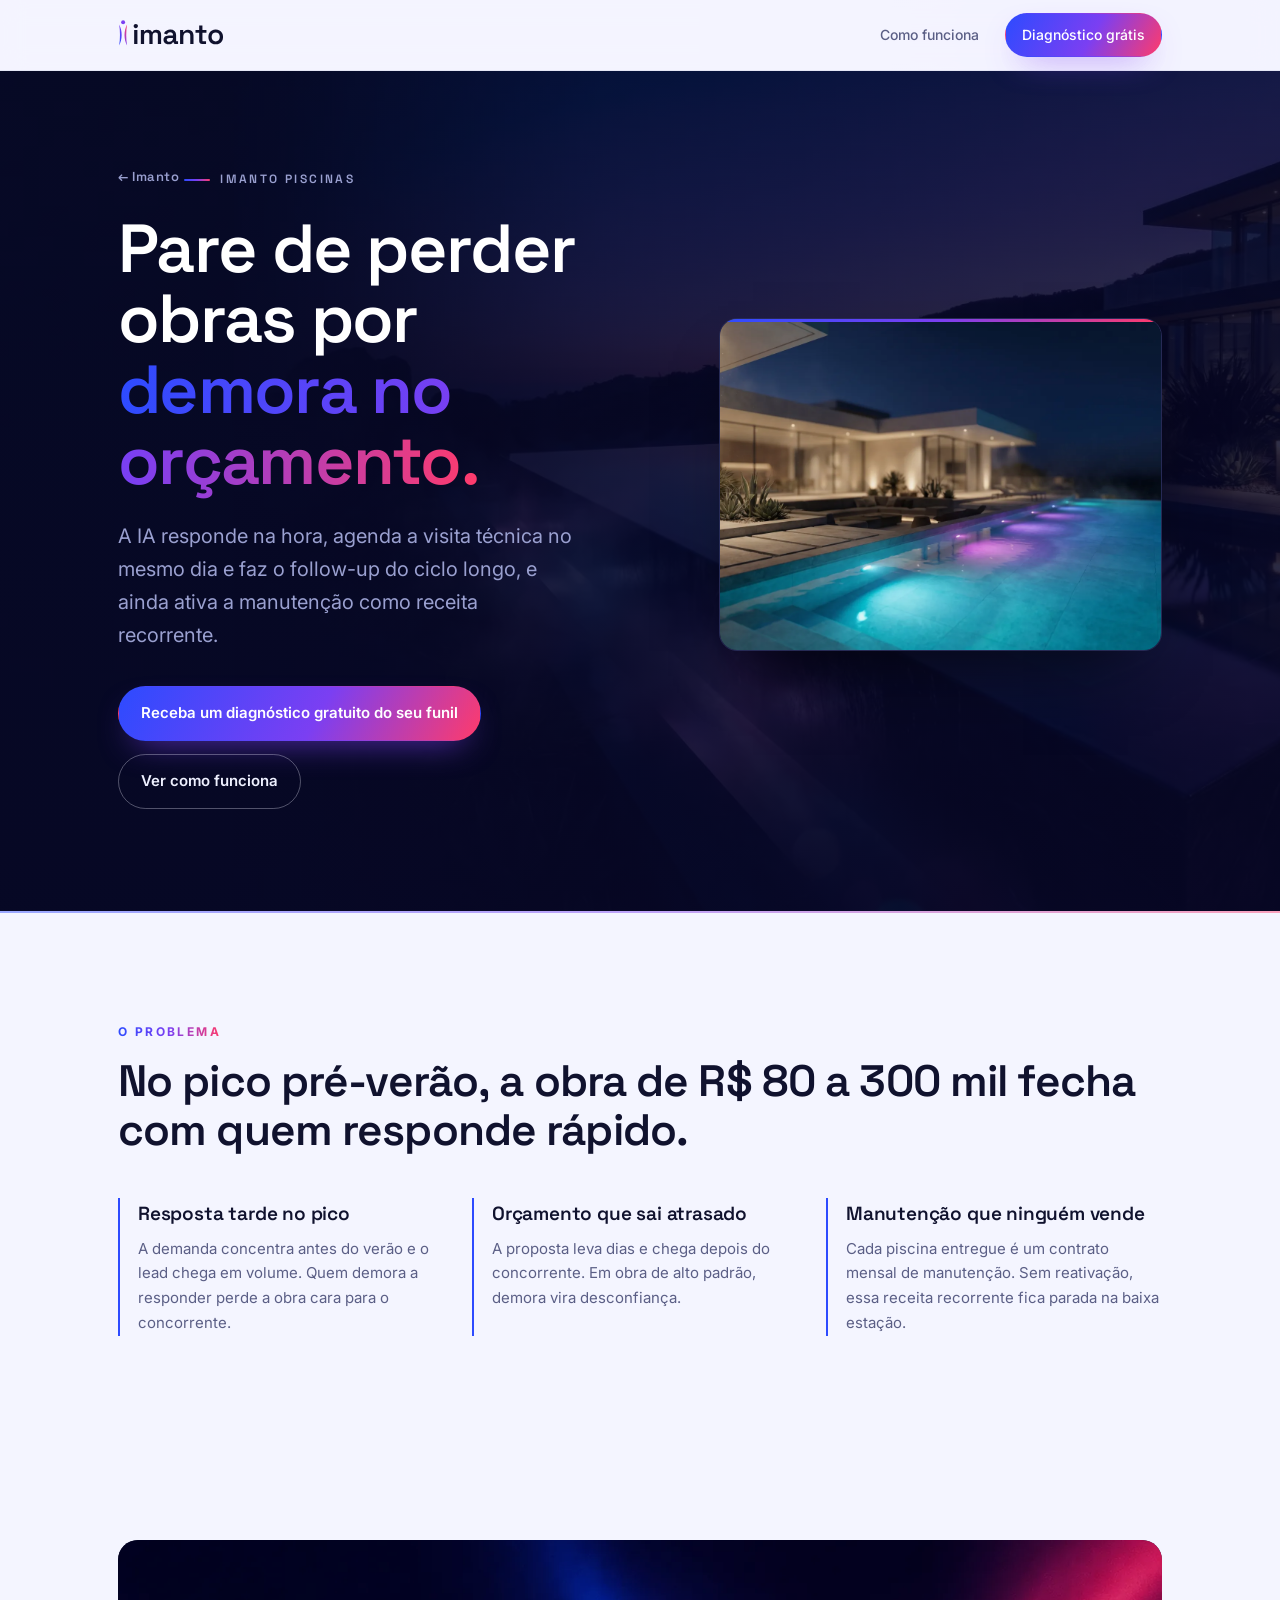
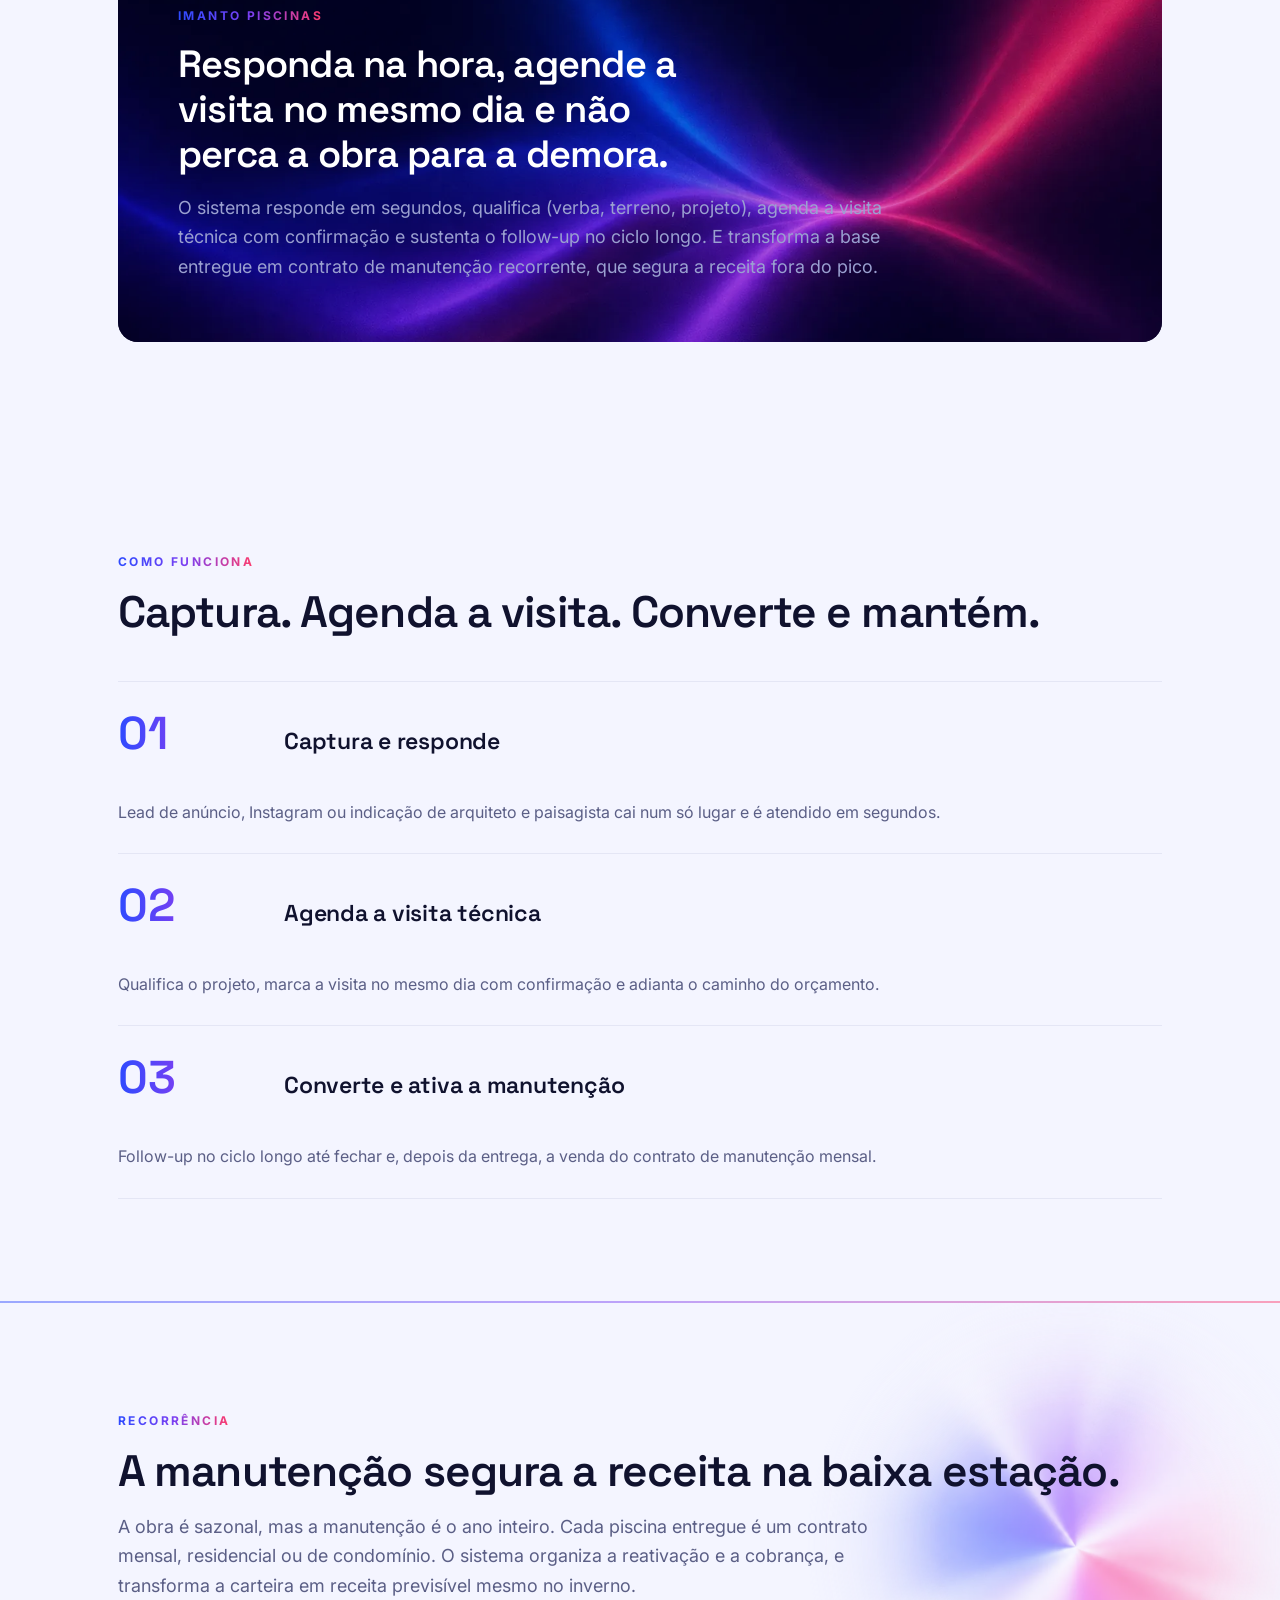
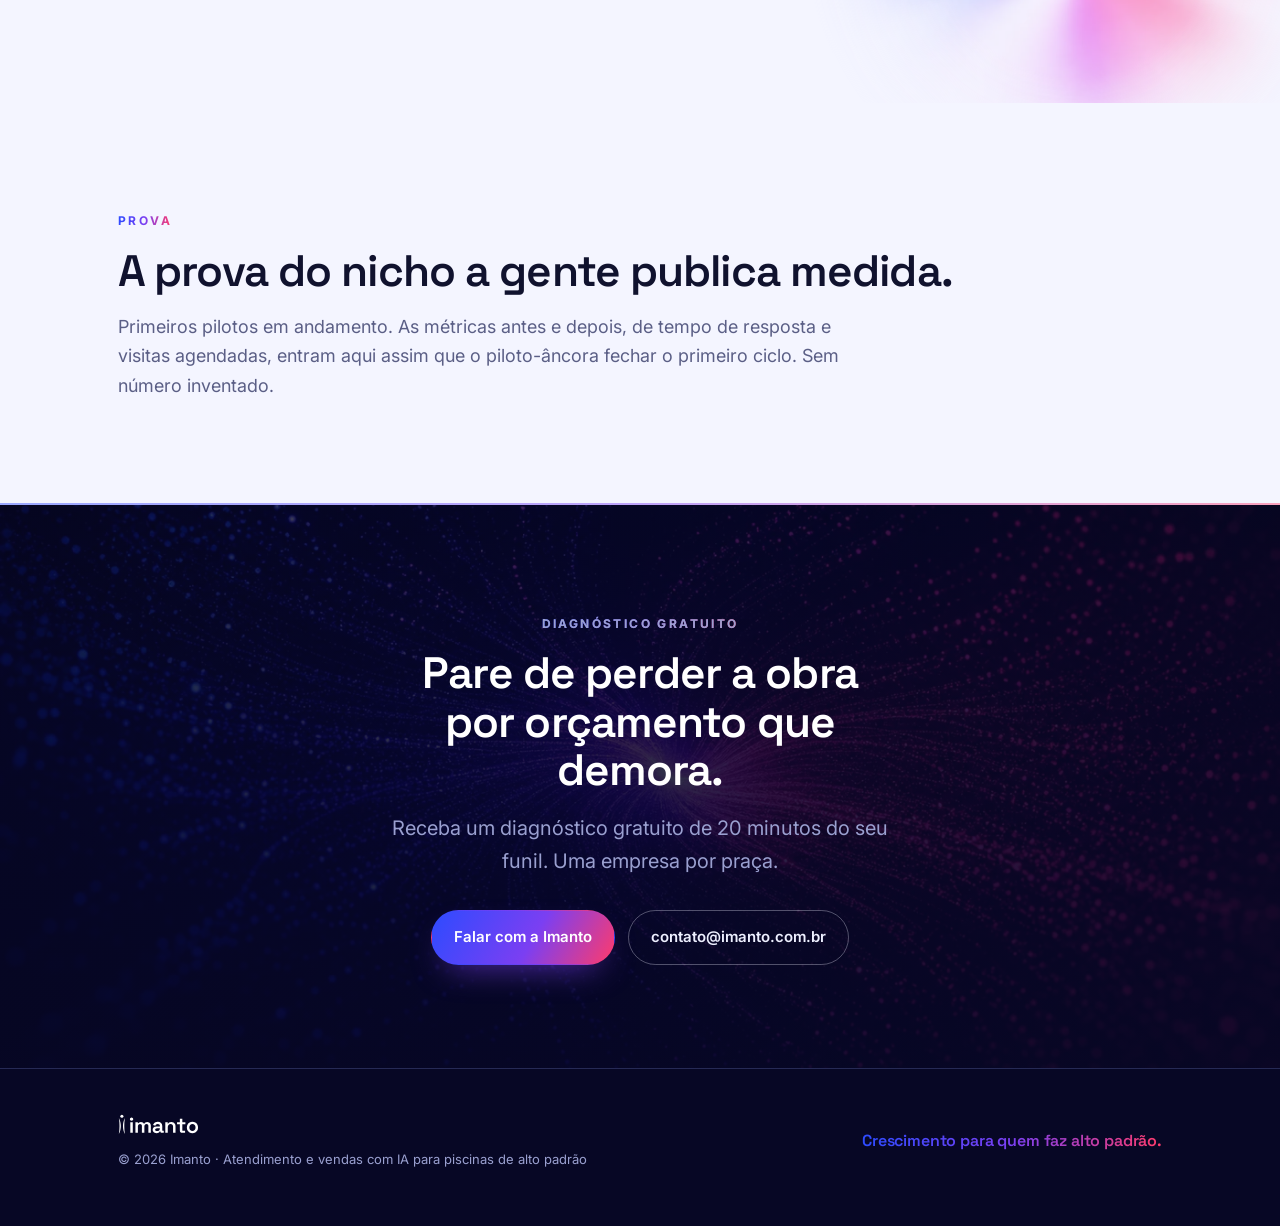
<file: piscinas/index.html>
<!DOCTYPE html>
<html lang="pt-BR">
<head>
<meta charset="UTF-8" />
<meta name="viewport" content="width=device-width, initial-scale=1.0" />
<title>Imanto Piscinas · pare de perder obras por demora no orçamento</title>
<meta name="description" content="A IA responde na hora, agenda a visita técnica no mesmo dia e faz o follow-up do ciclo longo, e ainda ativa a manutenção como receita recorrente." />
<meta name="robots" content="noindex, follow" />
<meta name="theme-color" content="#F4F5FF" />
<link rel="canonical" href="https://imanto.com.br/piscinas/" />
<link rel="icon" type="image/png" sizes="32x32" href="/assets/imanto-favicon-32.png" />
<link rel="icon" type="image/png" sizes="512x512" href="/assets/imanto-favicon-512.png" />
<link rel="apple-touch-icon" href="/assets/imanto-favicon-192.png" />
<meta property="og:type" content="website" />
<meta property="og:site_name" content="Imanto" />
<meta property="og:title" content="Imanto Piscinas · pare de perder obras por demora no orçamento" />
<meta property="og:description" content="Responde na hora, agenda a visita técnica no mesmo dia e ativa a manutenção recorrente." />
<meta property="og:url" content="https://imanto.com.br/piscinas/" />
<meta property="og:image" content="https://imanto.com.br/assets/imanto-og.jpg" />
<meta property="og:locale" content="pt_BR" />
<link rel="preconnect" href="https://fonts.googleapis.com" />
<link rel="preconnect" href="https://fonts.gstatic.com" crossorigin />
<link href="https://fonts.googleapis.com/css2?family=Space+Grotesk:wght@400;500;600;700&family=Inter:wght@400;500;600&display=swap" rel="stylesheet" />
<link rel="stylesheet" href="/assets/site.css" />
<script type="application/ld+json">
{
  "@context": "https://schema.org",
  "@graph": [
    { "@type": "ProfessionalService", "@id": "https://imanto.com.br/piscinas/#service", "name": "Imanto Piscinas",
      "url": "https://imanto.com.br/piscinas/", "image": "https://imanto.com.br/assets/imanto-og.jpg",
      "description": "Sistema de aquisição e atendimento com IA para construtoras de piscinas de alto padrão: responde na hora, agenda a visita técnica, faz o follow-up do ciclo longo e ativa a manutenção recorrente.",
      "areaServed": "BR", "serviceType": "Atendimento e vendas com IA para piscinas de alto padrão",
      "provider": {"@type":"Organization","name":"Imanto","url":"https://imanto.com.br/"} }
  ]
}
</script>
</head>
<body>
<a href="#main" class="skip">Pular para o conteúdo</a>
<header>
  <div class="wrap nav">
    <a class="brand" href="/" aria-label="Imanto"><img class="brand__logo" src="/logo-kit/imanto-h-cor-claro.svg" alt="Imanto" /></a>
    <nav class="nav__links" aria-label="Principal">
      <a href="/servicos">Como funciona</a>
      
      <a href="#contato" class="btn btn--solid btn--sm">Diagnóstico grátis</a>
    </nav>
  </div>
</header>

<main id="main">
  <section class="hero sec-dark">
    <img class="bg-art" src="/assets/img/ilu-piscinas-hero-16x9.webp" alt="" aria-hidden="true" fetchpriority="high" />
    <div class="veil" aria-hidden="true"></div>
    <div class="wrap hero__grid">
      <div class="reveal" style="max-width:42ch">
        <a class="backlink" href="/">← Imanto</a>
        <span class="kicker">Imanto Piscinas</span>
        <h1>Pare de perder obras por <em>demora no orçamento.</em></h1>
        <p class="lede">A IA responde na hora, agenda a visita técnica no mesmo dia e faz o follow-up do ciclo longo, e ainda ativa a manutenção como receita recorrente.</p>
        <div class="hero__cta">
          <a href="#contato" class="btn btn--solid">Receba um diagnóstico gratuito do seu funil</a>
          <a href="#como" class="btn btn--ghost">Ver como funciona</a>
        </div>
      </div>
      <figure class="hero__shot reveal">
        <img src="/assets/img/ilu-piscinas-showcase-16x9.webp" alt="Piscina de borda infinita com água cristalina em residência de alto padrão" loading="eager" />
      </figure>
    </div>
  </section>

  <hr class="vein" />

  <section id="problema">
    <div class="wrap">
      <p class="eyebrow reveal">O problema</p>
      <h2 class="reveal">No pico pré-verão, a obra de R$ 80 a 300 mil fecha com quem responde rápido.</h2>
      <div class="grid3">
        <div class="problem reveal"><h3>Resposta tarde no pico</h3><p>A demanda concentra antes do verão e o lead chega em volume. Quem demora a responder perde a obra cara para o concorrente.</p></div>
        <div class="problem reveal"><h3>Orçamento que sai atrasado</h3><p>A proposta leva dias e chega depois do concorrente. Em obra de alto padrão, demora vira desconfiança.</p></div>
        <div class="problem reveal"><h3>Manutenção que ninguém vende</h3><p>Cada piscina entregue é um contrato mensal de manutenção. Sem reativação, essa receita recorrente fica parada na baixa estação.</p></div>
      </div>
    </div>
  </section>

  <section id="motor">
    <div class="wrap">
      <div class="band reveal">
        <img class="band__art" src="/assets/img/ilu-aurora-a-16x9.webp" alt="" aria-hidden="true" loading="lazy" />
        <p class="eyebrow">Imanto Piscinas</p>
        <p class="statement">Responda na hora, agende a visita no mesmo dia e não perca a obra para a demora.</p>
        <p class="section__intro">O sistema responde em segundos, qualifica (verba, terreno, projeto), agenda a visita técnica com confirmação e sustenta o follow-up no ciclo longo. E transforma a base entregue em contrato de manutenção recorrente, que segura a receita fora do pico.</p>
      </div>
    </div>
  </section>

  <section id="como">
    <div class="wrap">
      <p class="eyebrow reveal">Como funciona</p>
      <h2 class="reveal">Captura. Agenda a visita. Converte e mantém.</h2>
      <div class="steps">
        <div class="step reveal"><div class="step__n">01</div><h3>Captura e responde</h3><p>Lead de anúncio, Instagram ou indicação de arquiteto e paisagista cai num só lugar e é atendido em segundos.</p></div>
        <div class="step reveal"><div class="step__n">02</div><h3>Agenda a visita técnica</h3><p>Qualifica o projeto, marca a visita no mesmo dia com confirmação e adianta o caminho do orçamento.</p></div>
        <div class="step reveal"><div class="step__n">03</div><h3>Converte e ativa a manutenção</h3><p>Follow-up no ciclo longo até fechar e, depois da entrega, a venda do contrato de manutenção mensal.</p></div>
      </div>
    </div>
  </section>

  <hr class="vein" />

  <section id="recorrencia" class="sec-accent">
    <img class="accent-art" src="/assets/img/ilu-aurora-light-1x1.webp" alt="" aria-hidden="true" loading="lazy" />
    <div class="wrap">
      <p class="eyebrow reveal">Recorrência</p>
      <h2 class="reveal">A manutenção segura a receita na baixa estação.</h2>
      <p class="section__intro reveal">A obra é sazonal, mas a manutenção é o ano inteiro. Cada piscina entregue é um contrato mensal, residencial ou de condomínio. O sistema organiza a reativação e a cobrança, e transforma a carteira em receita previsível mesmo no inverno.</p>
    </div>
  </section>

  <section id="prova">
    <div class="wrap">
      <p class="eyebrow reveal">Prova</p>
      <h2 class="reveal">A prova do nicho a gente publica medida.</h2>
      <p class="section__intro reveal">Primeiros pilotos em andamento. As métricas antes e depois, de tempo de resposta e visitas agendadas, entram aqui assim que o piloto-âncora fechar o primeiro ciclo. Sem número inventado.</p>
    </div>
  </section>

  <hr class="vein" />

  <section id="contato" class="cta sec-dark">
    <img class="bg-art" src="/assets/img/ilu-particulas-a-16x9.webp" alt="" aria-hidden="true" loading="lazy" />
    <div class="veil" aria-hidden="true"></div>
    <div class="wrap">
      <p class="eyebrow reveal">Diagnóstico gratuito</p>
      <h2 class="reveal">Pare de perder a obra por orçamento que demora.</h2>
      <p class="lede reveal">Receba um diagnóstico gratuito de 20 minutos do seu funil. Uma empresa por praça.</p>
      <div class="cta__row reveal">
        <a href="mailto:contato@imanto.com.br?subject=Diagn%C3%B3stico%20Imanto%20Piscinas" class="btn btn--solid">Falar com a Imanto</a>
        <a href="mailto:contato@imanto.com.br" class="btn btn--ghost">contato@imanto.com.br</a>
      </div>
    </div>
  </section>
</main>

<footer>
  <div class="wrap foot">
    <div>
      <img class="foot__logo" src="/logo-kit/imanto-h-branco.svg" alt="Imanto" />
      <small>© 2026 Imanto · Atendimento e vendas com IA para piscinas de alto padrão</small>
    </div>
    <div class="foot__tag">Crescimento para quem faz alto padrão.</div>
  </div>
</footer>

<script src="/assets/site.js"></script>
</body>
</html>
</file>
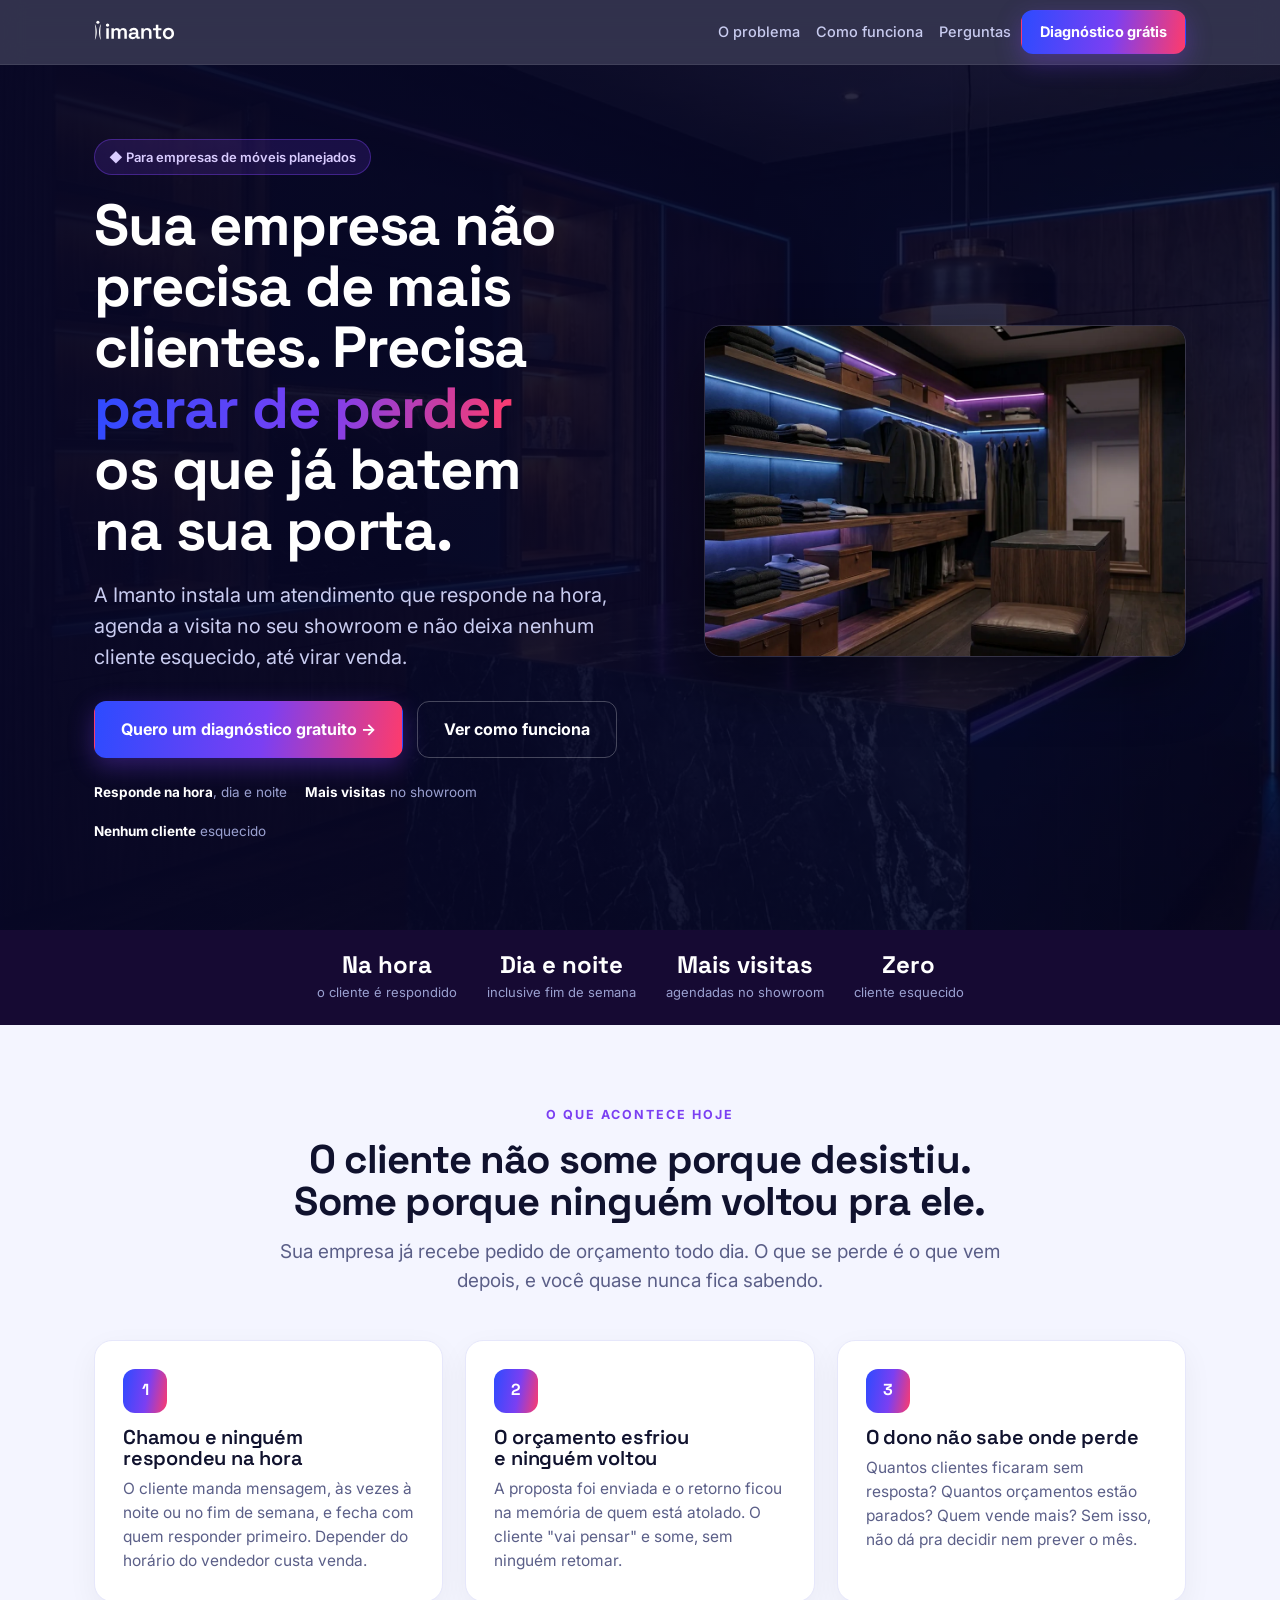
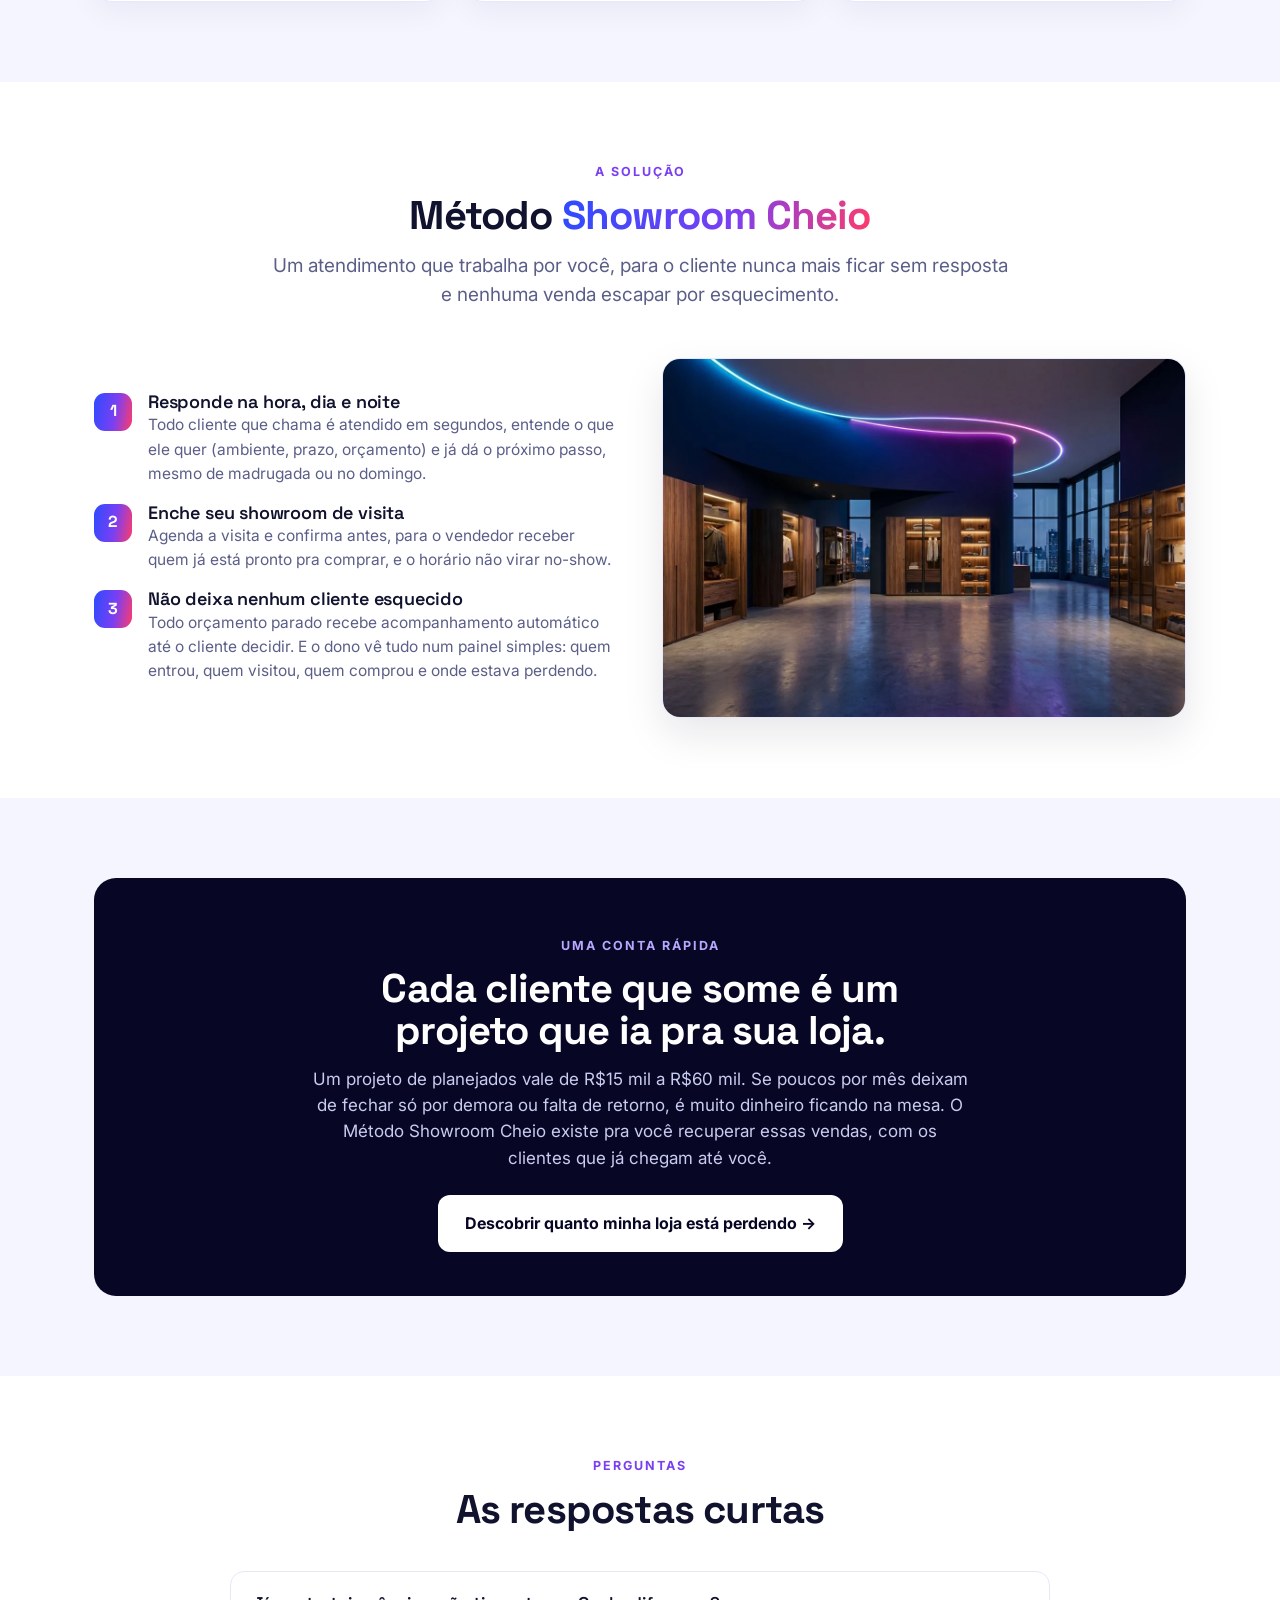
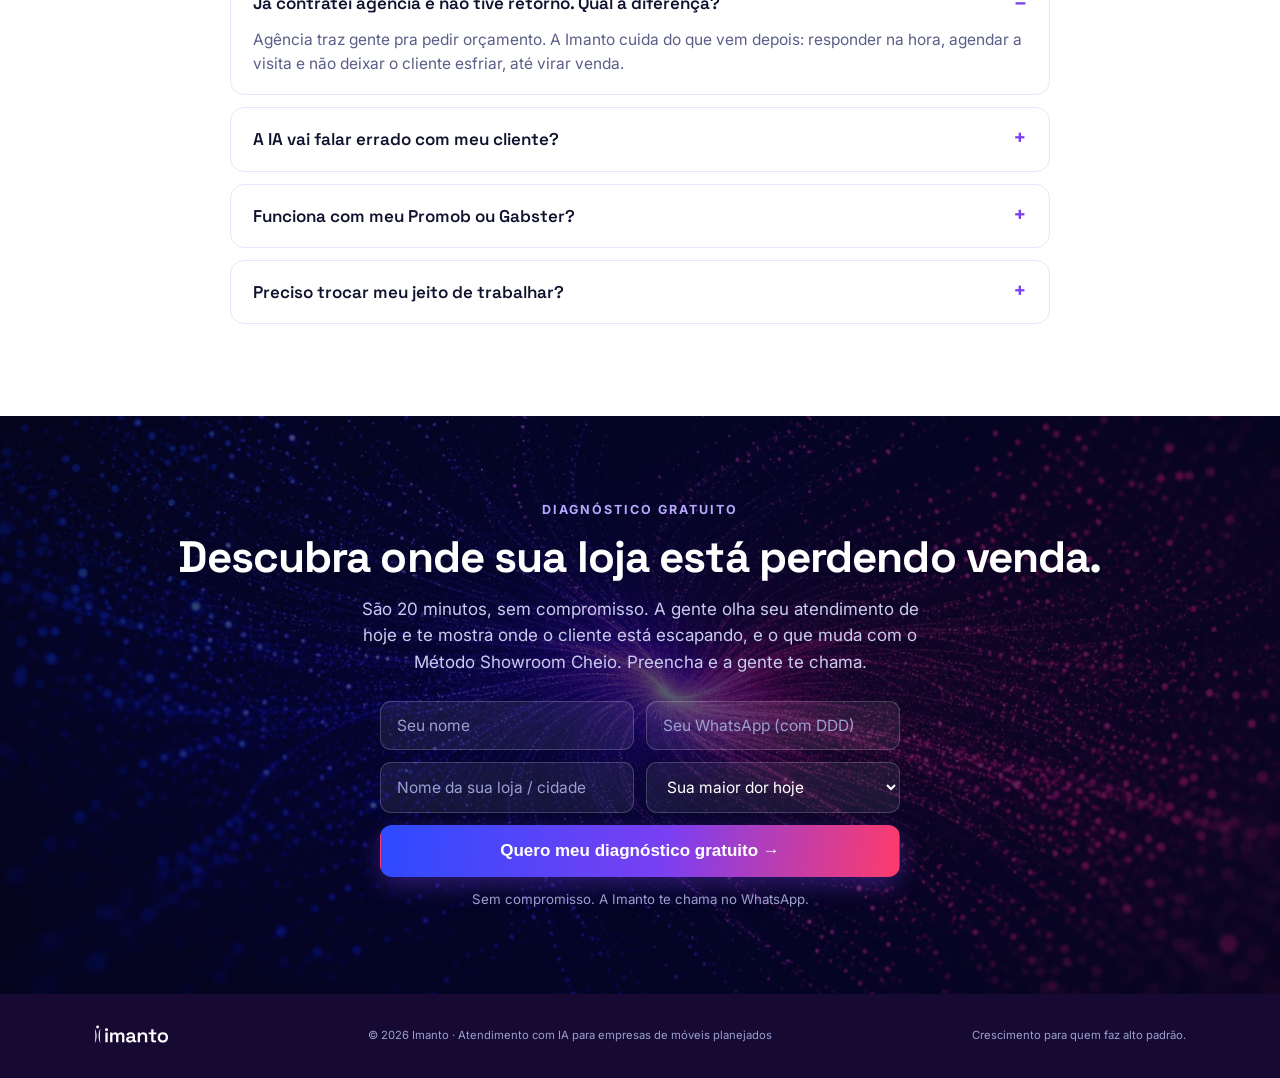
<file: planejados/index.html>
<!DOCTYPE html>
<html lang="pt-BR">
<head>
<meta charset="UTF-8" />
<meta name="viewport" content="width=device-width, initial-scale=1.0" />
<title>Imanto · pare de perder cliente na sua empresa de móveis planejados</title>
<meta name="description" content="A Imanto instala um atendimento com IA que responde na hora, agenda a visita no showroom e não deixa nenhum cliente esquecido, para empresas de móveis planejados venderem mais com os clientes que já têm." />
<meta name="robots" content="noindex, follow" />
<meta name="theme-color" content="#070725" />
<link rel="canonical" href="https://imanto.com.br/planejados/" />
<link rel="icon" type="image/png" sizes="32x32" href="/assets/imanto-favicon-32.png" />
<link rel="icon" type="image/png" sizes="512x512" href="/assets/imanto-favicon-512.png" />
<link rel="apple-touch-icon" href="/assets/imanto-favicon-192.png" />
<meta property="og:type" content="website" />
<meta property="og:site_name" content="Imanto" />
<meta property="og:title" content="Imanto · pare de perder cliente na sua empresa de móveis planejados" />
<meta property="og:description" content="Atendimento com IA que responde na hora, agenda a visita e não deixa nenhum cliente esquecido. Para empresas de móveis planejados." />
<meta property="og:url" content="https://imanto.com.br/planejados/" />
<meta property="og:image" content="https://imanto.com.br/assets/imanto-og.jpg" />
<meta property="og:locale" content="pt_BR" />
<meta name="twitter:card" content="summary_large_image" />
<meta name="twitter:image" content="https://imanto.com.br/assets/imanto-og.jpg" />
<link rel="preconnect" href="https://fonts.googleapis.com" />
<link rel="preconnect" href="https://fonts.gstatic.com" crossorigin />
<link href="https://fonts.googleapis.com/css2?family=Space+Grotesk:wght@500;600;700&family=Inter:wght@400;500;600&display=swap" rel="stylesheet" />
<script type="application/ld+json">
{
  "@context": "https://schema.org",
  "@graph": [
    { "@type": "ProfessionalService", "@id": "https://imanto.com.br/planejados/#service", "name": "Imanto",
      "url": "https://imanto.com.br/planejados/", "image": "https://imanto.com.br/assets/imanto-og.jpg",
      "description": "Atendimento com IA para empresas de móveis planejados: responde na hora, qualifica, agenda a visita no showroom e faz o acompanhamento até a venda.",
      "areaServed": "BR", "serviceType": "Atendimento e vendas com IA para móveis planejados",
      "provider": {"@type":"Organization","name":"Imanto","url":"https://imanto.com.br/"} },
    { "@type": "FAQPage", "@id": "https://imanto.com.br/planejados/#faq", "mainEntity": [
      { "@type": "Question", "name": "Já contratei agência e não tive retorno. Qual a diferença?", "acceptedAnswer": {"@type":"Answer","text":"Agência traz gente pra pedir orçamento. A Imanto cuida do que vem depois: responder na hora, agendar a visita e não deixar o cliente esfriar, até virar venda."} },
      { "@type": "Question", "name": "A IA vai falar errado com meu cliente?", "acceptedAnswer": {"@type":"Answer","text":"O atendimento é humano e com regras: fala em faixas, não fecha preço no lugar do vendedor, e passa a conversa pro seu time na hora certa. Ela cobre a velocidade; a relação continua sua."} },
      { "@type": "Question", "name": "Funciona com meu Promob ou Gabster?", "acceptedAnswer": {"@type":"Answer","text":"Promob e Gabster são pra desenhar o projeto. O que a Imanto instala é o atendimento e a venda: responder, agendar a visita e acompanhar o cliente."} },
      { "@type": "Question", "name": "Preciso trocar meu jeito de trabalhar?", "acceptedAnswer": {"@type":"Answer","text":"Não. A Imanto entra por cima do que você já faz, cobrindo os horários e os acompanhamentos que hoje escapam. Sua equipe recebe o cliente já pronto pra comprar."} }
    ]}
  ]
}
</script>
<style>
  :root{
    --off:#F4F5FF; --navy:#070725; --navy2:#160A33;
    --azul:#2D4BFF; --roxo:#7B3FF2; --magenta:#FF3B6B;
    --texto:#10122E; --muted:#5b5f88; --line:#e6e7fb;
    --grad:linear-gradient(100deg,var(--azul),var(--roxo) 55%,var(--magenta));
    --maxw:1140px;
  }
  *{box-sizing:border-box;margin:0;padding:0}
  html{scroll-behavior:smooth;background:var(--navy)}
  body{font-family:Inter,system-ui,-apple-system,Segoe UI,Arial,sans-serif;color:var(--texto);background:var(--off);line-height:1.55;-webkit-font-smoothing:antialiased}
  .wrap{max-width:var(--maxw);margin:0 auto;padding:0 24px}
  h1,h2,h3,.display{font-family:"Space Grotesk",Inter,sans-serif;letter-spacing:-.02em;line-height:1.05;text-wrap:balance}
  h1{font-size:clamp(33px,5.2vw,58px);font-weight:700}
  h2{font-size:clamp(26px,3.6vw,40px);font-weight:700}
  h3{font-size:20px;font-weight:600;letter-spacing:-.01em}
  p{font-size:17px}
  a{color:inherit;text-decoration:none}
  img{max-width:100%;display:block}
  .grad{background:var(--grad);-webkit-background-clip:text;background-clip:text;color:transparent}
  .eyebrow{text-transform:uppercase;letter-spacing:.16em;font-size:12.5px;font-weight:700;color:var(--roxo)}
  .btn{display:inline-flex;align-items:center;gap:8px;font-weight:700;font-size:16px;padding:15px 26px;border-radius:12px;border:1px solid transparent;transition:transform .15s ease,box-shadow .15s ease;cursor:pointer}
  .btn--solid{background:var(--grad);color:#fff;box-shadow:0 8px 24px rgba(123,63,242,.35)}
  .btn--solid:hover{transform:translateY(-2px);box-shadow:0 12px 30px rgba(123,63,242,.45)}
  .btn--ghost{background:transparent;border-color:rgba(255,255,255,.25);color:#fff}
  .btn--ghost:hover{border-color:#fff}
  .btn--light{background:#fff;color:var(--navy)}
  header{position:sticky;top:0;z-index:50;background:rgba(7,7,37,.82);backdrop-filter:blur(12px);border-bottom:1px solid rgba(255,255,255,.08)}
  .nav{display:flex;align-items:center;justify-content:space-between;height:64px}
  .nav .logo{height:26px;width:auto}
  .nav a.navlink{color:#c9ccf0;font-size:14.5px;font-weight:500;margin:0 6px}
  .nav a.navlink:hover{color:#fff}
  .nav .btn{padding:10px 18px;font-size:14.5px}
  @media(max-width:720px){.nav .navlink{display:none}}
  .hero{position:relative;color:#fff;overflow:hidden;padding:74px 0 88px;background:var(--navy)}
  .hero__bg{position:absolute;inset:0;width:100%;height:100%;object-fit:cover;opacity:.5}
  .hero__veil{position:absolute;inset:0;background:linear-gradient(90deg,rgba(7,7,37,.94) 0%,rgba(7,7,37,.82) 46%,rgba(7,7,37,.55) 100%)}
  .hero__grid{position:relative;display:grid;grid-template-columns:1.08fr .92fr;gap:44px;align-items:center}
  @media(max-width:900px){.hero__grid{grid-template-columns:1fr;gap:26px}}
  .badge{display:inline-flex;align-items:center;gap:8px;background:rgba(123,63,242,.16);border:1px solid rgba(123,63,242,.4);color:#d9ccff;padding:7px 14px;border-radius:999px;font-size:13px;font-weight:600;margin-bottom:20px}
  .hero h1{color:#fff}.hero h1 em{font-style:normal;color:transparent;background:var(--grad);-webkit-background-clip:text;background-clip:text}
  .hero .lede{color:#c9ccf0;font-size:clamp(17px,2vw,20px);margin:20px 0 28px;max-width:40ch}
  .hero__cta{display:flex;gap:14px;flex-wrap:wrap}
  .hero__trust{margin-top:24px;color:#9aa0d0;font-size:13.5px;display:flex;gap:18px;flex-wrap:wrap}
  .hero__trust b{color:#fff}
  .hero__shot{border-radius:18px;overflow:hidden;border:1px solid rgba(255,255,255,.14);box-shadow:0 24px 60px rgba(0,0,0,.4)}
  .hero__shot img{width:100%;height:100%;object-fit:cover;aspect-ratio:16/11}
  .stripe{background:var(--navy2);color:#fff;padding:22px 0}
  .stripe .wrap{display:flex;gap:30px;justify-content:center;flex-wrap:wrap;text-align:center}
  .stripe .stat b{font-family:"Space Grotesk";font-size:24px;display:block;line-height:1.1}
  .stripe .stat span{color:#9aa0d0;font-size:13px}
  section.block{padding:80px 0}
  .center{text-align:center;max-width:740px;margin:0 auto}
  .lead-sub{color:var(--muted);font-size:19px;margin-top:14px}
  .grid3{display:grid;grid-template-columns:repeat(3,1fr);gap:22px}
  @media(max-width:860px){.grid3{grid-template-columns:1fr}}
  .card{background:#fff;border:1px solid var(--line);border-radius:18px;padding:28px;box-shadow:0 10px 30px rgba(16,18,46,.05)}
  .card .k{font-family:"Space Grotesk";font-weight:700;font-size:14px;color:var(--roxo);letter-spacing:.08em}
  .card h3{margin:12px 0 8px}.card p{color:var(--muted);font-size:15.5px}
  .pill{width:44px;height:44px;border-radius:12px;background:var(--grad);display:flex;align-items:center;justify-content:center;color:#fff;font-family:"Space Grotesk";font-weight:700;margin-bottom:14px}
  .split{display:grid;grid-template-columns:1fr 1fr;gap:44px;align-items:center}
  @media(max-width:860px){.split{grid-template-columns:1fr;gap:28px}}
  .split img{border-radius:18px;border:1px solid var(--line);box-shadow:0 16px 40px rgba(16,18,46,.10);aspect-ratio:16/11;object-fit:cover;width:100%}
  ul.steps{list-style:none;display:flex;flex-direction:column;gap:18px}
  ul.steps li{display:flex;gap:16px;align-items:flex-start}
  ul.steps .n{flex:none;width:38px;height:38px;border-radius:11px;background:var(--grad);color:#fff;font-family:"Space Grotesk";font-weight:700;display:flex;align-items:center;justify-content:center}
  ul.steps h3{font-size:18px;margin-bottom:2px}
  ul.steps p{color:var(--muted);font-size:15.5px}
  .conta{background:var(--navy);color:#fff;border-radius:22px;padding:44px;text-align:center}
  .conta h2{color:#fff}.conta p{color:#c9ccf0;max-width:60ch;margin:14px auto 0}
  .faq{max-width:820px;margin:0 auto}
  details{background:#fff;border:1px solid var(--line);border-radius:14px;padding:18px 22px;margin-bottom:12px}
  details summary{font-family:"Space Grotesk";font-weight:600;font-size:17px;cursor:pointer;list-style:none;display:flex;justify-content:space-between;gap:12px}
  details summary::-webkit-details-marker{display:none}
  details summary::after{content:"+";color:var(--roxo);font-size:22px;line-height:1}
  details[open] summary::after{content:"–"}
  details p{margin-top:12px;color:var(--muted);font-size:15.5px}
  .final{position:relative;background:var(--navy);color:#fff;overflow:hidden}
  .final__bg{position:absolute;inset:0;width:100%;height:100%;object-fit:cover;opacity:.32}
  .final .wrap{position:relative;text-align:center;padding:84px 24px}
  .final .lede{color:#c9ccf0;max-width:54ch;margin:16px auto 26px}
  footer{background:var(--navy2);color:#9aa0d0;padding:30px 0;font-size:13.5px}
  .foot{display:flex;justify-content:space-between;align-items:center;gap:16px;flex-wrap:wrap}
  .foot img{height:24px}
  .lead-form{max-width:520px;margin:6px auto 0;display:flex;flex-direction:column;gap:12px;text-align:left}
  .lead-form .lf-row{display:flex;gap:12px}
  @media(max-width:560px){.lead-form .lf-row{flex-direction:column}}
  .lead-form input,.lead-form select{flex:1;width:100%;padding:14px 16px;border-radius:11px;border:1px solid rgba(255,255,255,.18);background:rgba(255,255,255,.07);color:#fff;font-size:15.5px;font-family:inherit}
  .lead-form input::placeholder{color:#9aa0d0}
  .lead-form select option{color:#10122E}
  .lead-form input:focus,.lead-form select:focus{outline:none;border-color:var(--roxo);box-shadow:0 0 0 3px rgba(123,63,242,.25)}
</style>
</head>
<body>
<header>
  <div class="wrap nav">
    <a href="/" aria-label="Imanto"><img class="logo" src="/logo-kit/imanto-h-branco.svg" alt="Imanto" /></a>
    <nav>
      <a class="navlink" href="#problema">O problema</a>
      <a class="navlink" href="#como">Como funciona</a>
      <a class="navlink" href="#perguntas">Perguntas</a>
      <a class="btn btn--solid" href="#contato">Diagnóstico grátis</a>
    </nav>
  </div>
</header>

<main>
  <section class="hero">
    <img class="hero__bg" src="/assets/img/ilu-planejados-cozinha-16x9.webp" alt="" aria-hidden="true" fetchpriority="high" />
    <div class="hero__veil" aria-hidden="true"></div>
    <div class="wrap hero__grid">
      <div>
        <span class="badge">◆ Para empresas de móveis planejados</span>
        <h1>Sua empresa não precisa de mais clientes. Precisa <em>parar de perder</em> os que já batem na sua porta.</h1>
        <p class="lede">A Imanto instala um atendimento que responde na hora, agenda a visita no seu showroom e não deixa nenhum cliente esquecido, até virar venda.</p>
        <div class="hero__cta">
          <a href="#contato" class="btn btn--solid">Quero um diagnóstico gratuito →</a>
          <a href="#como" class="btn btn--ghost">Ver como funciona</a>
        </div>
        <div class="hero__trust">
          <span><b>Responde na hora</b>, dia e noite</span>
          <span><b>Mais visitas</b> no showroom</span>
          <span><b>Nenhum cliente</b> esquecido</span>
        </div>
      </div>
      <figure class="hero__shot">
        <img src="/assets/img/ilu-planejados-closet-16x9.webp" alt="Closet planejado de alto padrão" loading="eager" />
      </figure>
    </div>
  </section>

  <div class="stripe">
    <div class="wrap">
      <div class="stat"><b>Na hora</b><span>o cliente é respondido</span></div>
      <div class="stat"><b>Dia e noite</b><span>inclusive fim de semana</span></div>
      <div class="stat"><b>Mais visitas</b><span>agendadas no showroom</span></div>
      <div class="stat"><b>Zero</b><span>cliente esquecido</span></div>
    </div>
  </div>

  <section class="block" id="problema">
    <div class="wrap">
      <div class="center">
        <p class="eyebrow">O que acontece hoje</p>
        <h2 style="margin-top:14px">O cliente não some porque desistiu. Some porque ninguém voltou pra ele.</h2>
        <p class="lead-sub">Sua empresa já recebe pedido de orçamento todo dia. O que se perde é o que vem depois, e você quase nunca fica sabendo.</p>
      </div>
      <div class="grid3" style="margin-top:44px">
        <div class="card"><div class="pill">1</div><h3>Chamou e ninguém respondeu na hora</h3><p>O cliente manda mensagem, às vezes à noite ou no fim de semana, e fecha com quem responder primeiro. Depender do horário do vendedor custa venda.</p></div>
        <div class="card"><div class="pill">2</div><h3>O orçamento esfriou e ninguém voltou</h3><p>A proposta foi enviada e o retorno ficou na memória de quem está atolado. O cliente "vai pensar" e some, sem ninguém retomar.</p></div>
        <div class="card"><div class="pill">3</div><h3>O dono não sabe onde perde</h3><p>Quantos clientes ficaram sem resposta? Quantos orçamentos estão parados? Quem vende mais? Sem isso, não dá pra decidir nem prever o mês.</p></div>
      </div>
    </div>
  </section>

  <section class="block" id="como" style="background:#fff">
    <div class="wrap">
      <div class="center">
        <p class="eyebrow">A solução</p>
        <h2 style="margin-top:14px">Método <span class="grad">Showroom Cheio</span></h2>
        <p class="lead-sub">Um atendimento que trabalha por você, para o cliente nunca mais ficar sem resposta e nenhuma venda escapar por esquecimento.</p>
      </div>
      <div class="split" style="margin-top:48px">
        <ul class="steps">
          <li><div class="n">1</div><div><h3>Responde na hora, dia e noite</h3><p>Todo cliente que chama é atendido em segundos, entende o que ele quer (ambiente, prazo, orçamento) e já dá o próximo passo, mesmo de madrugada ou no domingo.</p></div></li>
          <li><div class="n">2</div><div><h3>Enche seu showroom de visita</h3><p>Agenda a visita e confirma antes, para o vendedor receber quem já está pronto pra comprar, e o horário não virar no-show.</p></div></li>
          <li><div class="n">3</div><div><h3>Não deixa nenhum cliente esquecido</h3><p>Todo orçamento parado recebe acompanhamento automático até o cliente decidir. E o dono vê tudo num painel simples: quem entrou, quem visitou, quem comprou e onde estava perdendo.</p></div></li>
        </ul>
        <img src="/assets/img/ilu-planejados-showroom-16x9.webp" alt="Showroom de móveis planejados de alto padrão" loading="lazy" />
      </div>
    </div>
  </section>

  <section class="block">
    <div class="wrap">
      <div class="conta">
        <p class="eyebrow" style="color:#b7a8ff">Uma conta rápida</p>
        <h2 style="margin-top:12px">Cada cliente que some é um projeto que ia pra sua loja.</h2>
        <p>Um projeto de planejados vale de R$15 mil a R$60 mil. Se poucos por mês deixam de fechar só por demora ou falta de retorno, é muito dinheiro ficando na mesa. O Método Showroom Cheio existe pra você recuperar essas vendas, com os clientes que já chegam até você.</p>
        <a href="#contato" class="btn btn--light" style="margin-top:24px">Descobrir quanto minha loja está perdendo →</a>
      </div>
    </div>
  </section>

  <section class="block" id="perguntas" style="background:#fff">
    <div class="wrap">
      <div class="center"><p class="eyebrow">Perguntas</p><h2 style="margin-top:14px">As respostas curtas</h2></div>
      <div class="faq" style="margin-top:40px">
        <details open><summary>Já contratei agência e não tive retorno. Qual a diferença?</summary><p>Agência traz gente pra pedir orçamento. A Imanto cuida do que vem depois: responder na hora, agendar a visita e não deixar o cliente esfriar, até virar venda.</p></details>
        <details><summary>A IA vai falar errado com meu cliente?</summary><p>O atendimento é humano e com regras: fala em faixas, não fecha preço no lugar do vendedor, e passa a conversa pro seu time na hora certa. Ela cobre a velocidade; a relação continua sua.</p></details>
        <details><summary>Funciona com meu Promob ou Gabster?</summary><p>Promob e Gabster são pra desenhar o projeto. O que a Imanto instala é o atendimento e a venda: responder, agendar a visita e acompanhar o cliente.</p></details>
        <details><summary>Preciso trocar meu jeito de trabalhar?</summary><p>Não. A Imanto entra por cima do que você já faz, cobrindo os horários e os acompanhamentos que hoje escapam. Sua equipe recebe o cliente já pronto pra comprar.</p></details>
      </div>
    </div>
  </section>

  <section class="final" id="contato">
    <img class="final__bg" src="/assets/img/ilu-particulas-a-16x9.webp" alt="" aria-hidden="true" loading="lazy" />
    <div class="wrap">
      <p class="eyebrow" style="color:#b7a8ff">Diagnóstico gratuito</p>
      <h2 style="color:#fff;margin-top:14px;font-size:clamp(28px,4vw,44px)">Descubra onde sua loja está perdendo venda.</h2>
      <p class="lede">São 20 minutos, sem compromisso. A gente olha seu atendimento de hoje e te mostra onde o cliente está escapando, e o que muda com o Método Showroom Cheio. Preencha e a gente te chama.</p>
      <form id="diagForm" class="lead-form" novalidate>
        <div class="lf-row">
          <input name="nome" required placeholder="Seu nome" autocomplete="name" />
          <input name="whats" required placeholder="Seu WhatsApp (com DDD)" inputmode="tel" autocomplete="tel" />
        </div>
        <div class="lf-row">
          <input name="loja" required placeholder="Nome da sua loja / cidade" />
          <select name="dor" required><option value="" disabled selected>Sua maior dor hoje</option><option>Demoro pra responder o cliente</option><option>Cliente some depois do orçamento</option><option>Vendedor esquece de dar retorno</option><option>Não sei onde estou perdendo venda</option></select>
        </div>
        <button type="submit" class="btn btn--solid" style="width:100%;justify-content:center;font-size:17px">Quero meu diagnóstico gratuito →</button>
        <small style="color:#9aa0d0;text-align:center">Sem compromisso. A Imanto te chama no WhatsApp.</small>
      </form>
    </div>
  </section>
</main>

<footer>
  <div class="wrap foot">
    <img src="/logo-kit/imanto-h-branco.svg" alt="Imanto" />
    <small>© 2026 Imanto · Atendimento com IA para empresas de móveis planejados</small>
    <small>Crescimento para quem faz alto padrão.</small>
  </div>
</footer>
<script>
  // Defina o WhatsApp comercial da Imanto (só números, com DDI 55). Ex: "5531999999999".
  // Enquanto vazio, o formulário envia por e-mail com os dados do cliente.
  var IMANTO_WHATSAPP = "";
  var f = document.getElementById('diagForm');
  if (f) f.addEventListener('submit', function(e){
    e.preventDefault();
    var d = new FormData(f);
    var msg = "Quero um diagnostico gratuito (Imanto - moveis planejados).%0A"
      + "Nome: " + encodeURIComponent(d.get('nome')||'') + "%0A"
      + "WhatsApp: " + encodeURIComponent(d.get('whats')||'') + "%0A"
      + "Loja/cidade: " + encodeURIComponent(d.get('loja')||'') + "%0A"
      + "Maior dor: " + encodeURIComponent(d.get('dor')||'');
    if (IMANTO_WHATSAPP) window.location.href = "https://wa.me/" + IMANTO_WHATSAPP + "?text=" + msg;
    else window.location.href = "mailto:contato@imanto.com.br?subject=Diagnostico%20Imanto%20Planejados&body=" + msg;
  });
</script>
</body>
</html>
</file>
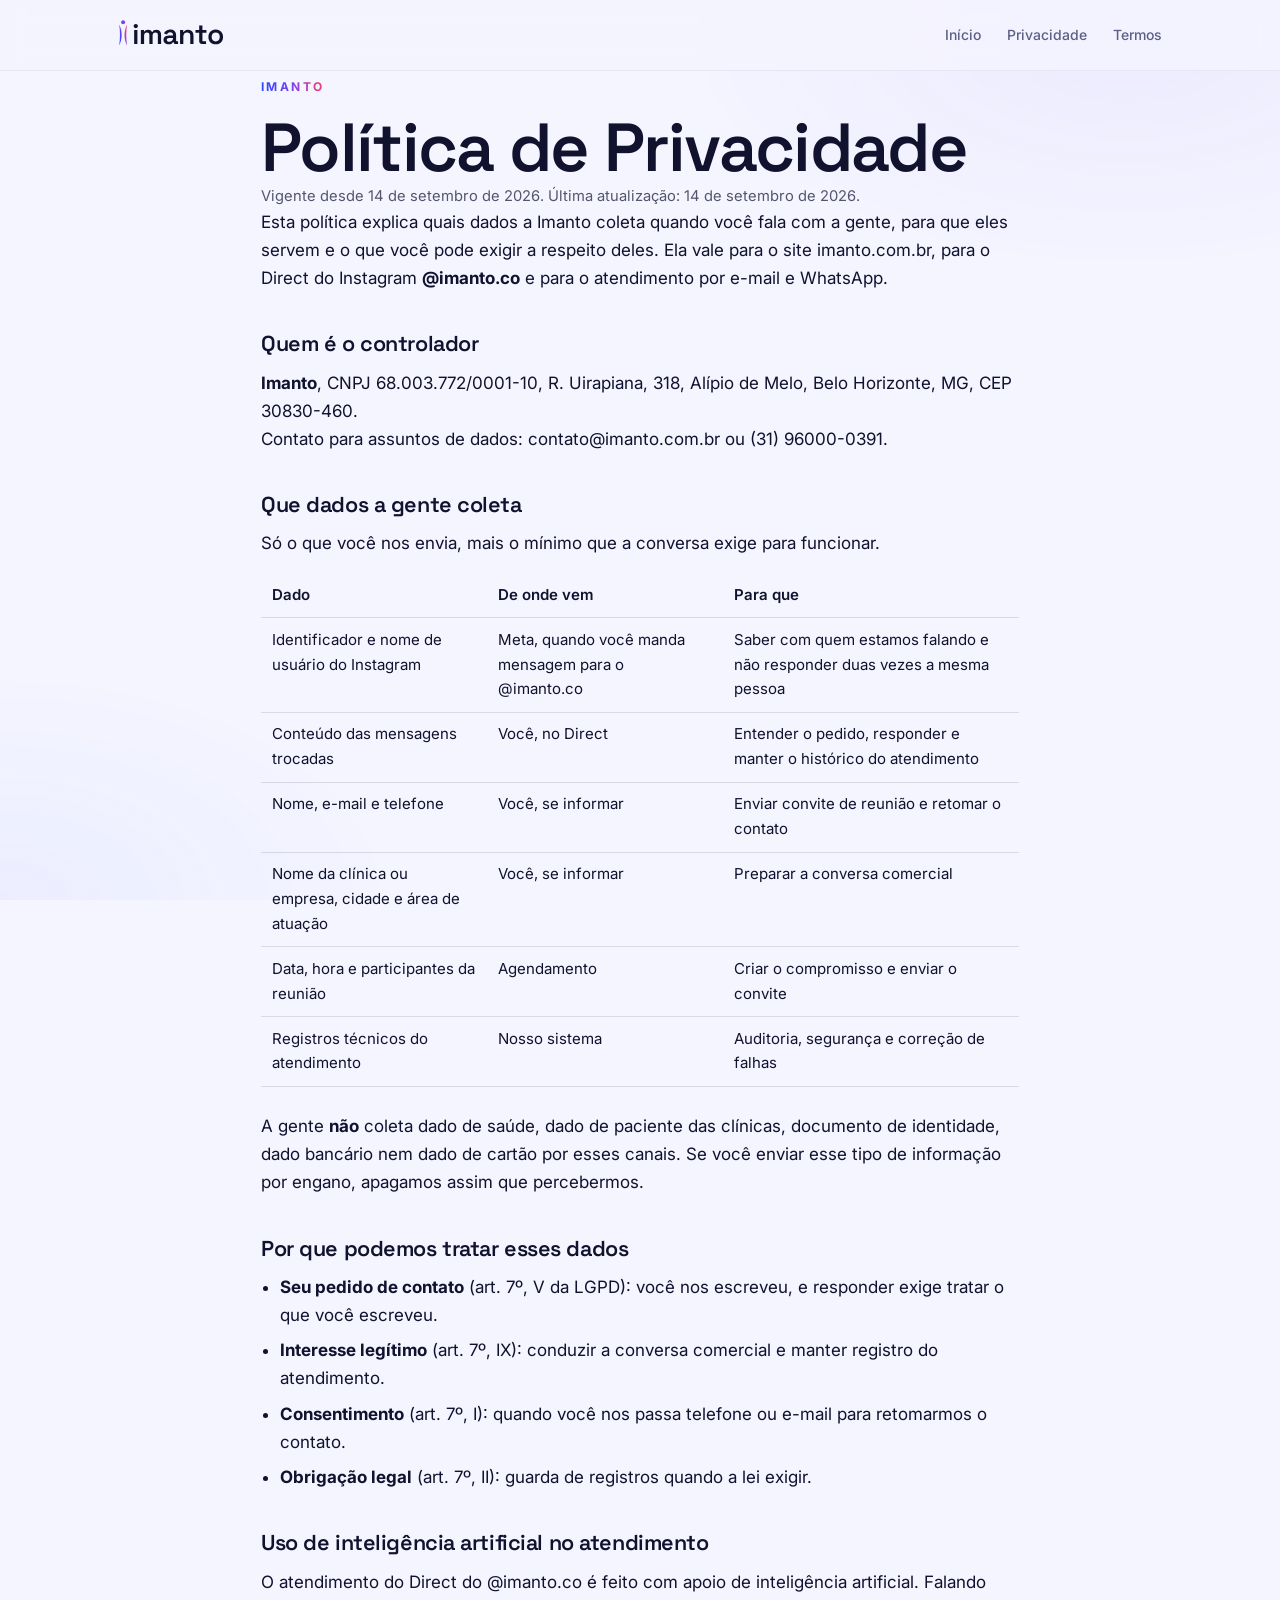
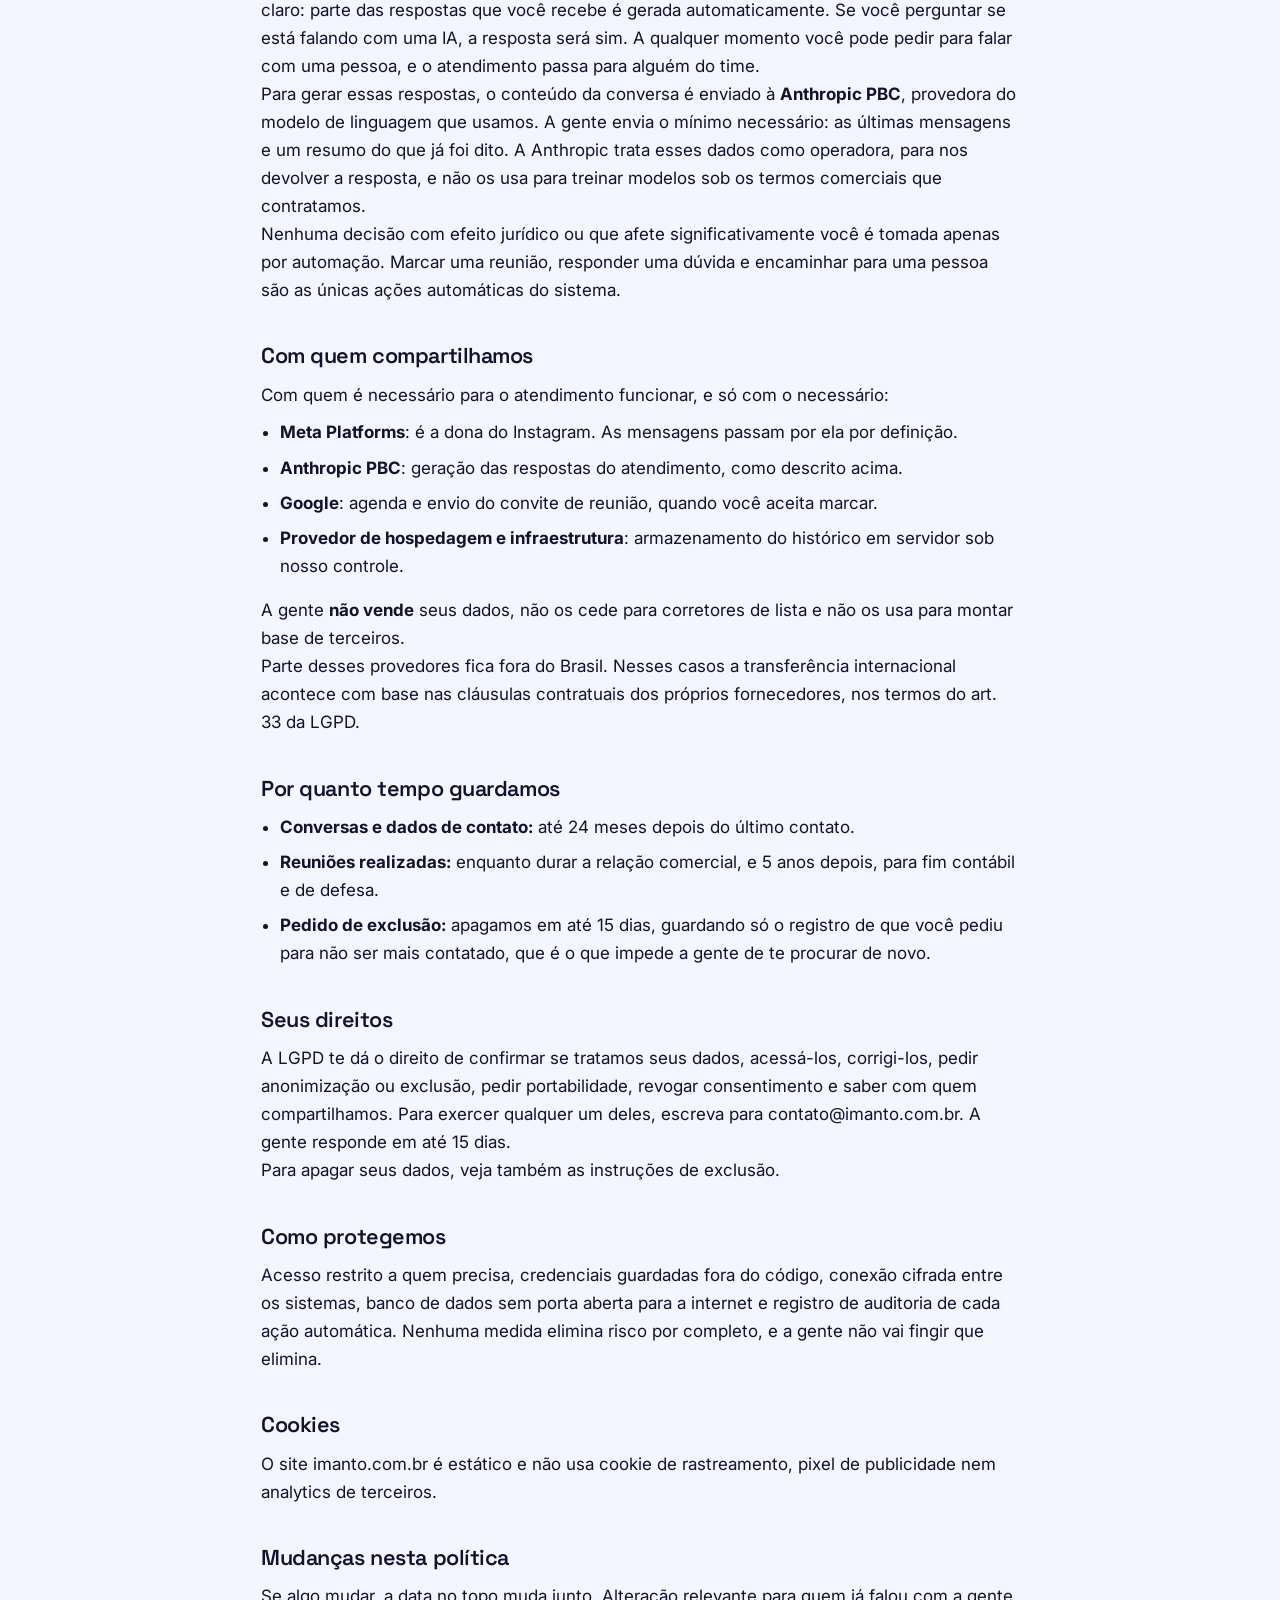
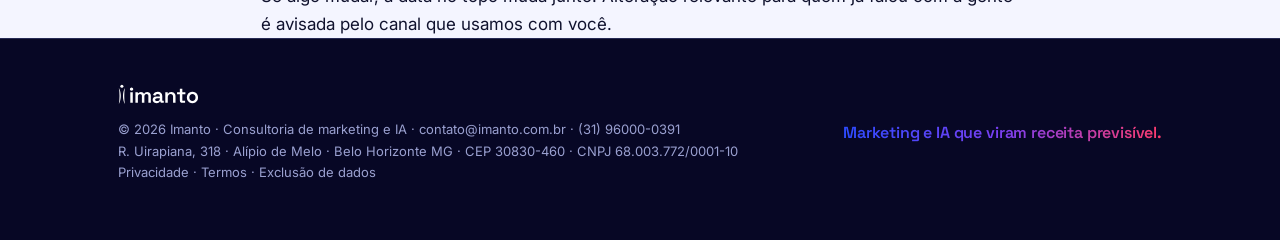
<file: privacidade/index.html>
<!DOCTYPE html>
<html lang="pt-BR">
<head>
<meta charset="UTF-8" />
<meta name="viewport" content="width=device-width, initial-scale=1.0" />
<title>Política de Privacidade · Imanto</title>
<meta name="description" content="Quais dados a Imanto coleta no site e no Direct do @imanto.co, para que servem e como pedir exclusão." />
<meta name="robots" content="index, follow" />
<meta name="theme-color" content="#F4F5FF" />
<link rel="canonical" href="https://imanto.com.br/privacidade/" />
<link rel="icon" type="image/png" sizes="32x32" href="/assets/imanto-favicon-32.png" />
<link rel="icon" type="image/png" sizes="512x512" href="/assets/imanto-favicon-512.png" />
<link rel="apple-touch-icon" href="/assets/imanto-favicon-192.png" />
<meta property="og:type" content="website" />
<meta property="og:site_name" content="Imanto" />
<meta property="og:title" content="Política de Privacidade · Imanto" />
<meta property="og:url" content="https://imanto.com.br/privacidade/" />
<meta property="og:locale" content="pt_BR" />
<link rel="preconnect" href="https://fonts.googleapis.com" />
<link rel="preconnect" href="https://fonts.gstatic.com" crossorigin />
<link href="https://fonts.googleapis.com/css2?family=Space+Grotesk:wght@400;500;600;700&family=Inter:wght@400;500;600&display=swap" rel="stylesheet" />
<link rel="stylesheet" href="/assets/site.css" />
<style>
  .legal { max-width: 74ch; }
  .legal h2 { margin: 2.4rem 0 .7rem; font-size: 1.35rem; line-height: 1.25; }
  .legal h3 { margin: 1.8rem 0 .5rem; font-size: 1.05rem; }
  .legal p, .legal li { line-height: 1.65; }
  .legal ul { padding-left: 1.2rem; margin: .6rem 0 1rem; }
  .legal li { margin-bottom: .45rem; }
  .legal table { width: 100%; border-collapse: collapse; margin: 1rem 0 1.6rem; font-size: .94rem; }
  .legal th, .legal td { text-align: left; padding: .6rem .7rem; border-bottom: 1px solid rgba(16,18,46,.12); vertical-align: top; }
  .legal th { font-weight: 600; white-space: nowrap; }
  .legal .meta { opacity: .7; font-size: .92rem; }
</style>
</head>
<body>
<a class="skip" href="#conteudo">Ir para o conteúdo</a>
<header>
  <div class="wrap nav">
    <a class="brand" href="/" aria-label="Imanto">
      <img class="brand__logo" src="/logo-kit/imanto-h-cor-claro.svg" alt="Imanto" />
    </a>
    <nav class="nav__links" aria-label="Principal">
      <a href="/">Início</a>
      <a href="/privacidade/">Privacidade</a>
      <a href="/termos/">Termos</a>
    </nav>
  </div>
</header>
<main id="conteudo" class="section">
  <div class="wrap legal">
    <p class="eyebrow">Imanto</p>
    <h1>Política de Privacidade</h1>
    <p class="meta">Vigente desde 14 de setembro de 2026. Última atualização: 14 de setembro de 2026.</p>

    <p>Esta política explica quais dados a Imanto coleta quando você fala com a gente,
    para que eles servem e o que você pode exigir a respeito deles. Ela vale para o site
    imanto.com.br, para o Direct do Instagram <strong>@imanto.co</strong> e para o
    atendimento por e-mail e WhatsApp.</p>

    <h2>Quem é o controlador</h2>
    <p><strong>Imanto</strong>, CNPJ 68.003.772/0001-10, R. Uirapiana, 318, Alípio de Melo,
    Belo Horizonte, MG, CEP 30830-460.<br>
    Contato para assuntos de dados: <a href="mailto:contato@imanto.com.br">contato@imanto.com.br</a>
    ou (31) 96000-0391.</p>

    <h2>Que dados a gente coleta</h2>
    <p>Só o que você nos envia, mais o mínimo que a conversa exige para funcionar.</p>
    <table>
      <tr><th>Dado</th><th>De onde vem</th><th>Para que</th></tr>
      <tr><td>Identificador e nome de usuário do Instagram</td><td>Meta, quando você manda mensagem para o @imanto.co</td><td>Saber com quem estamos falando e não responder duas vezes a mesma pessoa</td></tr>
      <tr><td>Conteúdo das mensagens trocadas</td><td>Você, no Direct</td><td>Entender o pedido, responder e manter o histórico do atendimento</td></tr>
      <tr><td>Nome, e-mail e telefone</td><td>Você, se informar</td><td>Enviar convite de reunião e retomar o contato</td></tr>
      <tr><td>Nome da clínica ou empresa, cidade e área de atuação</td><td>Você, se informar</td><td>Preparar a conversa comercial</td></tr>
      <tr><td>Data, hora e participantes da reunião</td><td>Agendamento</td><td>Criar o compromisso e enviar o convite</td></tr>
      <tr><td>Registros técnicos do atendimento</td><td>Nosso sistema</td><td>Auditoria, segurança e correção de falhas</td></tr>
    </table>
    <p>A gente <strong>não</strong> coleta dado de saúde, dado de paciente das clínicas,
    documento de identidade, dado bancário nem dado de cartão por esses canais.
    Se você enviar esse tipo de informação por engano, apagamos assim que percebermos.</p>

    <h2>Por que podemos tratar esses dados</h2>
    <ul>
      <li><strong>Seu pedido de contato</strong> (art. 7º, V da LGPD): você nos escreveu, e responder exige tratar o que você escreveu.</li>
      <li><strong>Interesse legítimo</strong> (art. 7º, IX): conduzir a conversa comercial e manter registro do atendimento.</li>
      <li><strong>Consentimento</strong> (art. 7º, I): quando você nos passa telefone ou e-mail para retomarmos o contato.</li>
      <li><strong>Obrigação legal</strong> (art. 7º, II): guarda de registros quando a lei exigir.</li>
    </ul>

    <h2>Uso de inteligência artificial no atendimento</h2>
    <p>O atendimento do Direct do @imanto.co é feito com apoio de inteligência artificial.
    Falando claro: parte das respostas que você recebe é gerada automaticamente. Se você
    perguntar se está falando com uma IA, a resposta será sim. A qualquer momento você pode
    pedir para falar com uma pessoa, e o atendimento passa para alguém do time.</p>
    <p>Para gerar essas respostas, o conteúdo da conversa é enviado à
    <strong>Anthropic PBC</strong>, provedora do modelo de linguagem que usamos.
    A gente envia o mínimo necessário: as últimas mensagens e um resumo do que já foi dito.
    A Anthropic trata esses dados como operadora, para nos devolver a resposta, e não os usa
    para treinar modelos sob os termos comerciais que contratamos.</p>
    <p>Nenhuma decisão com efeito jurídico ou que afete significativamente você é tomada
    apenas por automação. Marcar uma reunião, responder uma dúvida e encaminhar para uma
    pessoa são as únicas ações automáticas do sistema.</p>

    <h2>Com quem compartilhamos</h2>
    <p>Com quem é necessário para o atendimento funcionar, e só com o necessário:</p>
    <ul>
      <li><strong>Meta Platforms</strong>: é a dona do Instagram. As mensagens passam por ela por definição.</li>
      <li><strong>Anthropic PBC</strong>: geração das respostas do atendimento, como descrito acima.</li>
      <li><strong>Google</strong>: agenda e envio do convite de reunião, quando você aceita marcar.</li>
      <li><strong>Provedor de hospedagem e infraestrutura</strong>: armazenamento do histórico em servidor sob nosso controle.</li>
    </ul>
    <p>A gente <strong>não vende</strong> seus dados, não os cede para corretores de lista e
    não os usa para montar base de terceiros.</p>
    <p>Parte desses provedores fica fora do Brasil. Nesses casos a transferência
    internacional acontece com base nas cláusulas contratuais dos próprios fornecedores,
    nos termos do art. 33 da LGPD.</p>

    <h2>Por quanto tempo guardamos</h2>
    <ul>
      <li><strong>Conversas e dados de contato:</strong> até 24 meses depois do último contato.</li>
      <li><strong>Reuniões realizadas:</strong> enquanto durar a relação comercial, e 5 anos depois, para fim contábil e de defesa.</li>
      <li><strong>Pedido de exclusão:</strong> apagamos em até 15 dias, guardando só o registro de que você pediu para não ser mais contatado, que é o que impede a gente de te procurar de novo.</li>
    </ul>

    <h2>Seus direitos</h2>
    <p>A LGPD te dá o direito de confirmar se tratamos seus dados, acessá-los, corrigi-los,
    pedir anonimização ou exclusão, pedir portabilidade, revogar consentimento e saber com
    quem compartilhamos. Para exercer qualquer um deles, escreva para
    <a href="mailto:contato@imanto.com.br">contato@imanto.com.br</a>. A gente responde em
    até 15 dias.</p>
    <p>Para apagar seus dados, veja também
    <a href="/exclusao-de-dados/">as instruções de exclusão</a>.</p>

    <h2>Como protegemos</h2>
    <p>Acesso restrito a quem precisa, credenciais guardadas fora do código, conexão
    cifrada entre os sistemas, banco de dados sem porta aberta para a internet e registro
    de auditoria de cada ação automática. Nenhuma medida elimina risco por completo, e a
    gente não vai fingir que elimina.</p>

    <h2>Cookies</h2>
    <p>O site imanto.com.br é estático e não usa cookie de rastreamento, pixel de
    publicidade nem analytics de terceiros.</p>

    <h2>Mudanças nesta política</h2>
    <p>Se algo mudar, a data no topo muda junto. Alteração relevante para quem já falou com
    a gente é avisada pelo canal que usamos com você.</p>
  </div>
</main>
<footer>
  <div class="wrap foot">
    <div>
      <img class="foot__logo" src="/logo-kit/imanto-h-branco.svg" alt="Imanto" />
      <small>© 2026 Imanto · Consultoria de marketing e IA · <a href="mailto:contato@imanto.com.br" style="color:inherit">contato@imanto.com.br</a> · <a href="tel:+5531960000391" style="color:inherit">(31) 96000-0391</a><br>R. Uirapiana, 318 · Alípio de Melo · Belo Horizonte MG · CEP 30830-460 · CNPJ 68.003.772/0001-10<br><a href="/privacidade/" style="color:inherit">Privacidade</a> · <a href="/termos/" style="color:inherit">Termos</a> · <a href="/exclusao-de-dados/" style="color:inherit">Exclusão de dados</a></small>
    </div>
    <div class="foot__tag">Marketing e IA que viram receita previsível.</div>
  </div>
</footer>
</body>
</html>
</file>
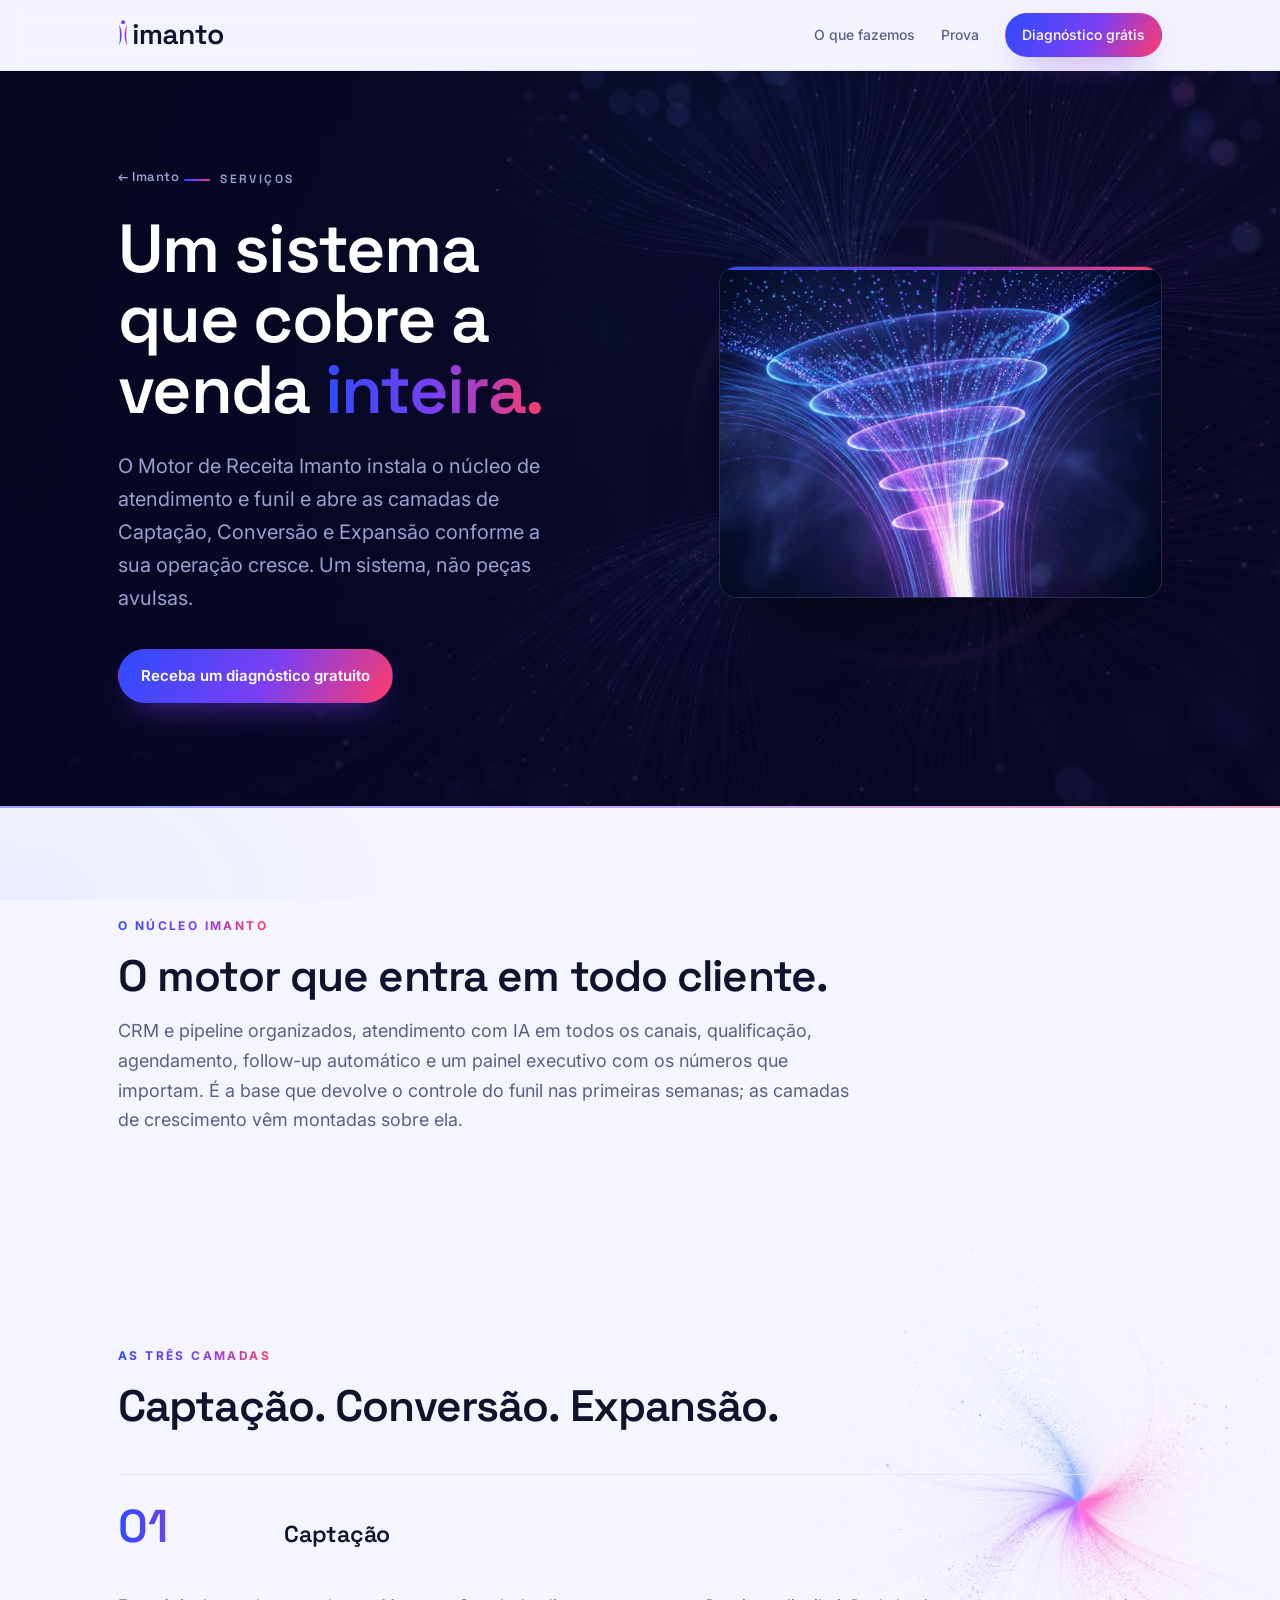
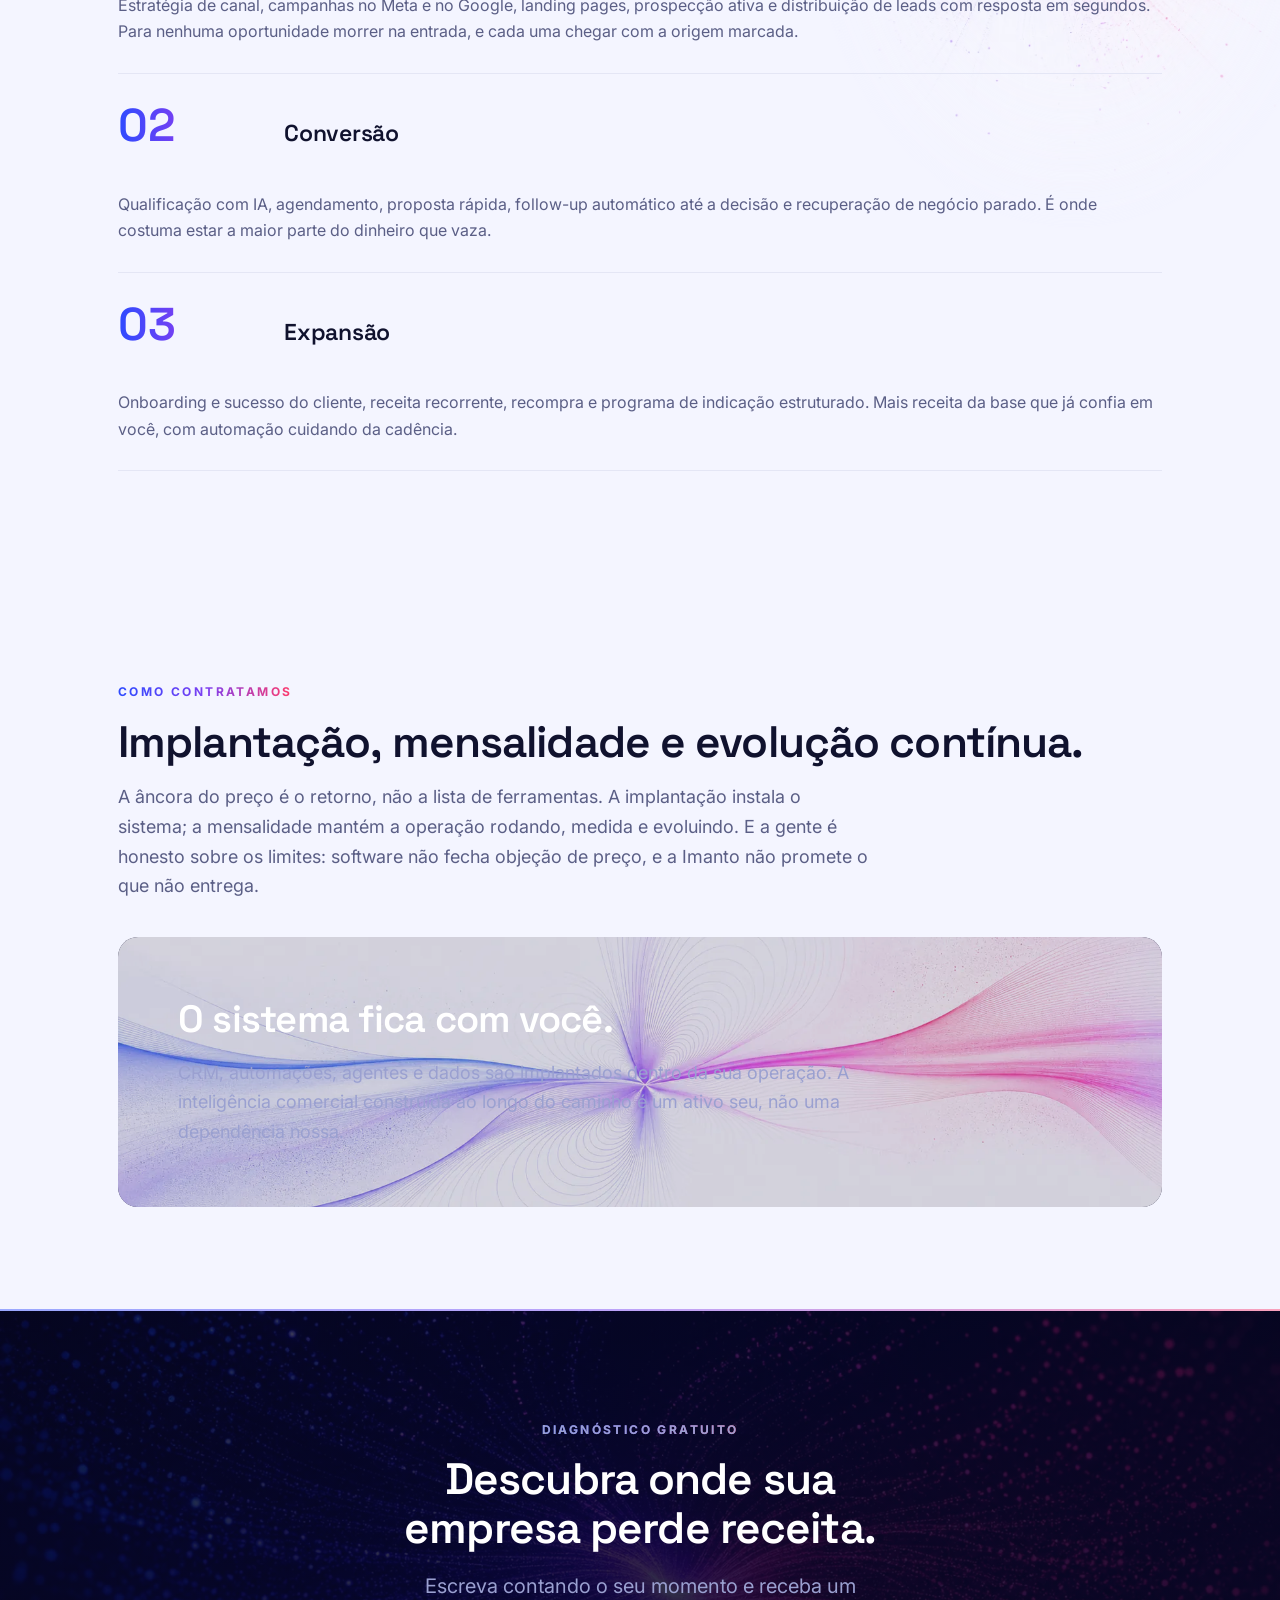
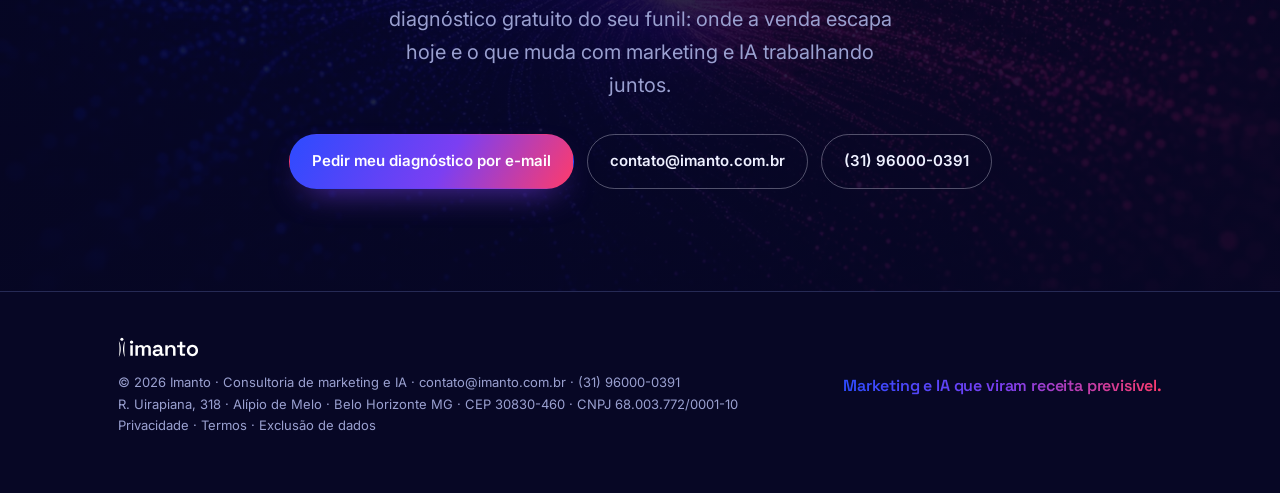
<file: servicos/index.html>
<!DOCTYPE html>
<html lang="pt-BR">
<head>
<meta charset="UTF-8" />
<meta name="viewport" content="width=device-width, initial-scale=1.0" />
<title>Imanto · o sistema que cobre a venda inteira</title>
<meta name="description" content="O Motor de Receita Imanto instala o núcleo de atendimento e funil com IA e abre as camadas de Captação, Conversão e Expansão para empresas que querem crescer com previsibilidade." />
<meta name="robots" content="index, follow, max-image-preview:large" />
<meta name="theme-color" content="#F4F5FF" />
<link rel="canonical" href="https://imanto.com.br/servicos/" />
<link rel="icon" type="image/png" sizes="32x32" href="/assets/imanto-favicon-32.png" />
<link rel="icon" type="image/png" sizes="512x512" href="/assets/imanto-favicon-512.png" />
<link rel="apple-touch-icon" href="/assets/imanto-favicon-192.png" />
<meta property="og:type" content="website" />
<meta property="og:site_name" content="Imanto" />
<meta property="og:title" content="Imanto · o sistema que cobre a venda inteira" />
<meta property="og:description" content="Núcleo de atendimento e funil com IA, mais as camadas de Captação, Conversão e Expansão." />
<meta property="og:url" content="https://imanto.com.br/servicos/" />
<meta property="og:image" content="https://imanto.com.br/assets/imanto-og.jpg" />
<meta property="og:locale" content="pt_BR" />
<link rel="preconnect" href="https://fonts.googleapis.com" />
<link rel="preconnect" href="https://fonts.gstatic.com" crossorigin />
<link href="https://fonts.googleapis.com/css2?family=Space+Grotesk:wght@400;500;600;700&family=Inter:wght@400;500;600&display=swap" rel="stylesheet" />
<link rel="stylesheet" href="/assets/site.css" />
</head>
<body>
<a href="#main" class="skip">Pular para o conteúdo</a>
<header>
  <div class="wrap nav">
    <a class="brand" href="/" aria-label="Imanto"><img class="brand__logo" src="/logo-kit/imanto-h-cor-claro.svg" alt="Imanto" /></a>
    <nav class="nav__links" aria-label="Principal">
      <a href="/#fazemos">O que fazemos</a>
      <a href="/#prova">Prova</a>
      <a href="#contato" class="btn btn--solid btn--sm">Diagnóstico grátis</a>
    </nav>
  </div>
</header>

<main id="main">
  <section class="hero sec-dark">
    <img class="bg-art" src="/assets/img/ilu-servicos-hero-16x9.webp" alt="" aria-hidden="true" fetchpriority="high" />
    <div class="veil" aria-hidden="true"></div>
    <div class="wrap hero__grid">
      <div class="reveal" style="max-width:40ch">
        <a class="backlink" href="/">← Imanto</a>
        <span class="kicker">Serviços</span>
        <h1>Um sistema que cobre a venda <em>inteira.</em></h1>
        <p class="lede">O Motor de Receita Imanto instala o núcleo de atendimento e funil e abre as camadas de Captação, Conversão e Expansão conforme a sua operação cresce. Um sistema, não peças avulsas.</p>
        <div class="hero__cta">
          <a href="#contato" class="btn btn--solid">Receba um diagnóstico gratuito</a>
        </div>
      </div>
      <figure class="hero__shot reveal">
        <img src="/assets/img/ilu-servicos-showcase-16x9.webp" alt="Visualização do Motor de Receita Imanto com fluxos de luz convergindo" loading="eager" />
      </figure>
    </div>
  </section>

  <hr class="vein" />

  <section id="nucleo">
    <div class="wrap">
      <p class="eyebrow reveal">O Núcleo Imanto</p>
      <h2 class="reveal">O motor que entra em todo cliente.</h2>
      <p class="section__intro reveal">CRM e pipeline organizados, atendimento com IA em todos os canais, qualificação, agendamento, follow-up automático e um painel executivo com os números que importam. É a base que devolve o controle do funil nas primeiras semanas; as camadas de crescimento vêm montadas sobre ela.</p>
    </div>
  </section>

  <section id="camadas" class="sec-accent">
    <img class="accent-art" src="/assets/img/ilu-particulas-light-4x5.webp" alt="" aria-hidden="true" loading="lazy" />
    <div class="wrap">
      <p class="eyebrow reveal">As três camadas</p>
      <h2 class="reveal">Captação. Conversão. Expansão.</h2>
      <div class="steps">
        <div class="step reveal"><div class="step__n">01</div><h3>Captação</h3><p>Estratégia de canal, campanhas no Meta e no Google, landing pages, prospecção ativa e distribuição de leads com resposta em segundos. Para nenhuma oportunidade morrer na entrada, e cada uma chegar com a origem marcada.</p></div>
        <div class="step reveal"><div class="step__n">02</div><h3>Conversão</h3><p>Qualificação com IA, agendamento, proposta rápida, follow-up automático até a decisão e recuperação de negócio parado. É onde costuma estar a maior parte do dinheiro que vaza.</p></div>
        <div class="step reveal"><div class="step__n">03</div><h3>Expansão</h3><p>Onboarding e sucesso do cliente, receita recorrente, recompra e programa de indicação estruturado. Mais receita da base que já confia em você, com automação cuidando da cadência.</p></div>
      </div>
    </div>
  </section>

  <section id="contratar">
    <div class="wrap">
      <p class="eyebrow reveal">Como contratamos</p>
      <h2 class="reveal">Implantação, mensalidade e evolução contínua.</h2>
      <p class="section__intro reveal">A âncora do preço é o retorno, não a lista de ferramentas. A implantação instala o sistema; a mensalidade mantém a operação rodando, medida e evoluindo. E a gente é honesto sobre os limites: software não fecha objeção de preço, e a Imanto não promete o que não entrega.</p>
      <div class="band reveal" style="margin-top:36px">
        <img class="band__art" src="/assets/img/ilu-campo-light-16x9.webp" alt="" aria-hidden="true" loading="lazy" />
        <p class="statement">O sistema fica com você.</p>
        <p class="section__intro">CRM, automações, agentes e dados são implantados dentro da sua operação. A inteligência comercial construída ao longo do caminho é um ativo seu, não uma dependência nossa.</p>
      </div>
    </div>
  </section>

  <hr class="vein" />

  <section id="contato" class="cta sec-dark">
    <img class="bg-art" src="/assets/img/ilu-particulas-a-16x9.webp" alt="" aria-hidden="true" loading="lazy" />
    <div class="veil" aria-hidden="true"></div>
    <div class="wrap">
      <p class="eyebrow reveal">Diagnóstico gratuito</p>
      <h2 class="reveal">Descubra onde sua empresa perde receita.</h2>
      <p class="lede reveal">Escreva contando o seu momento e receba um diagnóstico gratuito do seu funil: onde a venda escapa hoje e o que muda com marketing e IA trabalhando juntos.</p>
      <div class="cta__row reveal">
        <a href="mailto:contato@imanto.com.br?subject=Quero%20o%20diagn%C3%B3stico%20gratuito%20do%20meu%20funil" class="btn btn--solid">Pedir meu diagnóstico por e-mail</a>
        <a href="mailto:contato@imanto.com.br" class="btn btn--ghost">contato@imanto.com.br</a>
        <a href="tel:+5531960000391" class="btn btn--ghost">(31) 96000-0391</a>
      </div>
    </div>
  </section>
</main>

<footer>
  <div class="wrap foot">
    <div>
      <img class="foot__logo" src="/logo-kit/imanto-h-branco.svg" alt="Imanto" />
      <small>© 2026 Imanto · Consultoria de marketing e IA · <a href="mailto:contato@imanto.com.br" style="color:inherit">contato@imanto.com.br</a> · <a href="tel:+5531960000391" style="color:inherit">(31) 96000-0391</a><br>R. Uirapiana, 318 · Alípio de Melo · Belo Horizonte MG · CEP 30830-460 · CNPJ 68.003.772/0001-10<br><a href="/privacidade/" style="color:inherit">Privacidade</a> · <a href="/termos/" style="color:inherit">Termos</a> · <a href="/exclusao-de-dados/" style="color:inherit">Exclusão de dados</a></small>
    </div>
    <div class="foot__tag">Marketing e IA que viram receita previsível.</div>
  </div>
</footer>

<script src="/assets/site.js"></script>
</body>
</html>
</file>
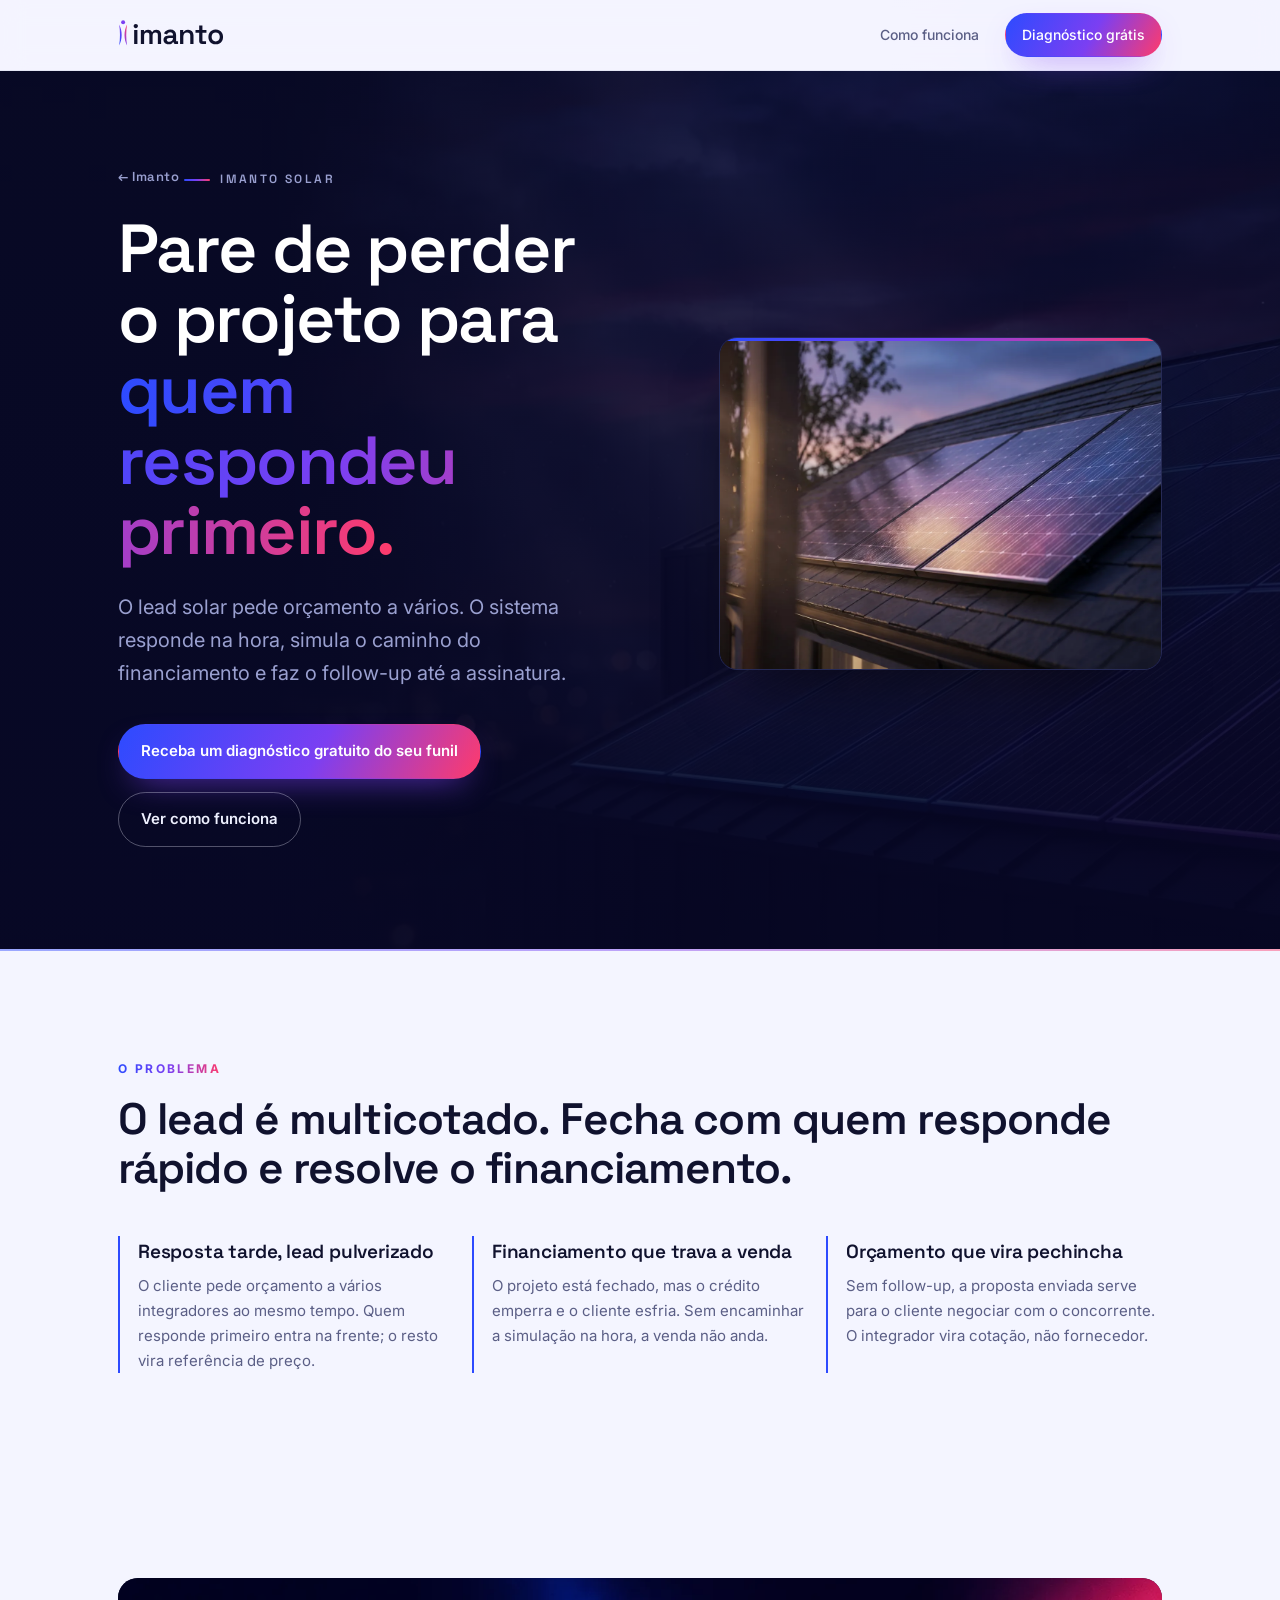
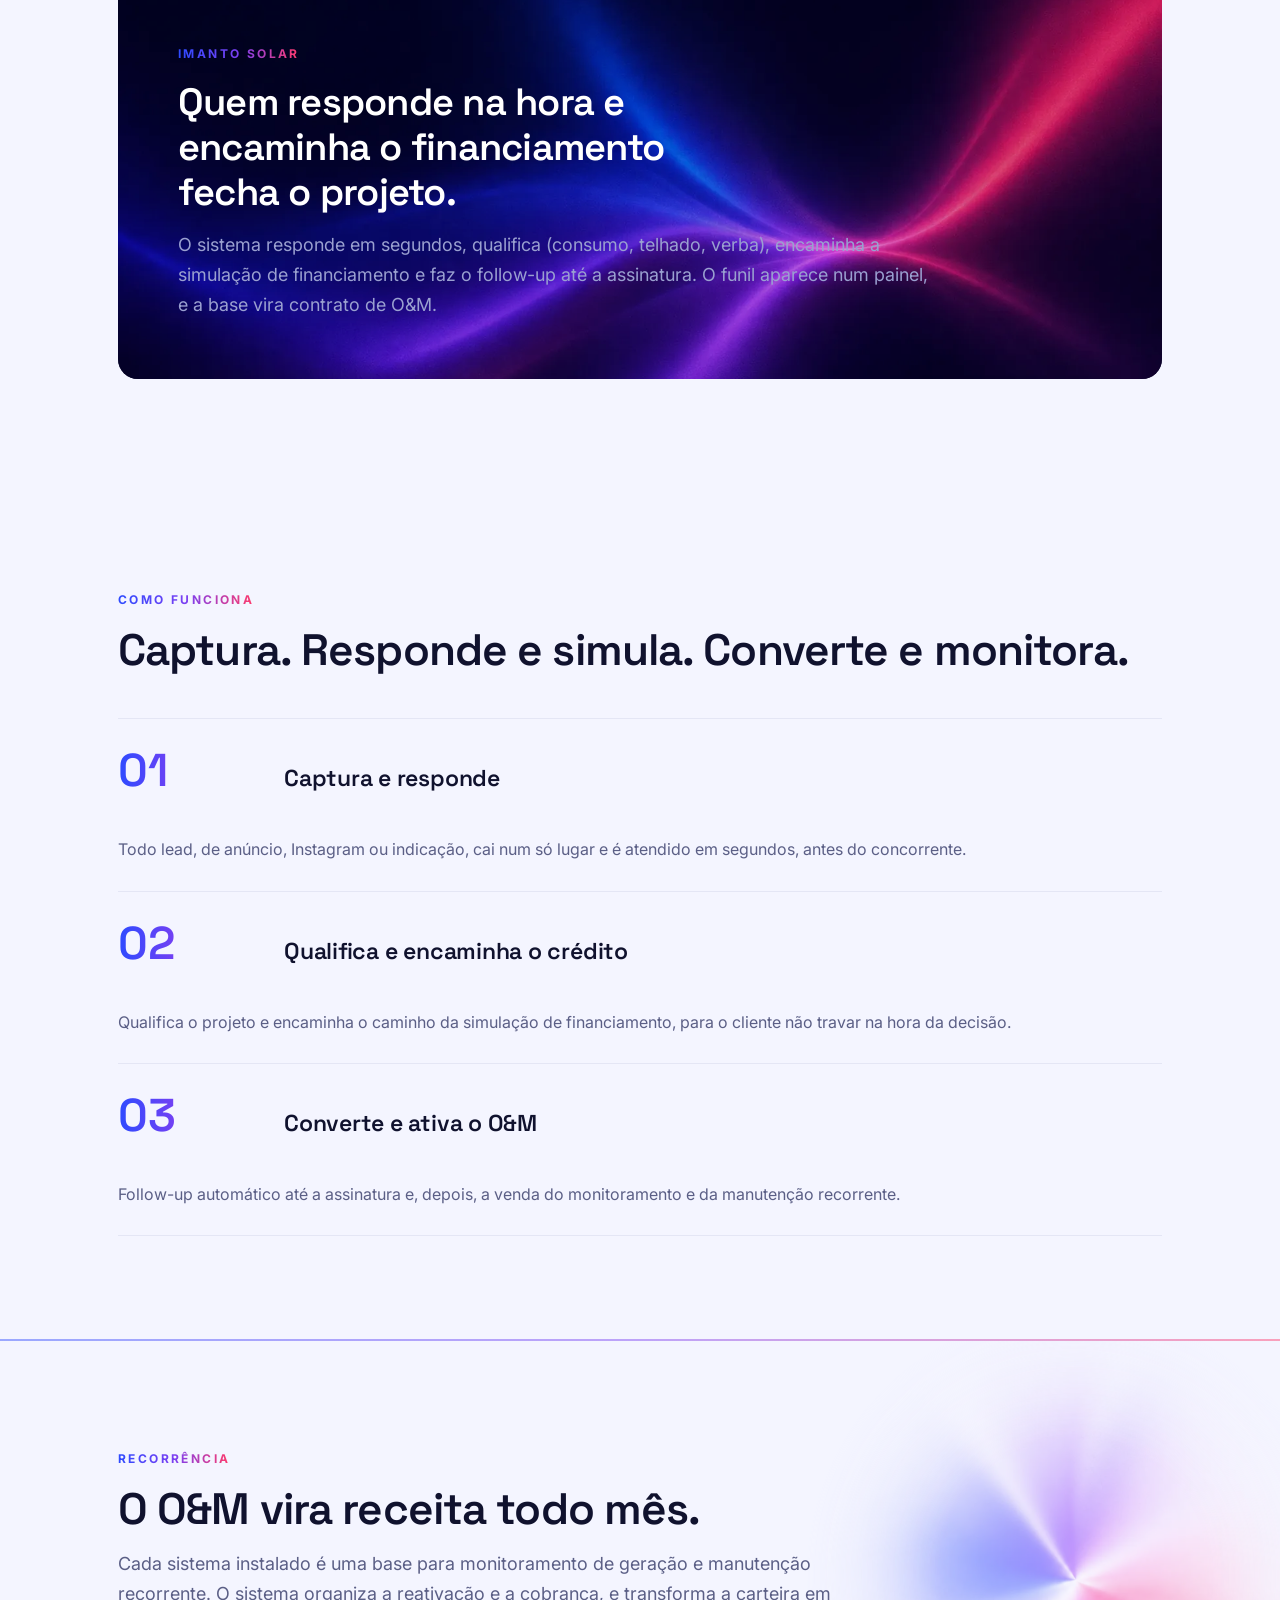
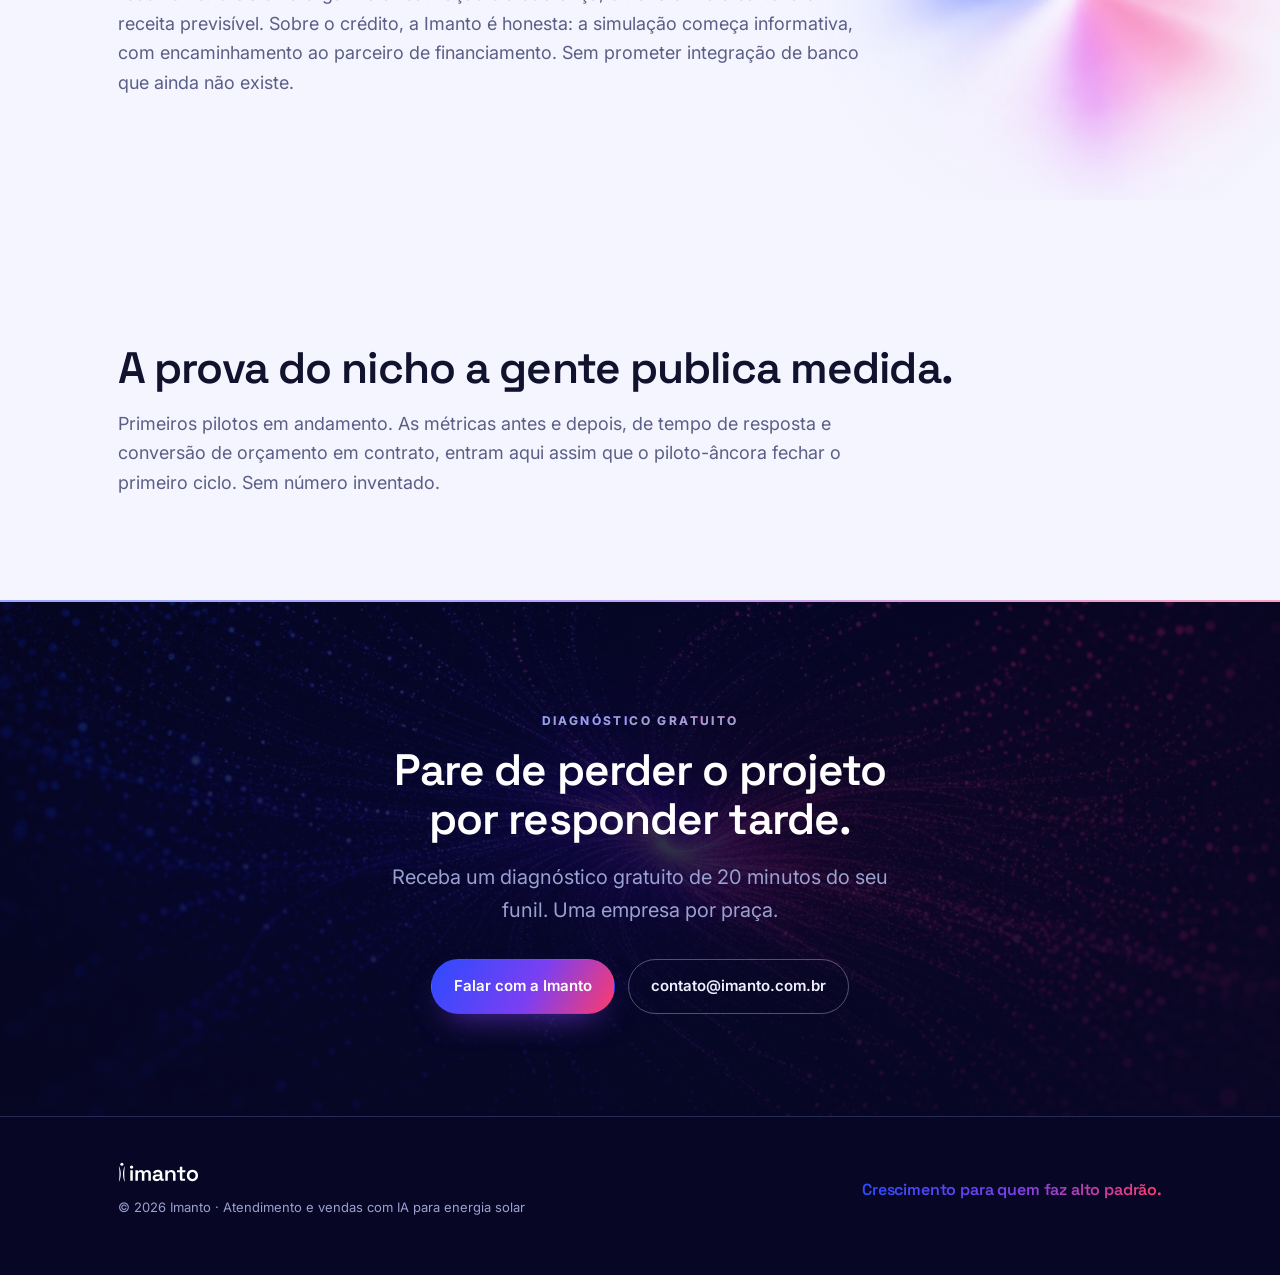
<file: solar/index.html>
<!DOCTYPE html>
<html lang="pt-BR">
<head>
<meta charset="UTF-8" />
<meta name="viewport" content="width=device-width, initial-scale=1.0" />
<title>Imanto Solar · pare de perder o projeto para quem respondeu primeiro</title>
<meta name="description" content="O lead solar pede orçamento a vários. O sistema da Imanto responde na hora, simula o caminho do financiamento e faz o follow-up até a assinatura." />
<meta name="robots" content="noindex, follow" />
<meta name="theme-color" content="#F4F5FF" />
<link rel="canonical" href="https://imanto.com.br/solar/" />
<link rel="icon" type="image/png" sizes="32x32" href="/assets/imanto-favicon-32.png" />
<link rel="icon" type="image/png" sizes="512x512" href="/assets/imanto-favicon-512.png" />
<link rel="apple-touch-icon" href="/assets/imanto-favicon-192.png" />
<meta property="og:type" content="website" />
<meta property="og:site_name" content="Imanto" />
<meta property="og:title" content="Imanto Solar · pare de perder o projeto para quem respondeu primeiro" />
<meta property="og:description" content="Responde o lead na hora, simula o financiamento e faz o follow-up até a assinatura." />
<meta property="og:url" content="https://imanto.com.br/solar/" />
<meta property="og:image" content="https://imanto.com.br/assets/imanto-og.jpg" />
<meta property="og:locale" content="pt_BR" />
<link rel="preconnect" href="https://fonts.googleapis.com" />
<link rel="preconnect" href="https://fonts.gstatic.com" crossorigin />
<link href="https://fonts.googleapis.com/css2?family=Space+Grotesk:wght@400;500;600;700&family=Inter:wght@400;500;600&display=swap" rel="stylesheet" />
<link rel="stylesheet" href="/assets/site.css" />
<script type="application/ld+json">
{
  "@context": "https://schema.org",
  "@graph": [
    { "@type": "ProfessionalService", "@id": "https://imanto.com.br/solar/#service", "name": "Imanto Solar",
      "url": "https://imanto.com.br/solar/", "image": "https://imanto.com.br/assets/imanto-og.jpg",
      "description": "Sistema de aquisição e atendimento com IA para integradoras de energia solar: responde o lead na hora, qualifica, simula o caminho do financiamento, faz o follow-up até a assinatura e ativa o O&M recorrente.",
      "areaServed": "BR", "serviceType": "Atendimento e vendas com IA para energia solar",
      "provider": {"@type":"Organization","name":"Imanto","url":"https://imanto.com.br/"} }
  ]
}
</script>
</head>
<body>
<a href="#main" class="skip">Pular para o conteúdo</a>
<header>
  <div class="wrap nav">
    <a class="brand" href="/" aria-label="Imanto"><img class="brand__logo" src="/logo-kit/imanto-h-cor-claro.svg" alt="Imanto" /></a>
    <nav class="nav__links" aria-label="Principal">
      <a href="/servicos">Como funciona</a>
      
      <a href="#contato" class="btn btn--solid btn--sm">Diagnóstico grátis</a>
    </nav>
  </div>
</header>

<main id="main">
  <section class="hero sec-dark">
    <img class="bg-art" src="/assets/img/ilu-solar-hero-16x9.webp" alt="" aria-hidden="true" fetchpriority="high" />
    <div class="veil" aria-hidden="true"></div>
    <div class="wrap hero__grid">
      <div class="reveal" style="max-width:42ch">
        <a class="backlink" href="/">← Imanto</a>
        <span class="kicker">Imanto Solar</span>
        <h1>Pare de perder o projeto para <em>quem respondeu primeiro.</em></h1>
        <p class="lede">O lead solar pede orçamento a vários. O sistema responde na hora, simula o caminho do financiamento e faz o follow-up até a assinatura.</p>
        <div class="hero__cta">
          <a href="#contato" class="btn btn--solid">Receba um diagnóstico gratuito do seu funil</a>
          <a href="#como" class="btn btn--ghost">Ver como funciona</a>
        </div>
      </div>
      <figure class="hero__shot reveal">
        <img src="/assets/img/ilu-solar-showcase-16x9.webp" alt="Painéis solares em telhado residencial de alto padrão ao entardecer" loading="eager" />
      </figure>
    </div>
  </section>

  <hr class="vein" />

  <section id="problema">
    <div class="wrap">
      <p class="eyebrow reveal">O problema</p>
      <h2 class="reveal">O lead é multicotado. Fecha com quem responde rápido e resolve o financiamento.</h2>
      <div class="grid3">
        <div class="problem reveal"><h3>Resposta tarde, lead pulverizado</h3><p>O cliente pede orçamento a vários integradores ao mesmo tempo. Quem responde primeiro entra na frente; o resto vira referência de preço.</p></div>
        <div class="problem reveal"><h3>Financiamento que trava a venda</h3><p>O projeto está fechado, mas o crédito emperra e o cliente esfria. Sem encaminhar a simulação na hora, a venda não anda.</p></div>
        <div class="problem reveal"><h3>Orçamento que vira pechincha</h3><p>Sem follow-up, a proposta enviada serve para o cliente negociar com o concorrente. O integrador vira cotação, não fornecedor.</p></div>
      </div>
    </div>
  </section>

  <section id="motor">
    <div class="wrap">
      <div class="band reveal">
        <img class="band__art" src="/assets/img/ilu-aurora-a-16x9.webp" alt="" aria-hidden="true" loading="lazy" />
        <p class="eyebrow">Imanto Solar</p>
        <p class="statement">Quem responde na hora e encaminha o financiamento fecha o projeto.</p>
        <p class="section__intro">O sistema responde em segundos, qualifica (consumo, telhado, verba), encaminha a simulação de financiamento e faz o follow-up até a assinatura. O funil aparece num painel, e a base vira contrato de O&M.</p>
      </div>
    </div>
  </section>

  <section id="como">
    <div class="wrap">
      <p class="eyebrow reveal">Como funciona</p>
      <h2 class="reveal">Captura. Responde e simula. Converte e monitora.</h2>
      <div class="steps">
        <div class="step reveal"><div class="step__n">01</div><h3>Captura e responde</h3><p>Todo lead, de anúncio, Instagram ou indicação, cai num só lugar e é atendido em segundos, antes do concorrente.</p></div>
        <div class="step reveal"><div class="step__n">02</div><h3>Qualifica e encaminha o crédito</h3><p>Qualifica o projeto e encaminha o caminho da simulação de financiamento, para o cliente não travar na hora da decisão.</p></div>
        <div class="step reveal"><div class="step__n">03</div><h3>Converte e ativa o O&M</h3><p>Follow-up automático até a assinatura e, depois, a venda do monitoramento e da manutenção recorrente.</p></div>
      </div>
    </div>
  </section>

  <hr class="vein" />

  <section id="recorrencia" class="sec-accent">
    <img class="accent-art" src="/assets/img/ilu-aurora-light-1x1.webp" alt="" aria-hidden="true" loading="lazy" />
    <div class="wrap">
      <p class="eyebrow reveal">Recorrência</p>
      <h2 class="reveal">O O&M vira receita todo mês.</h2>
      <p class="section__intro reveal">Cada sistema instalado é uma base para monitoramento de geração e manutenção recorrente. O sistema organiza a reativação e a cobrança, e transforma a carteira em receita previsível. Sobre o crédito, a Imanto é honesta: a simulação começa informativa, com encaminhamento ao parceiro de financiamento. Sem prometer integração de banco que ainda não existe.</p>
    </div>
  </section>

  <section id="prova">
    <div class="wrap">
      <p class="eyebrow reveal">Prova</p>
      <h2 class="reveal">A prova do nicho a gente publica medida.</h2>
      <p class="section__intro reveal">Primeiros pilotos em andamento. As métricas antes e depois, de tempo de resposta e conversão de orçamento em contrato, entram aqui assim que o piloto-âncora fechar o primeiro ciclo. Sem número inventado.</p>
    </div>
  </section>

  <hr class="vein" />

  <section id="contato" class="cta sec-dark">
    <img class="bg-art" src="/assets/img/ilu-particulas-a-16x9.webp" alt="" aria-hidden="true" loading="lazy" />
    <div class="veil" aria-hidden="true"></div>
    <div class="wrap">
      <p class="eyebrow reveal">Diagnóstico gratuito</p>
      <h2 class="reveal">Pare de perder o projeto por responder tarde.</h2>
      <p class="lede reveal">Receba um diagnóstico gratuito de 20 minutos do seu funil. Uma empresa por praça.</p>
      <div class="cta__row reveal">
        <a href="mailto:contato@imanto.com.br?subject=Diagn%C3%B3stico%20Imanto%20Solar" class="btn btn--solid">Falar com a Imanto</a>
        <a href="mailto:contato@imanto.com.br" class="btn btn--ghost">contato@imanto.com.br</a>
      </div>
    </div>
  </section>
</main>

<footer>
  <div class="wrap foot">
    <div>
      <img class="foot__logo" src="/logo-kit/imanto-h-branco.svg" alt="Imanto" />
      <small>© 2026 Imanto · Atendimento e vendas com IA para energia solar</small>
    </div>
    <div class="foot__tag">Crescimento para quem faz alto padrão.</div>
  </div>
</footer>

<script src="/assets/site.js"></script>
</body>
</html>
</file>
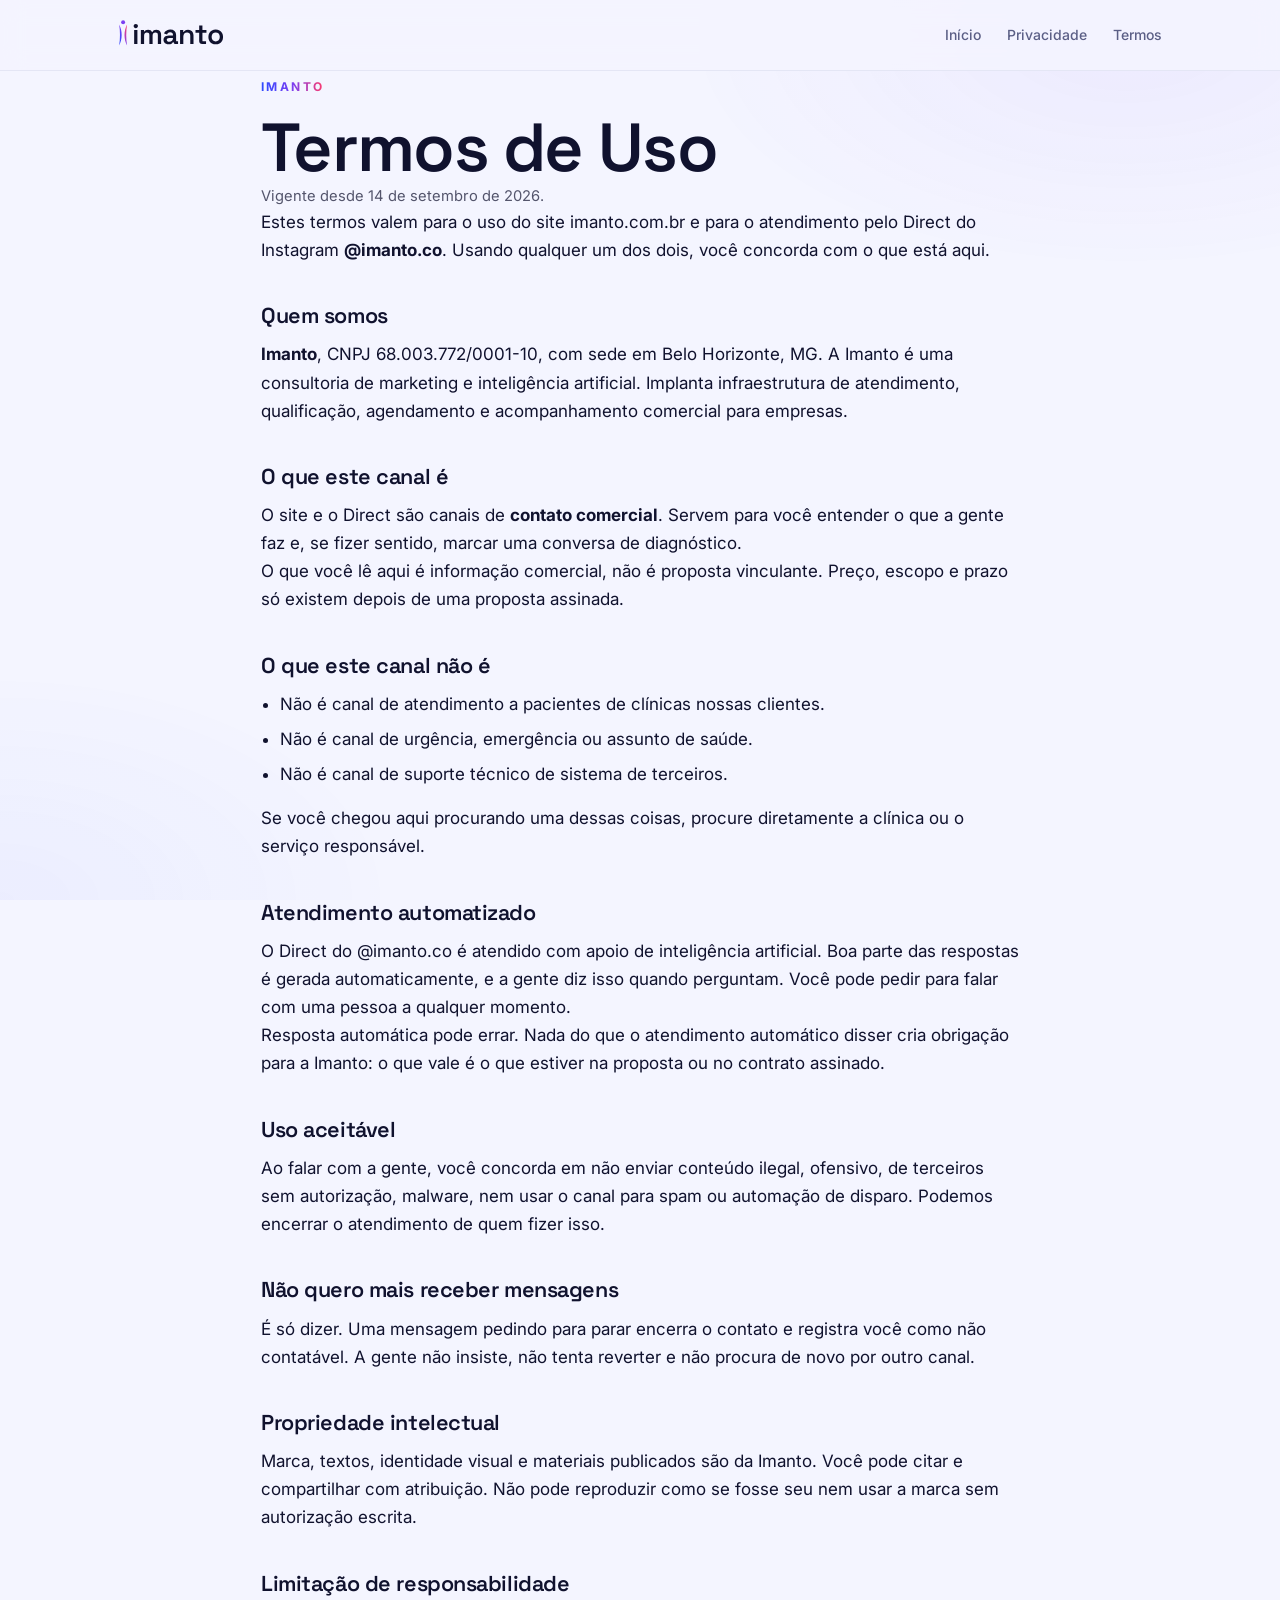
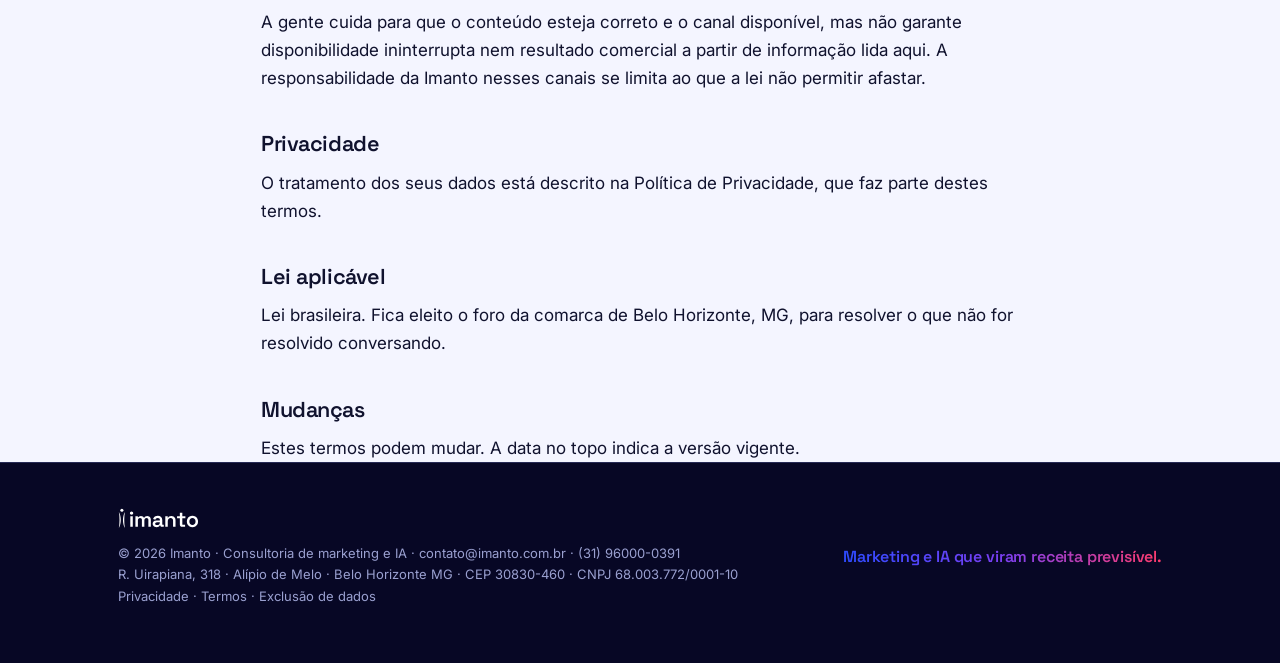
<file: termos/index.html>
<!DOCTYPE html>
<html lang="pt-BR">
<head>
<meta charset="UTF-8" />
<meta name="viewport" content="width=device-width, initial-scale=1.0" />
<title>Termos de Uso · Imanto</title>
<meta name="description" content="Termos de uso do site imanto.com.br e do atendimento pelo Direct do @imanto.co." />
<meta name="robots" content="index, follow" />
<meta name="theme-color" content="#F4F5FF" />
<link rel="canonical" href="https://imanto.com.br/termos/" />
<link rel="icon" type="image/png" sizes="32x32" href="/assets/imanto-favicon-32.png" />
<link rel="icon" type="image/png" sizes="512x512" href="/assets/imanto-favicon-512.png" />
<link rel="apple-touch-icon" href="/assets/imanto-favicon-192.png" />
<meta property="og:type" content="website" />
<meta property="og:site_name" content="Imanto" />
<meta property="og:title" content="Termos de Uso · Imanto" />
<meta property="og:url" content="https://imanto.com.br/termos/" />
<meta property="og:locale" content="pt_BR" />
<link rel="preconnect" href="https://fonts.googleapis.com" />
<link rel="preconnect" href="https://fonts.gstatic.com" crossorigin />
<link href="https://fonts.googleapis.com/css2?family=Space+Grotesk:wght@400;500;600;700&family=Inter:wght@400;500;600&display=swap" rel="stylesheet" />
<link rel="stylesheet" href="/assets/site.css" />
<style>
  .legal { max-width: 74ch; }
  .legal h2 { margin: 2.4rem 0 .7rem; font-size: 1.35rem; line-height: 1.25; }
  .legal h3 { margin: 1.8rem 0 .5rem; font-size: 1.05rem; }
  .legal p, .legal li { line-height: 1.65; }
  .legal ul { padding-left: 1.2rem; margin: .6rem 0 1rem; }
  .legal li { margin-bottom: .45rem; }
  .legal table { width: 100%; border-collapse: collapse; margin: 1rem 0 1.6rem; font-size: .94rem; }
  .legal th, .legal td { text-align: left; padding: .6rem .7rem; border-bottom: 1px solid rgba(16,18,46,.12); vertical-align: top; }
  .legal th { font-weight: 600; white-space: nowrap; }
  .legal .meta { opacity: .7; font-size: .92rem; }
</style>
</head>
<body>
<a class="skip" href="#conteudo">Ir para o conteúdo</a>
<header>
  <div class="wrap nav">
    <a class="brand" href="/" aria-label="Imanto">
      <img class="brand__logo" src="/logo-kit/imanto-h-cor-claro.svg" alt="Imanto" />
    </a>
    <nav class="nav__links" aria-label="Principal">
      <a href="/">Início</a>
      <a href="/privacidade/">Privacidade</a>
      <a href="/termos/">Termos</a>
    </nav>
  </div>
</header>
<main id="conteudo" class="section">
  <div class="wrap legal">
    <p class="eyebrow">Imanto</p>
    <h1>Termos de Uso</h1>
    <p class="meta">Vigente desde 14 de setembro de 2026.</p>

    <p>Estes termos valem para o uso do site imanto.com.br e para o atendimento pelo Direct
    do Instagram <strong>@imanto.co</strong>. Usando qualquer um dos dois, você concorda com
    o que está aqui.</p>

    <h2>Quem somos</h2>
    <p><strong>Imanto</strong>, CNPJ 68.003.772/0001-10, com sede em Belo Horizonte, MG.
    A Imanto é uma consultoria de marketing e inteligência artificial. Implanta
    infraestrutura de atendimento, qualificação, agendamento e acompanhamento comercial
    para empresas.</p>

    <h2>O que este canal é</h2>
    <p>O site e o Direct são canais de <strong>contato comercial</strong>. Servem para você
    entender o que a gente faz e, se fizer sentido, marcar uma conversa de diagnóstico.</p>
    <p>O que você lê aqui é informação comercial, não é proposta vinculante. Preço, escopo e
    prazo só existem depois de uma proposta assinada.</p>

    <h2>O que este canal não é</h2>
    <ul>
      <li>Não é canal de atendimento a pacientes de clínicas nossas clientes.</li>
      <li>Não é canal de urgência, emergência ou assunto de saúde.</li>
      <li>Não é canal de suporte técnico de sistema de terceiros.</li>
    </ul>
    <p>Se você chegou aqui procurando uma dessas coisas, procure diretamente a clínica ou o
    serviço responsável.</p>

    <h2>Atendimento automatizado</h2>
    <p>O Direct do @imanto.co é atendido com apoio de inteligência artificial. Boa parte das
    respostas é gerada automaticamente, e a gente diz isso quando perguntam. Você pode pedir
    para falar com uma pessoa a qualquer momento.</p>
    <p>Resposta automática pode errar. Nada do que o atendimento automático disser cria
    obrigação para a Imanto: o que vale é o que estiver na proposta ou no contrato assinado.</p>

    <h2>Uso aceitável</h2>
    <p>Ao falar com a gente, você concorda em não enviar conteúdo ilegal, ofensivo, de
    terceiros sem autorização, malware, nem usar o canal para spam ou automação de disparo.
    Podemos encerrar o atendimento de quem fizer isso.</p>

    <h2>Não quero mais receber mensagens</h2>
    <p>É só dizer. Uma mensagem pedindo para parar encerra o contato e registra você como
    não contatável. A gente não insiste, não tenta reverter e não procura de novo por outro
    canal.</p>

    <h2>Propriedade intelectual</h2>
    <p>Marca, textos, identidade visual e materiais publicados são da Imanto. Você pode
    citar e compartilhar com atribuição. Não pode reproduzir como se fosse seu nem usar a
    marca sem autorização escrita.</p>

    <h2>Limitação de responsabilidade</h2>
    <p>A gente cuida para que o conteúdo esteja correto e o canal disponível, mas não
    garante disponibilidade ininterrupta nem resultado comercial a partir de informação
    lida aqui. A responsabilidade da Imanto nesses canais se limita ao que a lei não
    permitir afastar.</p>

    <h2>Privacidade</h2>
    <p>O tratamento dos seus dados está descrito na
    <a href="/privacidade/">Política de Privacidade</a>, que faz parte destes termos.</p>

    <h2>Lei aplicável</h2>
    <p>Lei brasileira. Fica eleito o foro da comarca de Belo Horizonte, MG, para resolver o
    que não for resolvido conversando.</p>

    <h2>Mudanças</h2>
    <p>Estes termos podem mudar. A data no topo indica a versão vigente.</p>
  </div>
</main>
<footer>
  <div class="wrap foot">
    <div>
      <img class="foot__logo" src="/logo-kit/imanto-h-branco.svg" alt="Imanto" />
      <small>© 2026 Imanto · Consultoria de marketing e IA · <a href="mailto:contato@imanto.com.br" style="color:inherit">contato@imanto.com.br</a> · <a href="tel:+5531960000391" style="color:inherit">(31) 96000-0391</a><br>R. Uirapiana, 318 · Alípio de Melo · Belo Horizonte MG · CEP 30830-460 · CNPJ 68.003.772/0001-10<br><a href="/privacidade/" style="color:inherit">Privacidade</a> · <a href="/termos/" style="color:inherit">Termos</a> · <a href="/exclusao-de-dados/" style="color:inherit">Exclusão de dados</a></small>
    </div>
    <div class="foot__tag">Marketing e IA que viram receita previsível.</div>
  </div>
</footer>
</body>
</html>
</file>
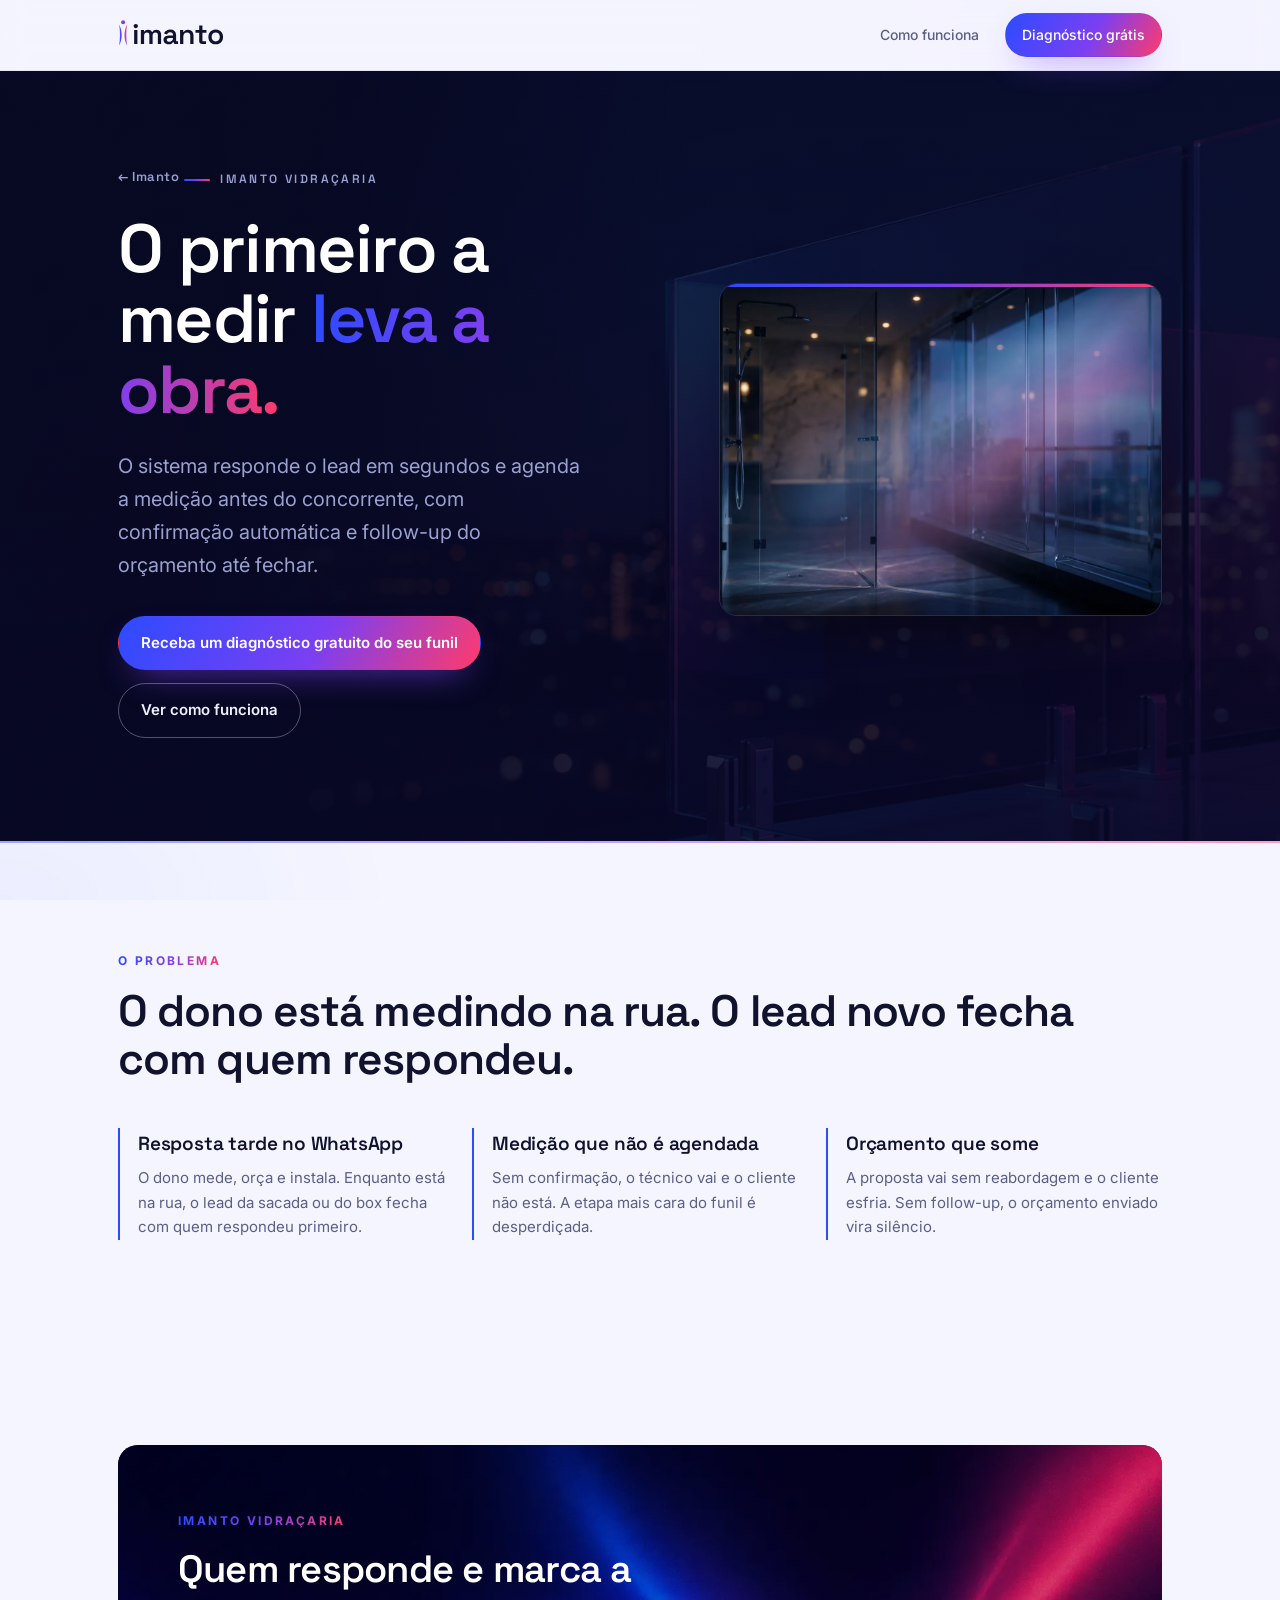
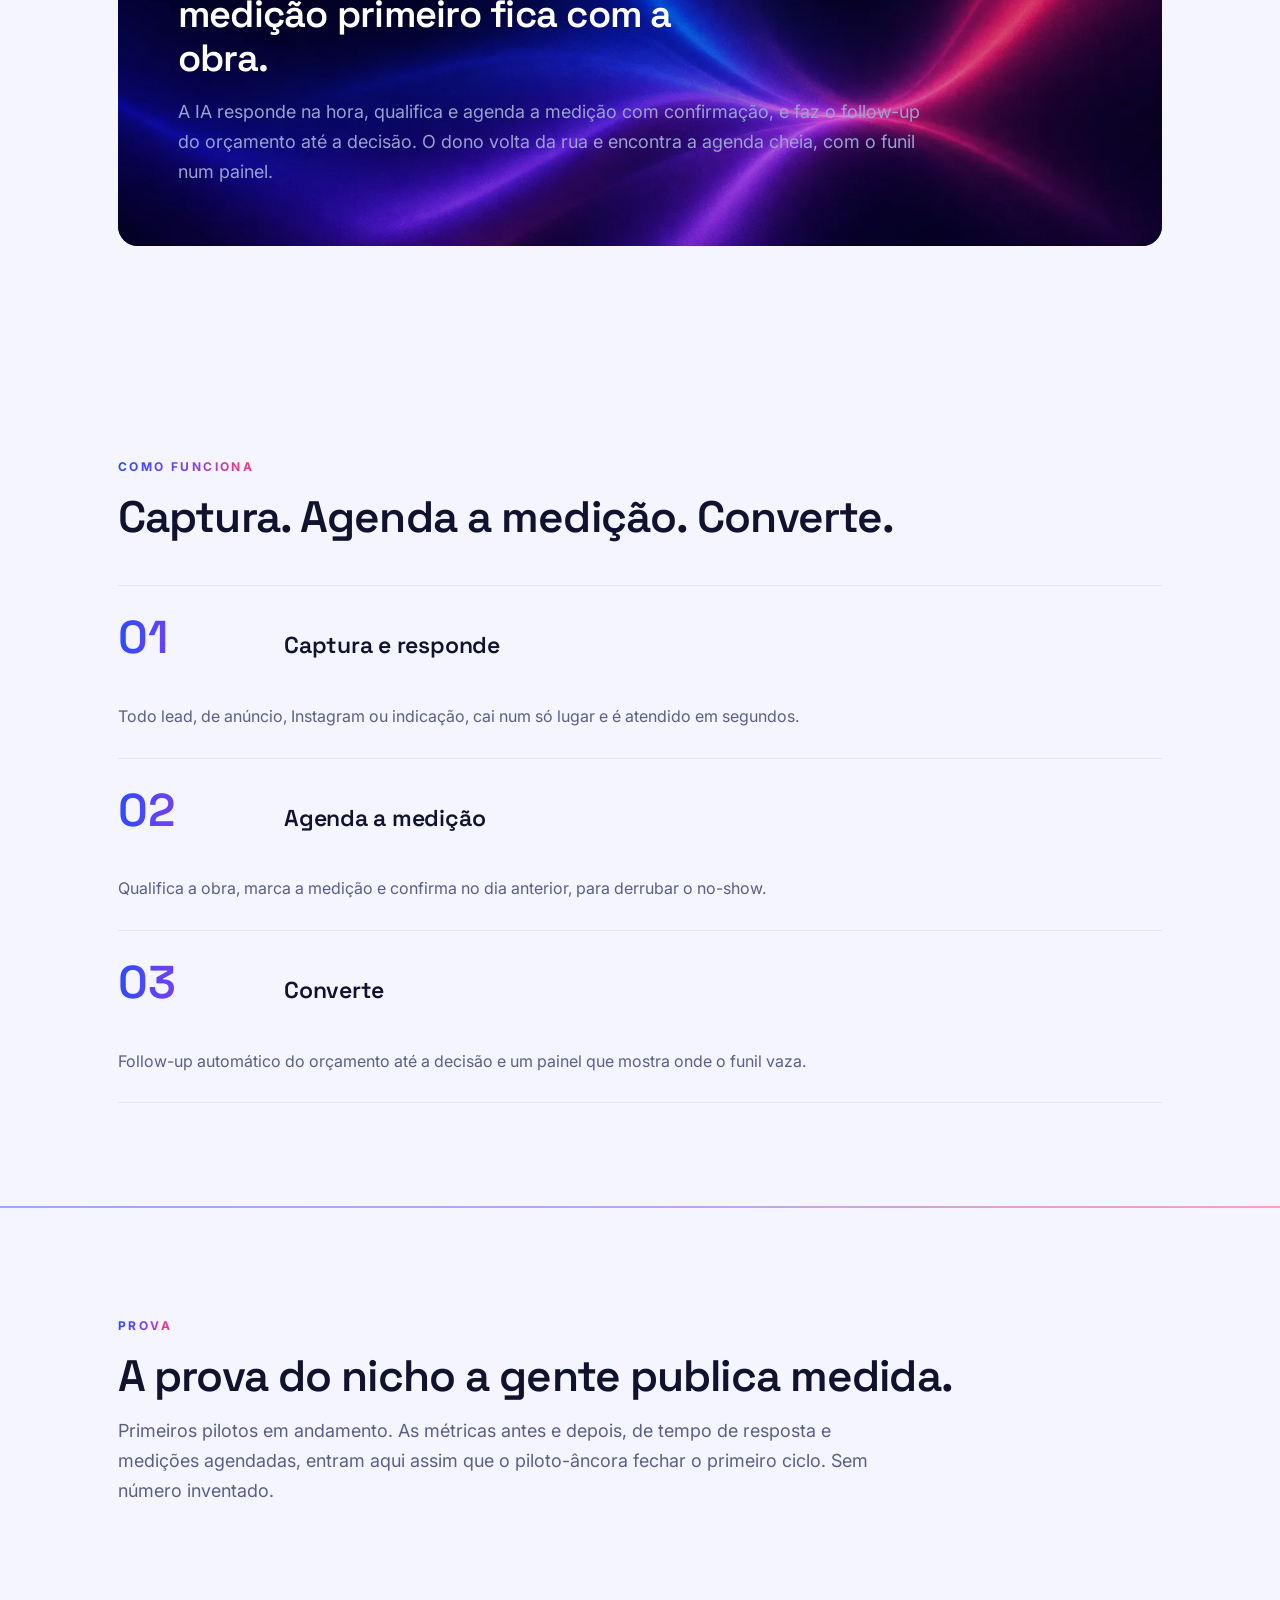
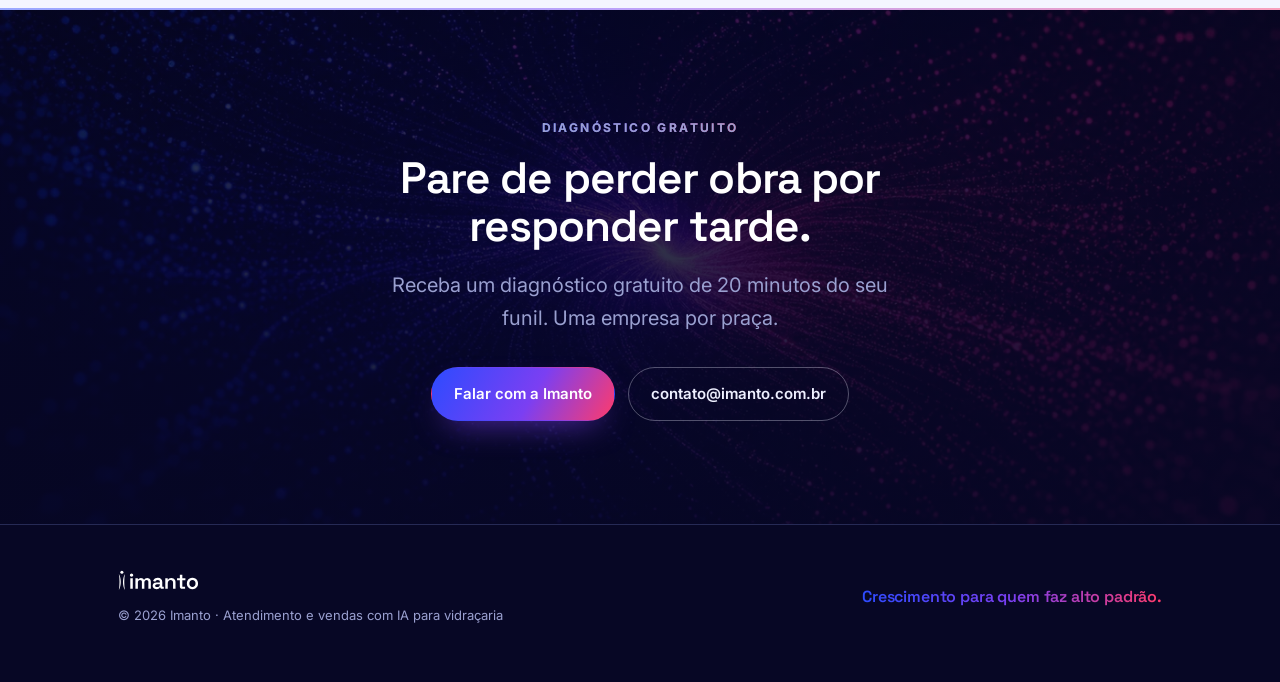
<file: vidracaria/index.html>
<!DOCTYPE html>
<html lang="pt-BR">
<head>
<meta charset="UTF-8" />
<meta name="viewport" content="width=device-width, initial-scale=1.0" />
<title>Imanto Vidraçaria · o primeiro a medir leva a obra</title>
<meta name="description" content="O sistema com IA que responde o lead em segundos e agenda a medição antes do concorrente, com confirmação automática e follow-up do orçamento." />
<meta name="robots" content="noindex, follow" />
<meta name="theme-color" content="#F4F5FF" />
<link rel="canonical" href="https://imanto.com.br/vidracaria/" />
<link rel="icon" type="image/png" sizes="32x32" href="/assets/imanto-favicon-32.png" />
<link rel="icon" type="image/png" sizes="512x512" href="/assets/imanto-favicon-512.png" />
<link rel="apple-touch-icon" href="/assets/imanto-favicon-192.png" />
<meta property="og:type" content="website" />
<meta property="og:site_name" content="Imanto" />
<meta property="og:title" content="Imanto Vidraçaria · o primeiro a medir leva a obra" />
<meta property="og:description" content="Responde o lead em segundos e agenda a medição antes do concorrente." />
<meta property="og:url" content="https://imanto.com.br/vidracaria/" />
<meta property="og:image" content="https://imanto.com.br/assets/imanto-og.jpg" />
<meta property="og:locale" content="pt_BR" />
<link rel="preconnect" href="https://fonts.googleapis.com" />
<link rel="preconnect" href="https://fonts.gstatic.com" crossorigin />
<link href="https://fonts.googleapis.com/css2?family=Space+Grotesk:wght@400;500;600;700&family=Inter:wght@400;500;600&display=swap" rel="stylesheet" />
<link rel="stylesheet" href="/assets/site.css" />
<script type="application/ld+json">
{
  "@context": "https://schema.org",
  "@graph": [
    { "@type": "ProfessionalService", "@id": "https://imanto.com.br/vidracaria/#service", "name": "Imanto Vidraçaria",
      "url": "https://imanto.com.br/vidracaria/", "image": "https://imanto.com.br/assets/imanto-og.jpg",
      "description": "Sistema de aquisição e atendimento com IA para vidraçarias: responde o lead em segundos, agenda a medição com confirmação e faz o follow-up do orçamento.",
      "areaServed": "BR", "serviceType": "Atendimento e vendas com IA para vidraçaria",
      "provider": {"@type":"Organization","name":"Imanto","url":"https://imanto.com.br/"} }
  ]
}
</script>
</head>
<body>
<a href="#main" class="skip">Pular para o conteúdo</a>
<header>
  <div class="wrap nav">
    <a class="brand" href="/" aria-label="Imanto"><img class="brand__logo" src="/logo-kit/imanto-h-cor-claro.svg" alt="Imanto" /></a>
    <nav class="nav__links" aria-label="Principal">
      <a href="/servicos">Como funciona</a>
      
      <a href="#contato" class="btn btn--solid btn--sm">Diagnóstico grátis</a>
    </nav>
  </div>
</header>

<main id="main">
  <section class="hero sec-dark">
    <img class="bg-art" src="/assets/img/ilu-vidracaria-hero-16x9.webp" alt="" aria-hidden="true" fetchpriority="high" />
    <div class="veil" aria-hidden="true"></div>
    <div class="wrap hero__grid">
      <div class="reveal" style="max-width:42ch">
        <a class="backlink" href="/">← Imanto</a>
        <span class="kicker">Imanto Vidraçaria</span>
        <h1>O primeiro a medir <em>leva a obra.</em></h1>
        <p class="lede">O sistema responde o lead em segundos e agenda a medição antes do concorrente, com confirmação automática e follow-up do orçamento até fechar.</p>
        <div class="hero__cta">
          <a href="#contato" class="btn btn--solid">Receba um diagnóstico gratuito do seu funil</a>
          <a href="#como" class="btn btn--ghost">Ver como funciona</a>
        </div>
      </div>
      <figure class="hero__shot reveal">
        <img src="/assets/img/ilu-vidracaria-showcase-16x9.webp" alt="Guarda-corpo de vidro temperado sem caixilho em sacada de alto padrão" loading="eager" />
      </figure>
    </div>
  </section>

  <hr class="vein" />

  <section id="problema">
    <div class="wrap">
      <p class="eyebrow reveal">O problema</p>
      <h2 class="reveal">O dono está medindo na rua. O lead novo fecha com quem respondeu.</h2>
      <div class="grid3">
        <div class="problem reveal"><h3>Resposta tarde no WhatsApp</h3><p>O dono mede, orça e instala. Enquanto está na rua, o lead da sacada ou do box fecha com quem respondeu primeiro.</p></div>
        <div class="problem reveal"><h3>Medição que não é agendada</h3><p>Sem confirmação, o técnico vai e o cliente não está. A etapa mais cara do funil é desperdiçada.</p></div>
        <div class="problem reveal"><h3>Orçamento que some</h3><p>A proposta vai sem reabordagem e o cliente esfria. Sem follow-up, o orçamento enviado vira silêncio.</p></div>
      </div>
    </div>
  </section>

  <section id="motor">
    <div class="wrap">
      <div class="band reveal">
        <img class="band__art" src="/assets/img/ilu-aurora-a-16x9.webp" alt="" aria-hidden="true" loading="lazy" />
        <p class="eyebrow">Imanto Vidraçaria</p>
        <p class="statement">Quem responde e marca a medição primeiro fica com a obra.</p>
        <p class="section__intro">A IA responde na hora, qualifica e agenda a medição com confirmação, e faz o follow-up do orçamento até a decisão. O dono volta da rua e encontra a agenda cheia, com o funil num painel.</p>
      </div>
    </div>
  </section>

  <section id="como">
    <div class="wrap">
      <p class="eyebrow reveal">Como funciona</p>
      <h2 class="reveal">Captura. Agenda a medição. Converte.</h2>
      <div class="steps">
        <div class="step reveal"><div class="step__n">01</div><h3>Captura e responde</h3><p>Todo lead, de anúncio, Instagram ou indicação, cai num só lugar e é atendido em segundos.</p></div>
        <div class="step reveal"><div class="step__n">02</div><h3>Agenda a medição</h3><p>Qualifica a obra, marca a medição e confirma no dia anterior, para derrubar o no-show.</p></div>
        <div class="step reveal"><div class="step__n">03</div><h3>Converte</h3><p>Follow-up automático do orçamento até a decisão e um painel que mostra onde o funil vaza.</p></div>
      </div>
    </div>
  </section>

  <hr class="vein" />

  <section id="prova">
    <div class="wrap">
      <p class="eyebrow reveal">Prova</p>
      <h2 class="reveal">A prova do nicho a gente publica medida.</h2>
      <p class="section__intro reveal">Primeiros pilotos em andamento. As métricas antes e depois, de tempo de resposta e medições agendadas, entram aqui assim que o piloto-âncora fechar o primeiro ciclo. Sem número inventado.</p>
    </div>
  </section>

  <hr class="vein" />

  <section id="contato" class="cta sec-dark">
    <img class="bg-art" src="/assets/img/ilu-particulas-a-16x9.webp" alt="" aria-hidden="true" loading="lazy" />
    <div class="veil" aria-hidden="true"></div>
    <div class="wrap">
      <p class="eyebrow reveal">Diagnóstico gratuito</p>
      <h2 class="reveal">Pare de perder obra por responder tarde.</h2>
      <p class="lede reveal">Receba um diagnóstico gratuito de 20 minutos do seu funil. Uma empresa por praça.</p>
      <div class="cta__row reveal">
        <a href="mailto:contato@imanto.com.br?subject=Diagn%C3%B3stico%20Imanto%20Vidra%C3%A7aria" class="btn btn--solid">Falar com a Imanto</a>
        <a href="mailto:contato@imanto.com.br" class="btn btn--ghost">contato@imanto.com.br</a>
      </div>
    </div>
  </section>
</main>

<footer>
  <div class="wrap foot">
    <div>
      <img class="foot__logo" src="/logo-kit/imanto-h-branco.svg" alt="Imanto" />
      <small>© 2026 Imanto · Atendimento e vendas com IA para vidraçaria</small>
    </div>
    <div class="foot__tag">Crescimento para quem faz alto padrão.</div>
  </div>
</footer>

<script src="/assets/site.js"></script>
</body>
</html>
</file>
<file: assets/site.css>
/* Imanto — sistema visual do site (navy + gradiente azul/roxo/magenta, Space Grotesk + Inter) */
:root{
  --blue:#2D4BFF; --purple:#7B3FF2; --red:#FF3B6B;
  --navy:#070725; --navy2:#160A33;
  --paper:#F4F5FF; --white:#fff; --ink:#10122E;
  --muted:#5B5F86; --mutedD:#9AA0D0; --whiteD:#EEF0FF;
  --line:#E4E6F5; --lineD:#262A55;
  --grad:linear-gradient(90deg,#2D4BFF,#7B3FF2,#FF3B6B);
  --grad-btn:linear-gradient(120deg,#2D4BFF,#7B3FF2 55%,#FF3B6B);
  --maxw:1100px; --ease:cubic-bezier(.2,.7,.2,1);
  --display:"Space Grotesk",-apple-system,BlinkMacSystemFont,"Segoe UI",sans-serif;
  --sans:"Inter",-apple-system,BlinkMacSystemFont,"Segoe UI",sans-serif;
}
*{box-sizing:border-box;margin:0;padding:0}
/* canvas navy: overscroll além do documento revela o fundo do html, não branco */
html{scroll-behavior:smooth;background-color:var(--navy)}
body{background:var(--paper);color:var(--ink);font-family:var(--sans);font-size:17px;line-height:1.65;
  -webkit-font-smoothing:antialiased;text-rendering:optimizeLegibility;overflow-x:hidden}
.wrap{max-width:var(--maxw);margin:0 auto;padding:0 28px}
a{color:inherit;text-decoration:none}
img{max-width:100%}
::selection{background:var(--purple);color:#fff}
:focus-visible{outline:2px solid var(--purple);outline-offset:3px;border-radius:3px}
.skip{position:absolute;left:-9999px;top:0;background:var(--purple);color:#fff;padding:10px 16px;z-index:100}
.skip:focus{left:0}

body::before{content:"";position:fixed;inset:0;z-index:0;pointer-events:none;opacity:.7;
  background:radial-gradient(60% 45% at 88% 4%, rgba(123,63,242,.08), transparent 60%),
             radial-gradient(55% 45% at 0% 100%, rgba(45,75,255,.06), transparent 60%)}
.wrap, header .nav{position:relative;z-index:1}

.grad-text{background:var(--grad);-webkit-background-clip:text;background-clip:text;color:transparent}

header{position:sticky;top:0;z-index:40;background:rgba(244,245,255,.82);backdrop-filter:blur(12px);border-bottom:1px solid var(--line)}
.nav{display:flex;align-items:center;justify-content:space-between;height:70px;gap:18px}
.brand{display:flex;align-items:center;gap:11px}
.brand__logo{height:34px;width:auto;display:block}
.nav__links{display:flex;align-items:center;gap:26px}
.nav__links a{font-size:14px;color:var(--muted);font-weight:500;transition:color .2s var(--ease)}
.nav__links a:not(.btn):hover{color:var(--ink)}
.nav__links a.btn--solid{color:#fff}
@media(max-width:760px){.nav__links>a:not(.btn){display:none}}

.btn{display:inline-flex;align-items:center;gap:9px;font-weight:600;font-size:15px;padding:14px 22px;border-radius:999px;cursor:pointer;transition:.25s var(--ease);border:1px solid transparent;font-family:var(--sans)}
.btn--solid{background:var(--grad-btn);color:#fff;box-shadow:0 14px 34px -16px rgba(123,63,242,.85)}
.btn--solid:hover{transform:translateY(-2px);box-shadow:0 18px 40px -14px rgba(123,63,242,.9)}
.btn--ghost{border-color:var(--line);color:var(--ink)}
.btn--ghost:hover{border-color:var(--purple);color:var(--purple)}
.btn--sm{padding:9px 16px;font-size:14px}
.sec-dark .btn--ghost{border-color:rgba(238,240,255,.32);color:var(--whiteD)}
.sec-dark .btn--ghost:hover{border-color:#fff;color:#fff}

section{padding:clamp(58px,8vw,104px) 0;position:relative;z-index:1}
.eyebrow{font-size:12px;letter-spacing:.2em;text-transform:uppercase;margin-bottom:16px;font-weight:700;
  background:var(--grad);-webkit-background-clip:text;background-clip:text;color:transparent;display:inline-block}
h1{font-family:var(--display);font-weight:600;line-height:1.04;letter-spacing:-.025em;font-size:clamp(38px,6.6vw,68px)}
h2{font-family:var(--display);font-weight:600;font-size:clamp(27px,4.2vw,44px);line-height:1.1;letter-spacing:-.02em}
h1 em,h2 em{font-style:normal;background:var(--grad);-webkit-background-clip:text;background-clip:text;color:transparent}
.lede{margin-top:24px;font-size:clamp(17px,2vw,20px);color:var(--muted);max-width:34em}
.section__intro{max-width:42em;color:var(--muted);margin-top:16px;font-size:18px}

.sec-dark{background:var(--navy);color:var(--whiteD);overflow:hidden}
.sec-dark h1,.sec-dark h2{color:var(--white)}
.sec-dark .lede,.sec-dark .section__intro,.sec-dark p{color:var(--mutedD)}
.sec-dark .bg-art{position:absolute;inset:0;width:100%;height:100%;object-fit:cover;z-index:0;opacity:.5}
.sec-dark .veil{position:absolute;inset:0;z-index:0;pointer-events:none;
  background:linear-gradient(180deg,rgba(7,7,37,.55),rgba(7,7,37,.82))}
.sec-dark .wrap{position:relative;z-index:1}

.hero{padding-top:clamp(54px,7vw,92px)}
.hero__grid{display:grid;grid-template-columns:1fr;gap:44px;align-items:center}
@media(min-width:940px){.hero__grid{grid-template-columns:1.1fr .9fr;gap:60px}}
.kicker{display:inline-flex;align-items:center;gap:10px;font-family:var(--display);font-size:12px;letter-spacing:.2em;text-transform:uppercase;color:var(--mutedD);margin-bottom:24px;font-weight:600}
.kicker::before{content:"";width:26px;height:2px;border-radius:2px;background:var(--grad)}
.hero__cta{margin-top:34px;display:flex;flex-wrap:wrap;gap:13px}
.hero__art{display:grid;place-items:center}
.hero__art svg{width:min(86%,360px);height:auto;filter:drop-shadow(0 22px 60px rgba(123,63,242,.45))}

.grid3{display:grid;gap:18px;margin-top:44px;grid-template-columns:1fr}
@media(min-width:720px){.grid3{grid-template-columns:repeat(3,1fr)}}
.grid-eco{display:grid;gap:14px;margin-top:40px;grid-template-columns:1fr}
@media(min-width:560px){.grid-eco{grid-template-columns:repeat(2,1fr)}}
@media(min-width:880px){.grid-eco{grid-template-columns:repeat(3,1fr)}}
.card{border:1px solid var(--line);border-radius:16px;padding:28px 24px;background:#fff;transition:.3s var(--ease);position:relative;overflow:hidden;display:block}
.card::before{content:"";position:absolute;left:0;top:0;height:3px;width:100%;background:var(--grad);opacity:0;transition:opacity .3s var(--ease)}
.card:hover{transform:translateY(-4px);border-color:transparent;box-shadow:0 22px 50px -28px rgba(16,18,46,.4)}
.card:hover::before{opacity:1}
.card h3{font-family:var(--display);font-weight:600;font-size:21px;margin-bottom:9px;letter-spacing:-.01em}
.card p{color:var(--muted);font-size:15.5px}
.card .k{font-family:var(--display);font-weight:600;font-size:12px;letter-spacing:.12em;text-transform:uppercase;margin-bottom:12px;
  background:var(--grad);-webkit-background-clip:text;background-clip:text;color:transparent;display:inline-block}
.eco-card{padding:22px 22px}
.eco-card h3{font-size:18px;margin-bottom:6px}
.eco-card .arrow{font-family:var(--display);color:var(--purple);font-weight:600;font-size:14px;margin-top:10px;display:inline-block}
.stat h3{font-family:var(--display);font-size:clamp(28px,3.6vw,38px);
  background:var(--grad);-webkit-background-clip:text;background-clip:text;color:transparent}
.problem h3{font-family:var(--display);font-weight:600;font-size:19px;margin-bottom:7px;letter-spacing:-.01em}
.problem{padding-left:18px;border-left:2px solid;border-image:var(--grad) 1}
.problem p{color:var(--muted);font-size:15px}

.steps{margin-top:44px;border-top:1px solid var(--line)}
.step{display:grid;grid-template-columns:auto 1fr;gap:12px 18px;padding:28px 0;border-bottom:1px solid var(--line);align-items:baseline}
@media(min-width:760px){.step{grid-template-columns:128px 1fr 1.1fr;gap:38px}.step p{grid-column:auto}}
.step__n{font-family:var(--display);font-weight:600;font-size:clamp(30px,4.4vw,46px);line-height:1;
  background:var(--grad);-webkit-background-clip:text;background-clip:text;color:transparent}
.step h3{font-family:var(--display);font-weight:600;font-size:23px;letter-spacing:-.01em}
.step p{color:var(--muted);font-size:16px;grid-column:1 / -1}

.band{border-radius:20px;padding:clamp(34px,5vw,60px);background:var(--navy);position:relative;overflow:hidden;color:var(--whiteD)}
.band .band__art{position:absolute;inset:0;width:100%;height:100%;z-index:0;opacity:.85;object-fit:cover}
.band .eyebrow{position:relative;z-index:1}
.band .statement{position:relative;z-index:1;color:var(--white)}
.band .section__intro{position:relative;z-index:1;color:var(--mutedD)}
.statement{font-family:var(--display);font-weight:600;font-size:clamp(24px,3.4vw,38px);line-height:1.18;letter-spacing:-.02em;max-width:22ch}
.sec-dark .statement{color:var(--white)}

.origin__grid{display:grid;gap:36px;grid-template-columns:1fr}
@media(min-width:860px){.origin__grid{grid-template-columns:.8fr 1.2fr;gap:60px;align-items:center}}
.origin p{margin-top:15px;font-size:17px}.origin p:first-of-type{margin-top:0}
.sec-dark .origin strong{color:var(--white);font-weight:600}
.origin em{font-style:italic}

.vein{height:2px;border:0;background:var(--grad);opacity:.45;margin:0}

.sec-accent{position:relative;overflow:hidden}
.sec-accent .accent-art{position:absolute;top:-8%;right:-5%;width:min(48%,540px);z-index:0;opacity:.55;pointer-events:none;
  -webkit-mask-image:radial-gradient(closest-side,#000 50%,transparent);mask-image:radial-gradient(closest-side,#000 50%,transparent)}
.sec-accent .wrap{position:relative;z-index:1}
@media(max-width:760px){.sec-accent .accent-art{opacity:.35;width:80%}}

.hero__shot{position:relative;border-radius:18px;overflow:hidden;border:1px solid var(--lineD);box-shadow:0 34px 70px -34px rgba(0,0,0,.7)}
.hero__shot::after{content:"";position:absolute;left:0;top:0;height:3px;width:100%;background:var(--grad);z-index:2}
.hero__shot img{display:block;width:100%;height:auto;aspect-ratio:4/3;object-fit:cover;opacity:.96}
@media(max-width:939px){.hero__art,.hero__shot{display:none}}

.faq{margin-top:36px;border-top:1px solid var(--line)}
.faq__item{border-bottom:1px solid var(--line)}
.faq__item summary{font-family:var(--display);font-weight:600;font-size:clamp(18px,2.3vw,22px);letter-spacing:-.01em;padding:20px 38px 20px 0;cursor:pointer;list-style:none;position:relative}
.faq__item summary::-webkit-details-marker{display:none}
.faq__item summary::after{content:"+";position:absolute;right:4px;top:50%;transform:translateY(-50%);color:var(--purple);font-size:24px;font-family:var(--sans)}
.faq__item[open] summary::after{content:"\2013"}
.faq__item p{color:var(--muted);font-size:16px;padding:0 38px 22px 0;max-width:60ch}

.cta{text-align:center}.cta h2{max-width:18ch;margin:0 auto}.cta .lede{margin:18px auto 0;max-width:40ch}
.cta__row{margin-top:32px;display:flex;justify-content:center;flex-wrap:wrap;gap:13px}

.backlink{display:inline-flex;align-items:center;gap:8px;font-family:var(--display);font-size:13px;font-weight:600;color:var(--mutedD);margin-bottom:18px;letter-spacing:.04em}
.backlink:hover{color:var(--white)}

footer{background:var(--navy);color:var(--mutedD);padding:44px 0 56px;position:relative;z-index:1;border-top:1px solid var(--lineD)}
.foot{display:flex;flex-wrap:wrap;gap:22px;justify-content:space-between;align-items:center}
.foot__logo{height:26px;width:auto;display:block}
.foot small{color:var(--mutedD);font-size:13px;display:block;margin-top:10px}
.foot__nav{display:flex;flex-wrap:wrap;gap:16px;margin-top:12px}
.foot__nav a{color:var(--mutedD);font-size:13px}
.foot__nav a:hover{color:var(--whiteD)}
.foot__tag{font-family:var(--display);font-weight:600;font-size:16px;letter-spacing:-.01em;
  background:var(--grad);-webkit-background-clip:text;background-clip:text;color:transparent}

.reveal{opacity:0;transform:translateY(20px);transition:opacity .7s var(--ease),transform .7s var(--ease)}
.reveal.in{opacity:1;transform:none}
@media(prefers-reduced-motion:reduce){*{animation:none!important;scroll-behavior:auto!important}.reveal{opacity:1;transform:none;transition:none}}
</file>
